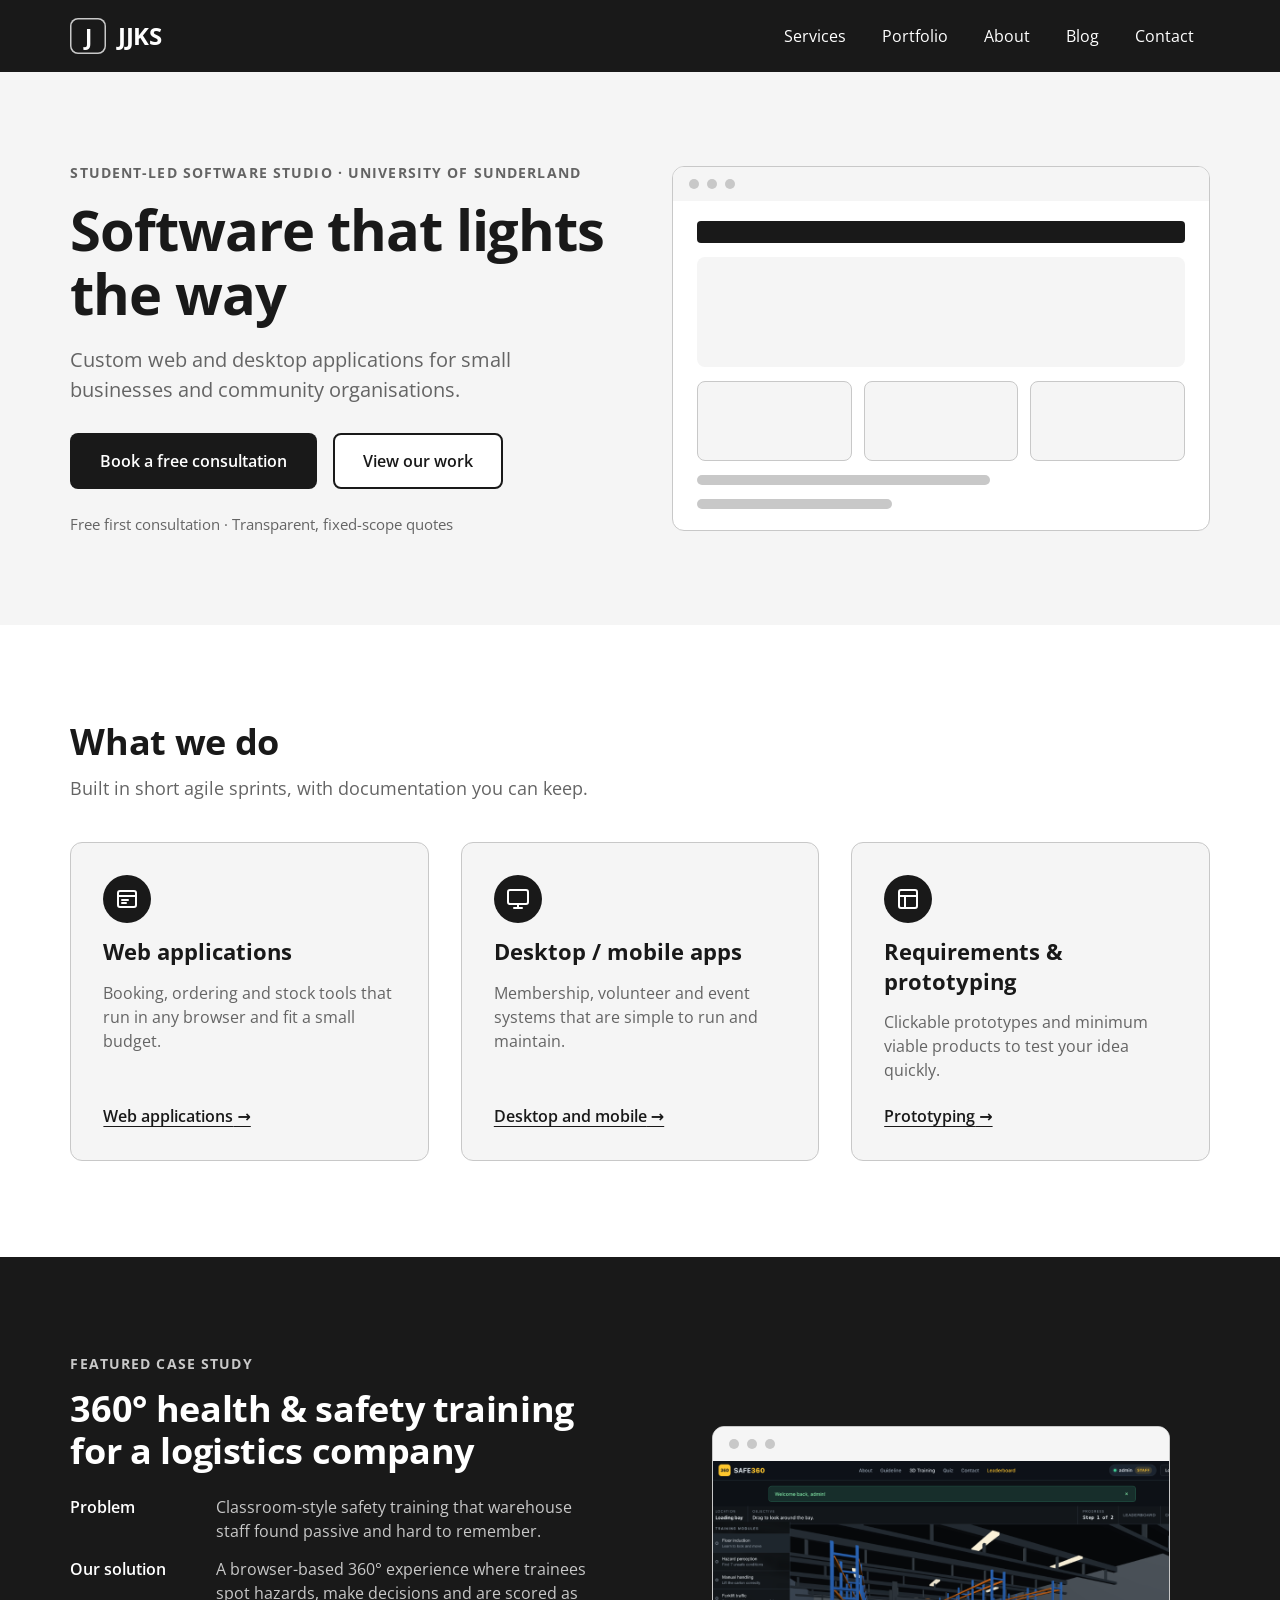
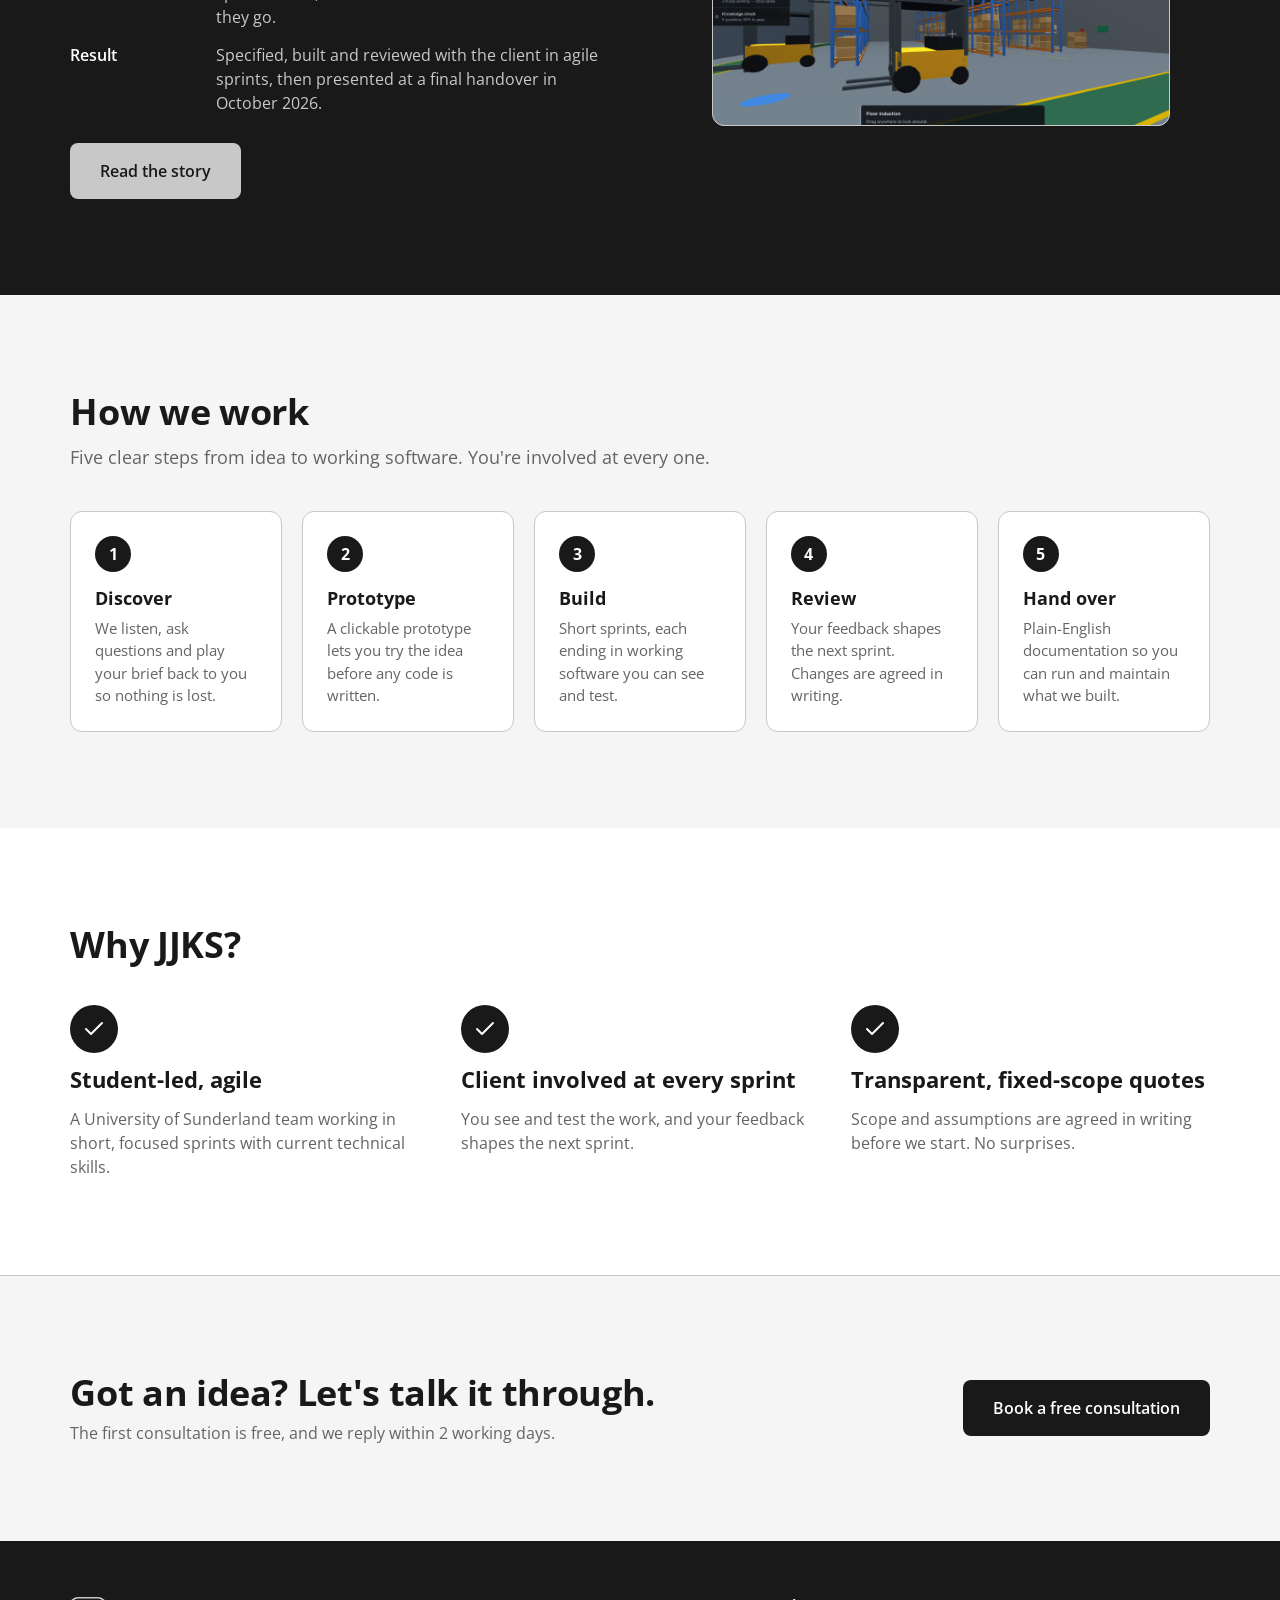
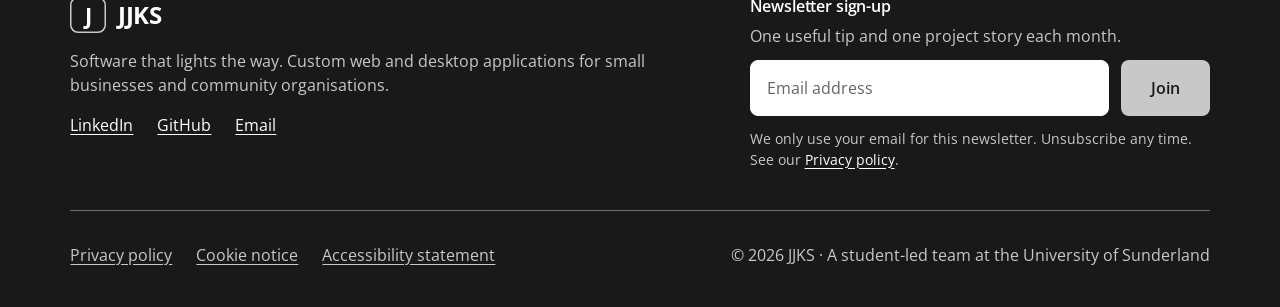
<file: index.html>
<!DOCTYPE html>
<html lang="en-GB">
<head>
  <meta charset="utf-8">
  <meta name="viewport" content="width=device-width, initial-scale=1">
  <title>JJKS | Software that lights the way</title>
  <meta name="description" content="JJKS is a student-led software studio building custom web and desktop applications for small businesses and community organisations. Book a free consultation.">
  <meta name="theme-color" content="#191919">
  <meta property="og:type" content="website">
  <meta property="og:site_name" content="JJKS">
  <meta property="og:title" content="JJKS | Software that lights the way">
  <meta property="og:description" content="JJKS is a student-led software studio building custom web and desktop applications for small businesses and community organisations. Book a free consultation.">
  <meta property="og:image" content="https://YOUR-USERNAME.github.io/jjks/assets/img/og-image.png">
  <meta name="twitter:card" content="summary_large_image">
  <link rel="icon" href="assets/img/favicon.svg" type="image/svg+xml">
  <link rel="icon" href="assets/img/favicon-32.png" sizes="32x32" type="image/png">
  <link rel="apple-touch-icon" href="assets/img/apple-touch-icon.png">
  <link rel="preload" href="assets/fonts/open-sans-latin-400-normal.woff2" as="font" type="font/woff2" crossorigin>
  <link rel="preload" href="assets/fonts/open-sans-latin-700-normal.woff2" as="font" type="font/woff2" crossorigin>
  <link rel="stylesheet" href="css/styles.css">
  <script src="js/main.js" defer></script>
</head>
<body>
<a class="skip-link" href="#main">Skip to main content</a>
<header class="site-header">
  <div class="container">
    <a class="logo" href="index.html">
      <span class="logo__tile" aria-hidden="true">J</span><span class="logo__word">JJKS</span><span class="sr-only"> home</span>
    </a>
    <button class="nav-toggle" type="button" aria-expanded="false" aria-controls="site-nav" aria-label="Open menu">
      <svg class="icon-open" viewBox="0 0 24 24" fill="none" stroke="currentColor" stroke-width="2" stroke-linecap="round" stroke-linejoin="round" aria-hidden="true" focusable="false"><path d="M4 7h16"/><path d="M4 12h16"/><path d="M4 17h16"/></svg><svg class="icon-close" viewBox="0 0 24 24" fill="none" stroke="currentColor" stroke-width="2" stroke-linecap="round" stroke-linejoin="round" aria-hidden="true" focusable="false"><path d="M6 6l12 12"/><path d="M18 6 6 18"/></svg>
    </button>
    <nav class="site-nav" id="site-nav" aria-label="Main">
      <ul><li><a href="services.html">Services</a></li><li><a href="portfolio.html">Portfolio</a></li><li><a href="about.html">About</a></li><li><a href="blog.html">Blog</a></li><li><a href="contact.html">Contact</a></li><li class="nav-cta"><a class="btn btn--light" href="contact.html">Book a free consultation</a></li></ul>
    </nav>
  </div>
</header>
<main id="main" tabindex="-1">
<section class="hero">
  <div class="container hero__grid">
    <div>
      <span class="eyebrow">Student-led software studio · University of Sunderland</span>
      <h1>Software that lights the way</h1>
      <p class="lead">Custom web and desktop applications for small businesses and community organisations.</p>
      <div class="btn-row">
        <a class="btn btn--primary" href="contact.html">Book a free consultation</a>
        <a class="btn btn--secondary" href="portfolio.html">View our work</a>
      </div>
      <p class="hero__trust">Free first consultation · Transparent, fixed-scope quotes</p>
    </div>
    <div class="hero__visual"><div class="mock" aria-hidden="true"><div class="mock__bar"><span></span><span></span><span></span></div><div class="mock__page"><div class="mock__header"></div><div class="mock__hero"></div><div class="mock__cards"><span></span><span></span><span></span></div><div class="mock__line"></div><div class="mock__line mock__line--short"></div></div></div></div>
  </div>
</section>

<section class="section" aria-labelledby="what-we-do">
  <div class="container">
    <div class="section-head">
      <h2 id="what-we-do">What we do</h2>
      <p>Built in short agile sprints, with documentation you can keep.</p>
    </div>
    <div class="grid-3">
      <article class="card"><span class="badge-icon"><svg viewBox="0 0 24 24" fill="none" stroke="currentColor" stroke-width="2" stroke-linecap="round" stroke-linejoin="round" aria-hidden="true" focusable="false"><rect x="3" y="4" width="18" height="16" rx="2"/><path d="M3 9h18"/><path d="M7 13h6"/><path d="M7 16h4"/></svg></span><h3>Web applications</h3>
        <p>Booking, ordering and stock tools that run in any browser and fit a small budget.</p>
        <a class="text-link" href="services.html#web">Web applications<span class="sr-only"> service details</span></a></article>
      <article class="card"><span class="badge-icon"><svg viewBox="0 0 24 24" fill="none" stroke="currentColor" stroke-width="2" stroke-linecap="round" stroke-linejoin="round" aria-hidden="true" focusable="false"><rect x="2" y="3" width="20" height="14" rx="2"/><path d="M8 21h8"/><path d="M12 17v4"/></svg></span><h3>Desktop / mobile apps</h3>
        <p>Membership, volunteer and event systems that are simple to run and maintain.</p>
        <a class="text-link" href="services.html#desktop">Desktop and mobile<span class="sr-only"> service details</span></a></article>
      <article class="card"><span class="badge-icon"><svg viewBox="0 0 24 24" fill="none" stroke="currentColor" stroke-width="2" stroke-linecap="round" stroke-linejoin="round" aria-hidden="true" focusable="false"><rect x="3" y="3" width="18" height="18" rx="2"/><path d="M3 9h18"/><path d="M9 21V9"/></svg></span><h3>Requirements &amp; prototyping</h3>
        <p>Clickable prototypes and minimum viable products to test your idea quickly.</p>
        <a class="text-link" href="services.html#prototyping">Prototyping<span class="sr-only"> service details</span></a></article>
    </div>
  </div>
</section>

<section class="section section--dark on-dark feature" aria-labelledby="featured">
  <div class="container feature__grid">
    <div>
      <span class="eyebrow">Featured case study</span>
      <h2 id="featured">360° health &amp; safety training for a logistics company</h2>
      <dl class="psr">
        <div><dt>Problem</dt><dd>Classroom-style safety training that warehouse staff found passive and hard to remember.</dd></div>
        <div><dt>Our solution</dt><dd>A browser-based 360° experience where trainees spot hazards, make decisions and are scored as they go.</dd></div>
        <div><dt>Result</dt><dd>Specified, built and reviewed with the client in agile sprints, then presented at a final handover in October 2026.</dd></div>
      </dl>
      <a class="btn btn--light" href="case-study-safe360.html">Read the story</a>
    </div>
    <figure class="mock mock--scene" style="aspect-ratio:auto">
      <div class="mock__bar" aria-hidden="true"><span></span><span></span><span></span></div>
      <img src="assets/img/safe360-training.png" alt="Safe360 interactive 360-degree warehouse health and safety training platform with hazard perception modules" width="1024" height="592" loading="lazy">
    </figure>
  </div>
</section>

<section class="section section--off" aria-labelledby="how">
  <div class="container">
    <div class="section-head">
      <h2 id="how">How we work</h2>
      <p>Five clear steps from idea to working software. You're involved at every one.</p>
    </div>

<ol class="steps">
  <li><h3>Discover</h3><p>We listen, ask questions and play your brief back to you so nothing is lost.</p></li>
  <li><h3>Prototype</h3><p>A clickable prototype lets you try the idea before any code is written.</p></li>
  <li><h3>Build</h3><p>Short sprints, each ending in working software you can see and test.</p></li>
  <li><h3>Review</h3><p>Your feedback shapes the next sprint. Changes are agreed in writing.</p></li>
  <li><h3>Hand over</h3><p>Plain-English documentation so you can run and maintain what we built.</p></li>
</ol>
  </div>
</section>

<section class="section" aria-labelledby="why">
  <div class="container">
    <div class="section-head"><h2 id="why">Why JJKS?</h2></div>
    <div class="grid-3">
      <div class="reason"><span class="badge-icon"><svg viewBox="0 0 24 24" fill="none" stroke="currentColor" stroke-width="2" stroke-linecap="round" stroke-linejoin="round" aria-hidden="true" focusable="false"><path d="M20 6 9 17l-5-5"/></svg></span><h3>Student-led, agile</h3><p>A University of Sunderland team working in short, focused sprints with current technical skills.</p></div>
      <div class="reason"><span class="badge-icon"><svg viewBox="0 0 24 24" fill="none" stroke="currentColor" stroke-width="2" stroke-linecap="round" stroke-linejoin="round" aria-hidden="true" focusable="false"><path d="M20 6 9 17l-5-5"/></svg></span><h3>Client involved at every sprint</h3><p>You see and test the work, and your feedback shapes the next sprint.</p></div>
      <div class="reason"><span class="badge-icon"><svg viewBox="0 0 24 24" fill="none" stroke="currentColor" stroke-width="2" stroke-linecap="round" stroke-linejoin="round" aria-hidden="true" focusable="false"><path d="M20 6 9 17l-5-5"/></svg></span><h3>Transparent, fixed-scope quotes</h3><p>Scope and assumptions are agreed in writing before we start. No surprises.</p></div>
    </div>
  </div>
</section>

<section class="section section--off cta-section">
  <div class="container cta-band">
    <div>
      <h2>Got an idea? Let's talk it through.</h2>
      <p>The first consultation is free, and we reply within 2 working days.</p>
    </div>
    <a class="btn btn--primary" href="contact.html">Book a free consultation</a>
  </div>
</section>
</main>
<footer class="site-footer">
  <div class="container">
    <div class="footer__top">
      <div class="footer__company">
        <a class="logo" href="index.html"><span class="logo__tile" aria-hidden="true">J</span><span class="logo__word">JJKS</span><span class="sr-only"> home</span></a>
        <p>Software that lights the way. Custom web and desktop applications for small businesses and community organisations.</p>
        <ul class="footer__links" aria-label="Contact and social">
          <li><a href="https://www.linkedin.com/company/YOUR-PAGE" rel="noopener">LinkedIn</a></li>
          <li><a href="https://github.com/YOUR-ORG" rel="noopener">GitHub</a></li>
          <li><a href="mailto:info@jjks.com">Email</a></li>
        </ul>
      </div>
      <form class="newsletter" action="https://buttondown.com/api/emails/embed-subscribe/YOUR_USERNAME" method="post" novalidate data-validate
            data-not-ready="Thanks! Newsletter sign-up opens soon. In the meantime, follow us on LinkedIn."
            data-success="You're subscribed. Check your inbox to confirm."
            data-error="Sorry, that didn't go through. Please try again or email us.">
        <h2>Newsletter sign-up</h2>
        <p>One useful tip and one project story each month.</p>
        <div class="newsletter__row">
          <label class="sr-only" for="nl-email">Email address</label>
          <input class="input" id="nl-email" name="email" type="email" autocomplete="email" placeholder="Email address" data-required aria-describedby="nl-email-err nl-note">
          <button class="btn btn--light" type="submit">Join</button>
        </div>
        <p class="error" id="nl-email-err">Enter a valid email address.</p>
        <p class="note" id="nl-note">We only use your email for this newsletter. Unsubscribe any time. See our <a href="privacy.html">Privacy policy</a>.</p>
        <p class="form-status" role="status" tabindex="-1"></p>
      </form>
    </div>
    <div class="footer__bottom">
      <ul class="footer__links footer__links--legal" aria-label="Legal">
        <li><a href="privacy.html">Privacy policy</a></li>
        <li><a href="cookies.html">Cookie notice</a></li>
        <li><a href="accessibility.html">Accessibility statement</a></li>
      </ul>
      <p>© <span data-year>2026</span> JJKS · A student-led team at the University of Sunderland</p>
    </div>
  </div>
</footer>
</body>
</html>
</file>
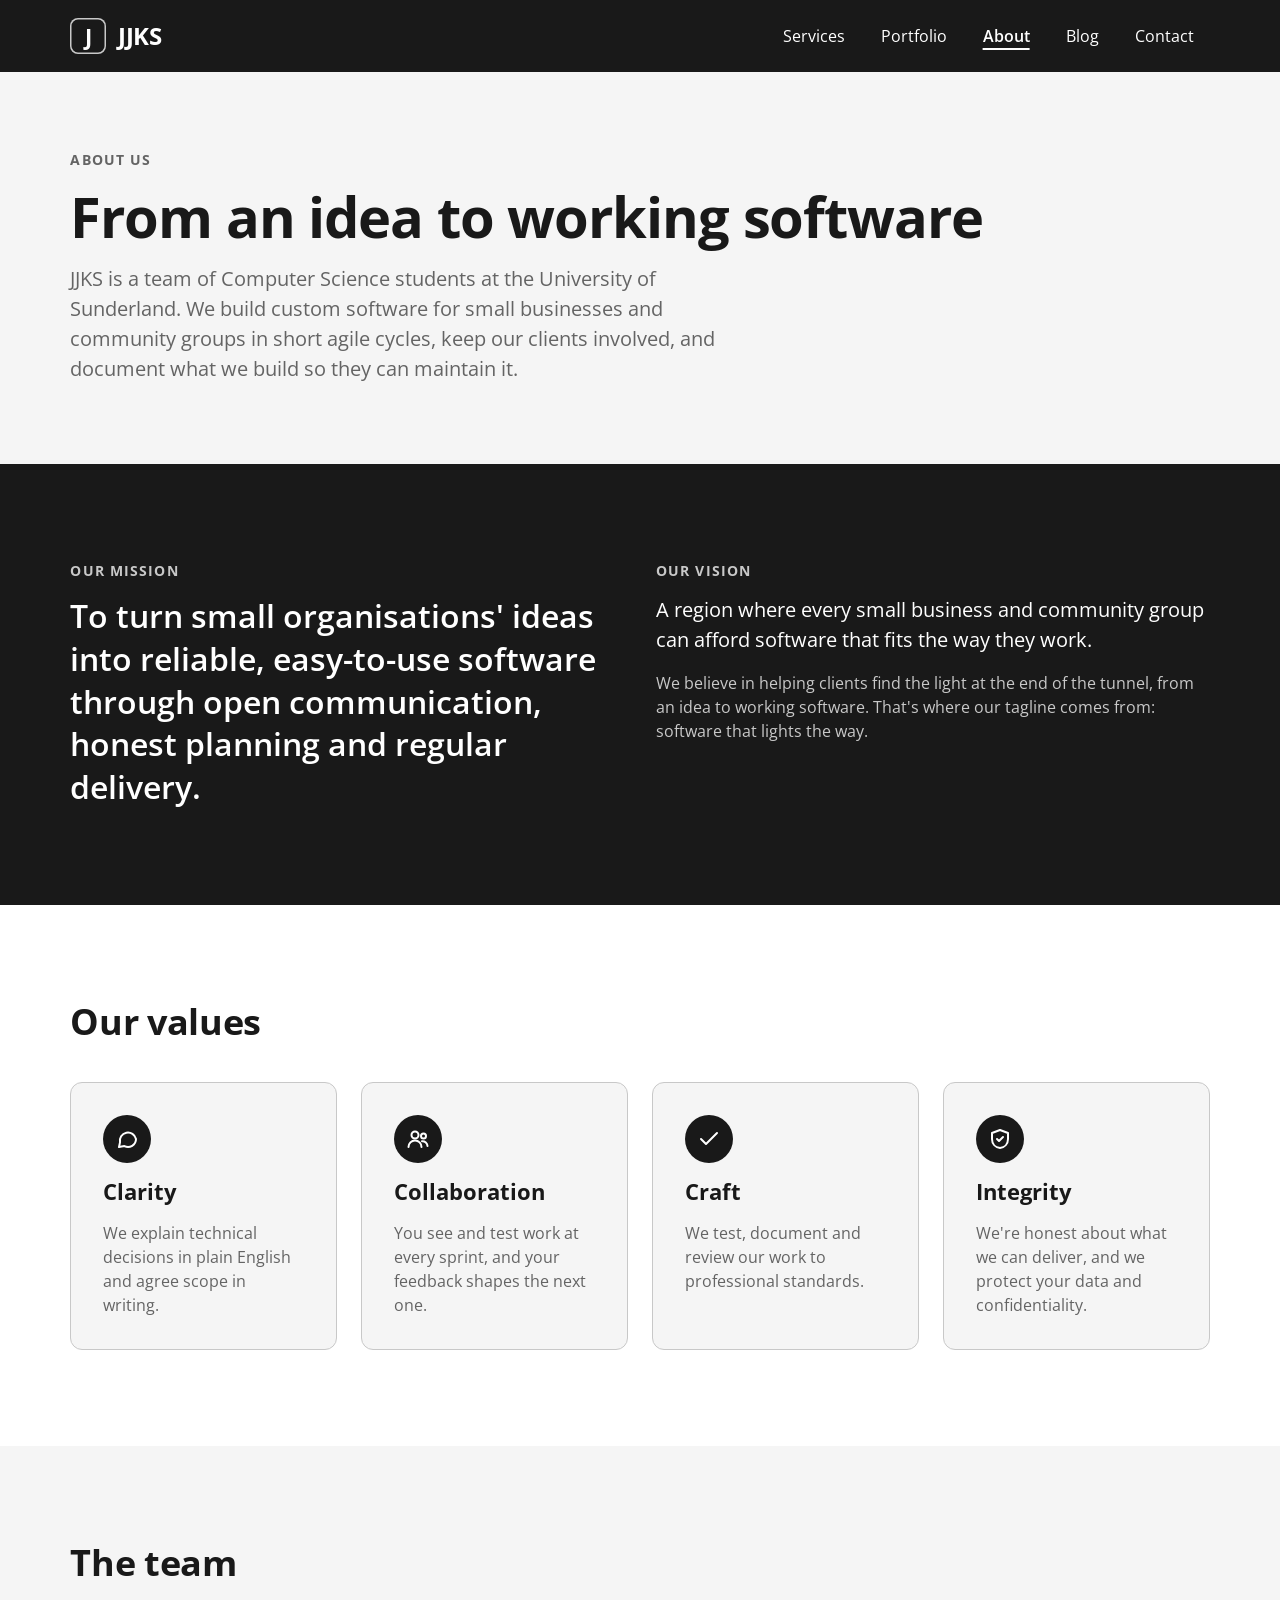
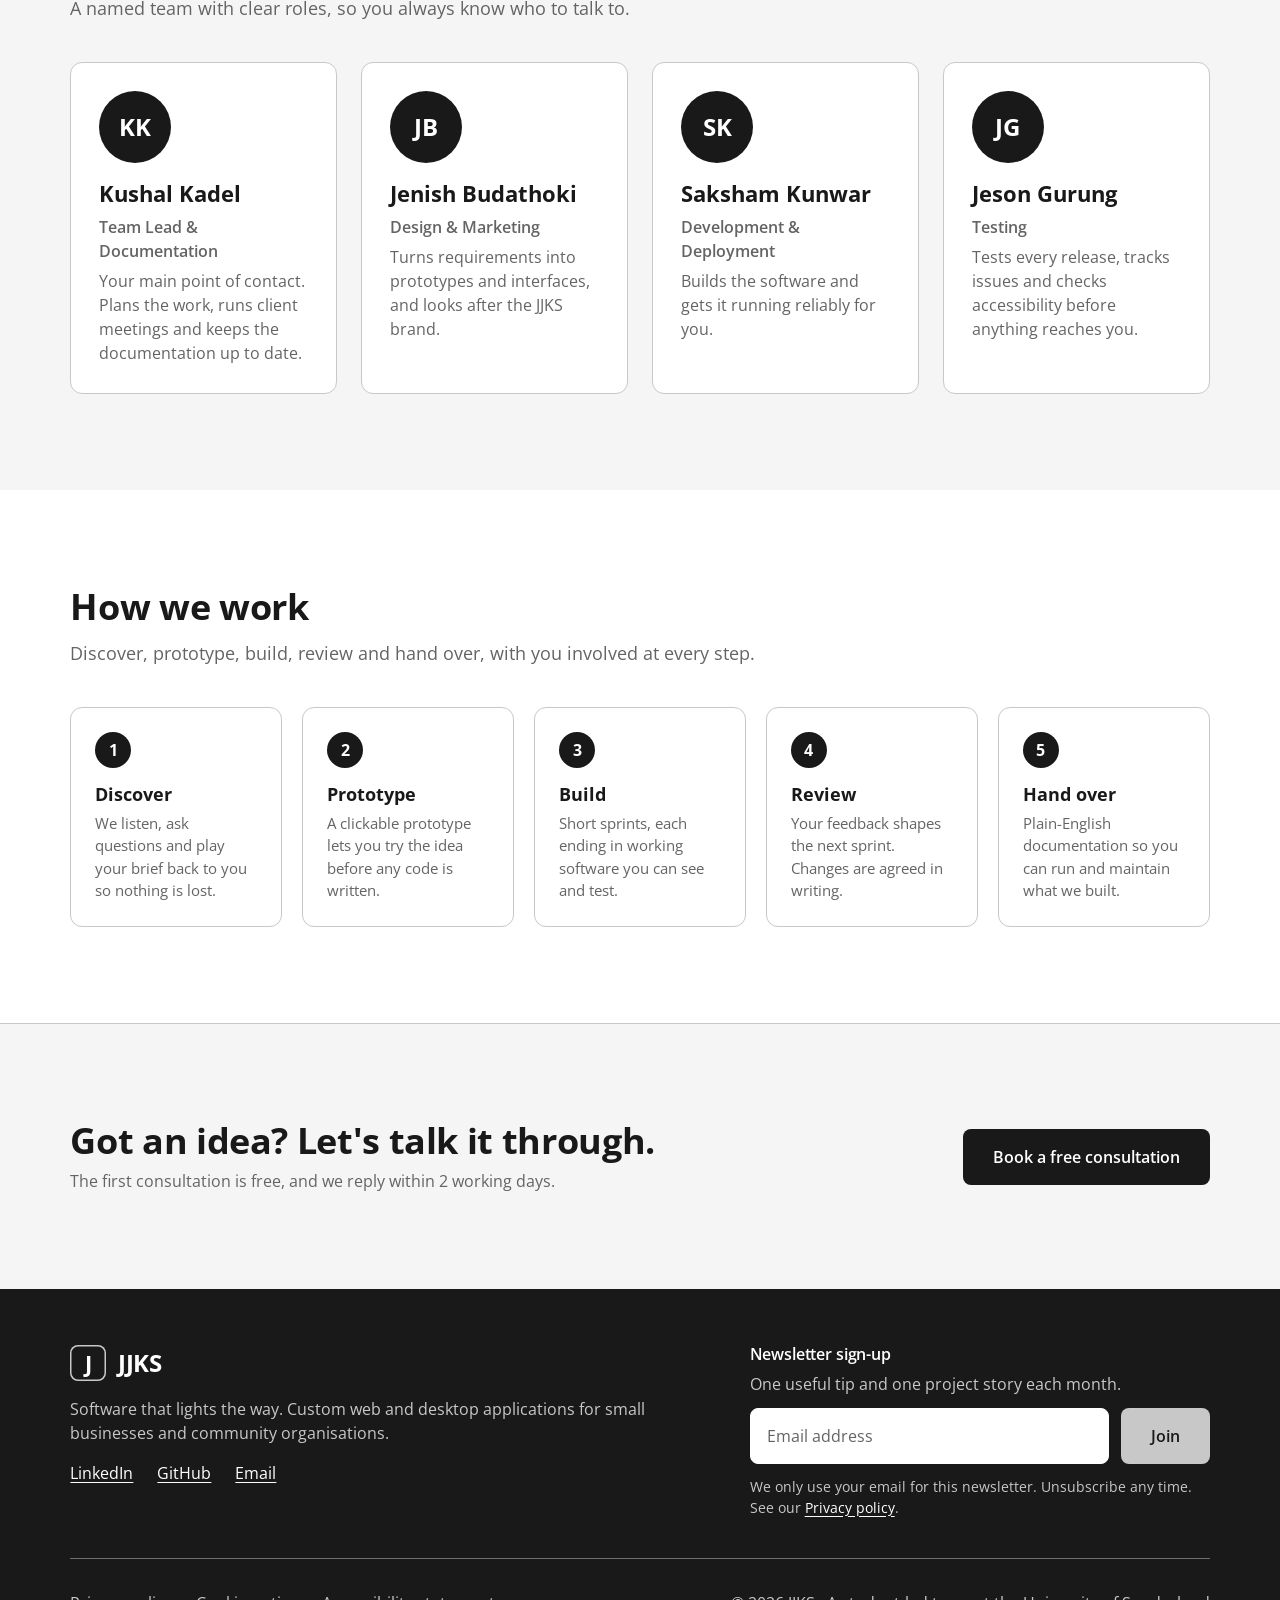
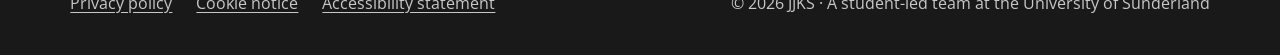
<file: about.html>
<!DOCTYPE html>
<html lang="en-GB">
<head>
  <meta charset="utf-8">
  <meta name="viewport" content="width=device-width, initial-scale=1">
  <title>About us | JJKS</title>
  <meta name="description" content="Meet JJKS, a student-led software team from the University of Sunderland. Our mission, values and the people behind the work.">
  <meta name="theme-color" content="#191919">
  <meta property="og:type" content="website">
  <meta property="og:site_name" content="JJKS">
  <meta property="og:title" content="About us | JJKS">
  <meta property="og:description" content="Meet JJKS, a student-led software team from the University of Sunderland. Our mission, values and the people behind the work.">
  <meta property="og:image" content="https://YOUR-USERNAME.github.io/jjks/assets/img/og-image.png">
  <meta name="twitter:card" content="summary_large_image">
  <link rel="icon" href="assets/img/favicon.svg" type="image/svg+xml">
  <link rel="icon" href="assets/img/favicon-32.png" sizes="32x32" type="image/png">
  <link rel="apple-touch-icon" href="assets/img/apple-touch-icon.png">
  <link rel="preload" href="assets/fonts/open-sans-latin-400-normal.woff2" as="font" type="font/woff2" crossorigin>
  <link rel="preload" href="assets/fonts/open-sans-latin-700-normal.woff2" as="font" type="font/woff2" crossorigin>
  <link rel="stylesheet" href="css/styles.css">
  <script src="js/main.js" defer></script>
</head>
<body>
<a class="skip-link" href="#main">Skip to main content</a>
<header class="site-header">
  <div class="container">
    <a class="logo" href="index.html">
      <span class="logo__tile" aria-hidden="true">J</span><span class="logo__word">JJKS</span><span class="sr-only"> home</span>
    </a>
    <button class="nav-toggle" type="button" aria-expanded="false" aria-controls="site-nav" aria-label="Open menu">
      <svg class="icon-open" viewBox="0 0 24 24" fill="none" stroke="currentColor" stroke-width="2" stroke-linecap="round" stroke-linejoin="round" aria-hidden="true" focusable="false"><path d="M4 7h16"/><path d="M4 12h16"/><path d="M4 17h16"/></svg><svg class="icon-close" viewBox="0 0 24 24" fill="none" stroke="currentColor" stroke-width="2" stroke-linecap="round" stroke-linejoin="round" aria-hidden="true" focusable="false"><path d="M6 6l12 12"/><path d="M18 6 6 18"/></svg>
    </button>
    <nav class="site-nav" id="site-nav" aria-label="Main">
      <ul><li><a href="services.html">Services</a></li><li><a href="portfolio.html">Portfolio</a></li><li><a href="about.html" aria-current="page">About</a></li><li><a href="blog.html">Blog</a></li><li><a href="contact.html">Contact</a></li><li class="nav-cta"><a class="btn btn--light" href="contact.html">Book a free consultation</a></li></ul>
    </nav>
  </div>
</header>
<main id="main" tabindex="-1">
<section class="page-hero">
  <div class="container">
    <span class="eyebrow">About us</span>
    <h1>From an idea to working software</h1>
    <p class="lead">JJKS is a team of Computer Science students at the University of Sunderland. We build custom software for small businesses and community groups in short agile cycles, keep our clients involved, and document what we build so they can maintain it.</p>
  </div>
</section>

<section class="section section--dark on-dark" aria-labelledby="mission-h">
  <div class="container grid-2" style="align-items:start">
    <div>
      <span class="eyebrow" id="mission-h">Our mission</span>
      <p class="mission">To turn small organisations' ideas into reliable, easy-to-use software through open communication, honest planning and regular delivery.</p>
    </div>
    <div>
      <span class="eyebrow">Our vision</span>
      <p style="font-size:1.25rem;color:var(--white)">A region where every small business and community group can afford software that fits the way they work.</p>
      <p class="muted">We believe in helping clients find the light at the end of the tunnel, from an idea to working software. That's where our tagline comes from: software that lights the way.</p>
    </div>
  </div>
</section>

<section class="section" aria-labelledby="values-h">
  <div class="container">
    <div class="section-head"><h2 id="values-h">Our values</h2></div>
    <div class="grid-4">
      <div class="card"><span class="badge-icon"><svg viewBox="0 0 24 24" fill="none" stroke="currentColor" stroke-width="2" stroke-linecap="round" stroke-linejoin="round" aria-hidden="true" focusable="false"><path d="M21 12a8 8 0 0 1-11.6 7.1L4 20l1-4.6A8 8 0 1 1 21 12z"/></svg></span><h3>Clarity</h3><p>We explain technical decisions in plain English and agree scope in writing.</p></div>
      <div class="card"><span class="badge-icon"><svg viewBox="0 0 24 24" fill="none" stroke="currentColor" stroke-width="2" stroke-linecap="round" stroke-linejoin="round" aria-hidden="true" focusable="false"><circle cx="9" cy="8" r="3.5"/><path d="M2.5 20a6.5 6.5 0 0 1 13 0"/><circle cx="17.5" cy="9" r="2.5"/><path d="M16 14.2A5 5 0 0 1 21.5 19"/></svg></span><h3>Collaboration</h3><p>You see and test work at every sprint, and your feedback shapes the next one.</p></div>
      <div class="card"><span class="badge-icon"><svg viewBox="0 0 24 24" fill="none" stroke="currentColor" stroke-width="2" stroke-linecap="round" stroke-linejoin="round" aria-hidden="true" focusable="false"><path d="M20 6 9 17l-5-5"/></svg></span><h3>Craft</h3><p>We test, document and review our work to professional standards.</p></div>
      <div class="card"><span class="badge-icon"><svg viewBox="0 0 24 24" fill="none" stroke="currentColor" stroke-width="2" stroke-linecap="round" stroke-linejoin="round" aria-hidden="true" focusable="false"><path d="M12 3 4 6v6c0 5 3.4 8.5 8 9 4.6-.5 8-4 8-9V6z"/><path d="m9 12 2 2 4-4"/></svg></span><h3>Integrity</h3><p>We're honest about what we can deliver, and we protect your data and confidentiality.</p></div>
    </div>
  </div>
</section>

<section class="section section--off" id="team" aria-labelledby="team-h">
  <div class="container">
    <div class="section-head"><h2 id="team-h">The team</h2><p>A named team with clear roles, so you always know who to talk to.</p></div>
    <div class="grid-4">
      <div class="person"><span class="person__avatar" aria-hidden="true">KK</span><h3>Kushal Kadel</h3><p class="person__role">Team Lead &amp; Documentation</p><p>Your main point of contact. Plans the work, runs client meetings and keeps the documentation up to date.</p></div>
      <div class="person"><span class="person__avatar" aria-hidden="true">JB</span><h3>Jenish Budathoki</h3><p class="person__role">Design &amp; Marketing</p><p>Turns requirements into prototypes and interfaces, and looks after the JJKS brand.</p></div>
      <div class="person"><span class="person__avatar" aria-hidden="true">SK</span><h3>Saksham Kunwar</h3><p class="person__role">Development &amp; Deployment</p><p>Builds the software and gets it running reliably for you.</p></div>
      <div class="person"><span class="person__avatar" aria-hidden="true">JG</span><h3>Jeson Gurung</h3><p class="person__role">Testing</p><p>Tests every release, tracks issues and checks accessibility before anything reaches you.</p></div>
    </div>
  </div>
</section>

<section class="section" id="how-we-work" aria-labelledby="how-h">
  <div class="container">
    <div class="section-head"><h2 id="how-h">How we work</h2><p>Discover, prototype, build, review and hand over, with you involved at every step.</p></div>

<ol class="steps">
  <li><h3>Discover</h3><p>We listen, ask questions and play your brief back to you so nothing is lost.</p></li>
  <li><h3>Prototype</h3><p>A clickable prototype lets you try the idea before any code is written.</p></li>
  <li><h3>Build</h3><p>Short sprints, each ending in working software you can see and test.</p></li>
  <li><h3>Review</h3><p>Your feedback shapes the next sprint. Changes are agreed in writing.</p></li>
  <li><h3>Hand over</h3><p>Plain-English documentation so you can run and maintain what we built.</p></li>
</ol>
  </div>
</section>

<section class="section section--off cta-section">
  <div class="container cta-band">
    <div>
      <h2>Got an idea? Let's talk it through.</h2>
      <p>The first consultation is free, and we reply within 2 working days.</p>
    </div>
    <a class="btn btn--primary" href="contact.html">Book a free consultation</a>
  </div>
</section>
</main>
<footer class="site-footer">
  <div class="container">
    <div class="footer__top">
      <div class="footer__company">
        <a class="logo" href="index.html"><span class="logo__tile" aria-hidden="true">J</span><span class="logo__word">JJKS</span><span class="sr-only"> home</span></a>
        <p>Software that lights the way. Custom web and desktop applications for small businesses and community organisations.</p>
        <ul class="footer__links" aria-label="Contact and social">
          <li><a href="https://www.linkedin.com/company/YOUR-PAGE" rel="noopener">LinkedIn</a></li>
          <li><a href="https://github.com/YOUR-ORG" rel="noopener">GitHub</a></li>
          <li><a href="mailto:info@jjks.com">Email</a></li>
        </ul>
      </div>
      <form class="newsletter" action="https://buttondown.com/api/emails/embed-subscribe/YOUR_USERNAME" method="post" novalidate data-validate
            data-not-ready="Thanks! Newsletter sign-up opens soon. In the meantime, follow us on LinkedIn."
            data-success="You're subscribed. Check your inbox to confirm."
            data-error="Sorry, that didn't go through. Please try again or email us.">
        <h2>Newsletter sign-up</h2>
        <p>One useful tip and one project story each month.</p>
        <div class="newsletter__row">
          <label class="sr-only" for="nl-email">Email address</label>
          <input class="input" id="nl-email" name="email" type="email" autocomplete="email" placeholder="Email address" data-required aria-describedby="nl-email-err nl-note">
          <button class="btn btn--light" type="submit">Join</button>
        </div>
        <p class="error" id="nl-email-err">Enter a valid email address.</p>
        <p class="note" id="nl-note">We only use your email for this newsletter. Unsubscribe any time. See our <a href="privacy.html">Privacy policy</a>.</p>
        <p class="form-status" role="status" tabindex="-1"></p>
      </form>
    </div>
    <div class="footer__bottom">
      <ul class="footer__links footer__links--legal" aria-label="Legal">
        <li><a href="privacy.html">Privacy policy</a></li>
        <li><a href="cookies.html">Cookie notice</a></li>
        <li><a href="accessibility.html">Accessibility statement</a></li>
      </ul>
      <p>© <span data-year>2026</span> JJKS · A student-led team at the University of Sunderland</p>
    </div>
  </div>
</footer>
</body>
</html>
</file>
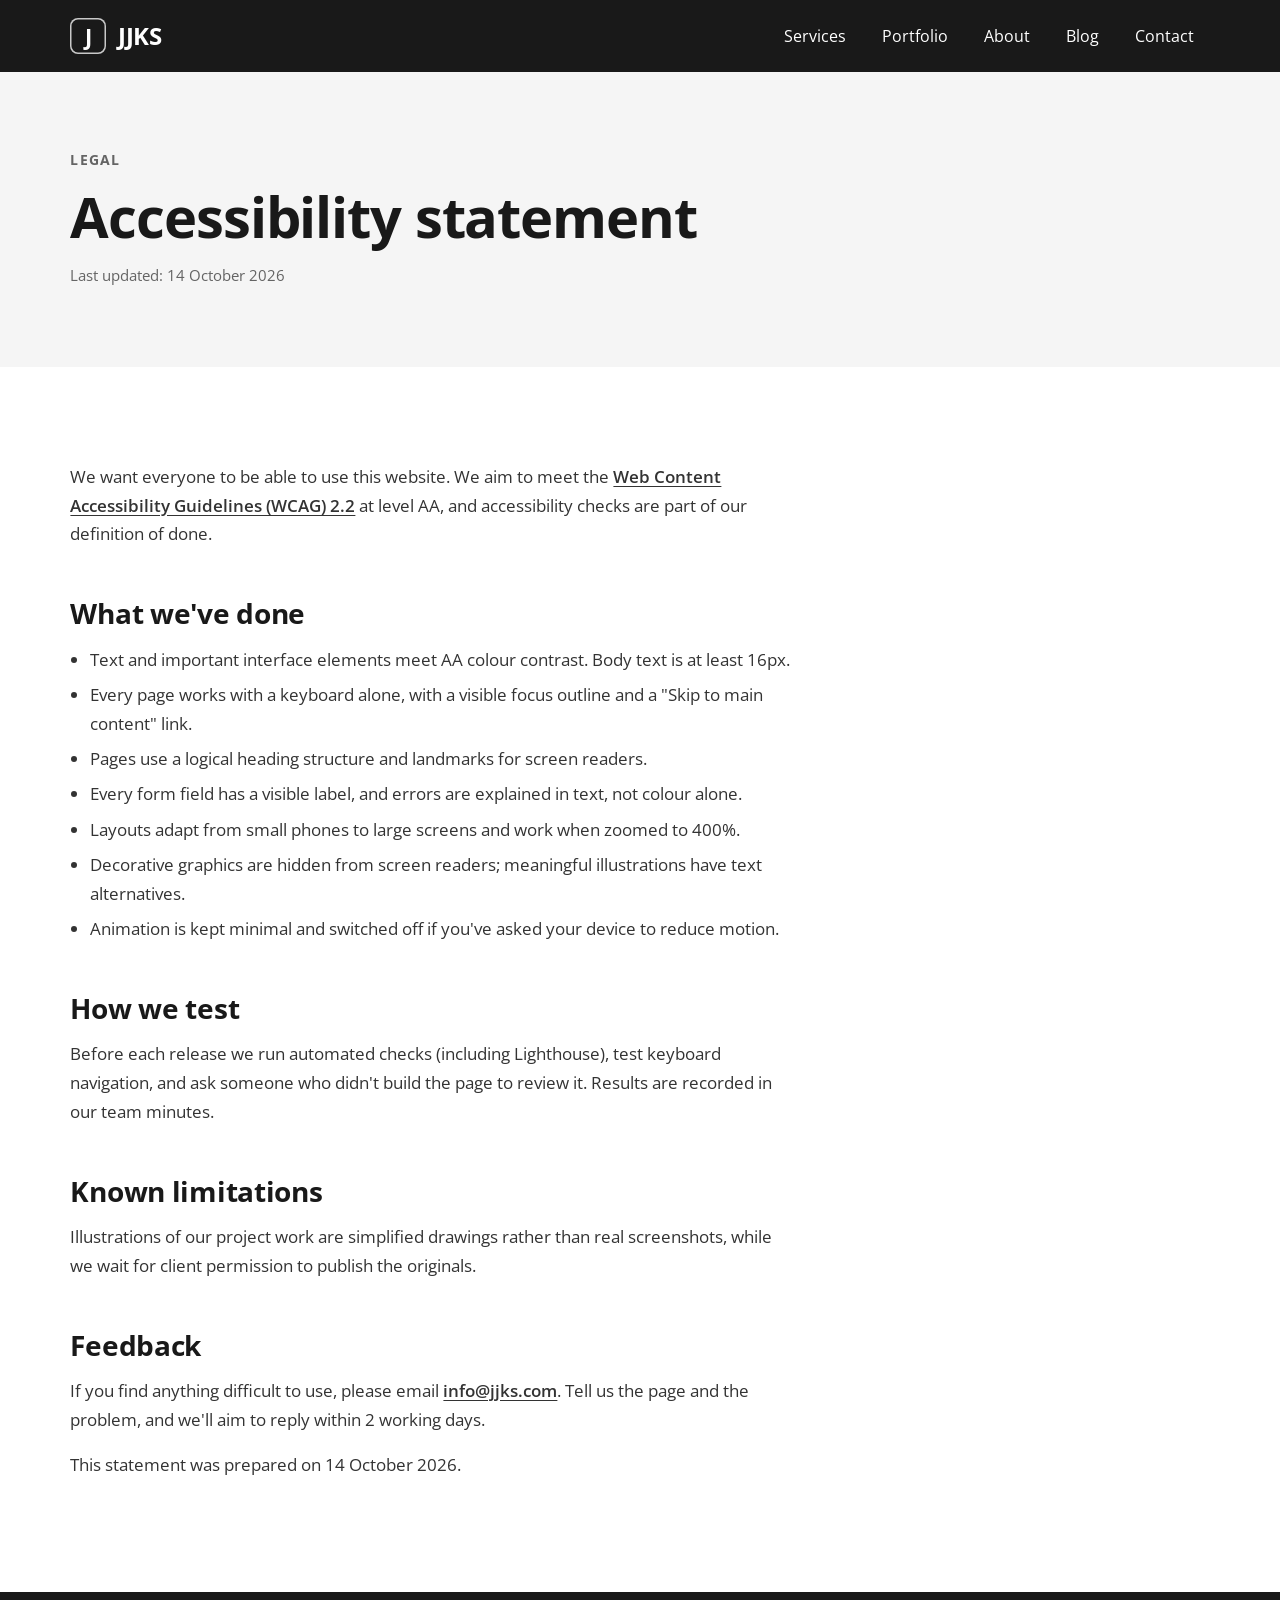
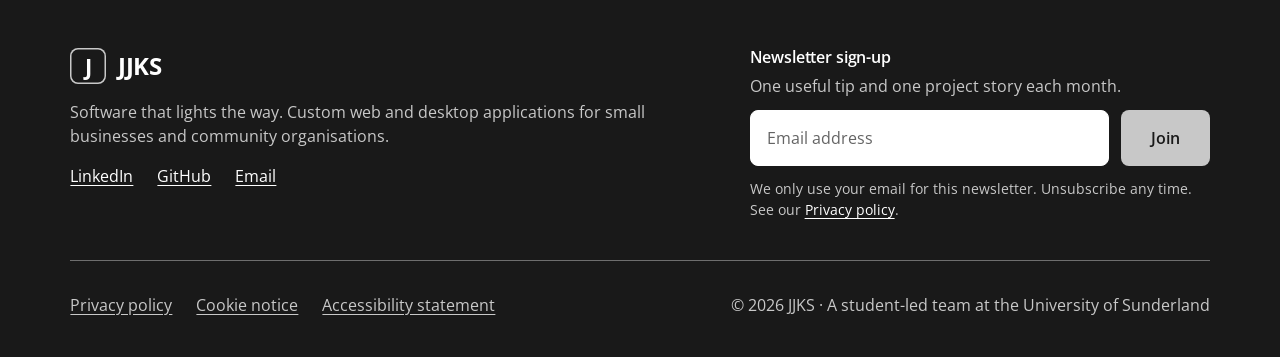
<file: accessibility.html>
<!DOCTYPE html>
<html lang="en-GB">
<head>
  <meta charset="utf-8">
  <meta name="viewport" content="width=device-width, initial-scale=1">
  <title>Accessibility statement | JJKS</title>
  <meta name="description" content="JJKS aims to meet WCAG 2.2 level AA. How we make this site accessible and how to report a problem.">
  <meta name="theme-color" content="#191919">
  <meta property="og:type" content="website">
  <meta property="og:site_name" content="JJKS">
  <meta property="og:title" content="Accessibility statement | JJKS">
  <meta property="og:description" content="JJKS aims to meet WCAG 2.2 level AA. How we make this site accessible and how to report a problem.">
  <meta property="og:image" content="https://YOUR-USERNAME.github.io/jjks/assets/img/og-image.png">
  <meta name="twitter:card" content="summary_large_image">
  <link rel="icon" href="assets/img/favicon.svg" type="image/svg+xml">
  <link rel="icon" href="assets/img/favicon-32.png" sizes="32x32" type="image/png">
  <link rel="apple-touch-icon" href="assets/img/apple-touch-icon.png">
  <link rel="preload" href="assets/fonts/open-sans-latin-400-normal.woff2" as="font" type="font/woff2" crossorigin>
  <link rel="preload" href="assets/fonts/open-sans-latin-700-normal.woff2" as="font" type="font/woff2" crossorigin>
  <link rel="stylesheet" href="css/styles.css">
  <script src="js/main.js" defer></script>
</head>
<body>
<a class="skip-link" href="#main">Skip to main content</a>
<header class="site-header">
  <div class="container">
    <a class="logo" href="index.html">
      <span class="logo__tile" aria-hidden="true">J</span><span class="logo__word">JJKS</span><span class="sr-only"> home</span>
    </a>
    <button class="nav-toggle" type="button" aria-expanded="false" aria-controls="site-nav" aria-label="Open menu">
      <svg class="icon-open" viewBox="0 0 24 24" fill="none" stroke="currentColor" stroke-width="2" stroke-linecap="round" stroke-linejoin="round" aria-hidden="true" focusable="false"><path d="M4 7h16"/><path d="M4 12h16"/><path d="M4 17h16"/></svg><svg class="icon-close" viewBox="0 0 24 24" fill="none" stroke="currentColor" stroke-width="2" stroke-linecap="round" stroke-linejoin="round" aria-hidden="true" focusable="false"><path d="M6 6l12 12"/><path d="M18 6 6 18"/></svg>
    </button>
    <nav class="site-nav" id="site-nav" aria-label="Main">
      <ul><li><a href="services.html">Services</a></li><li><a href="portfolio.html">Portfolio</a></li><li><a href="about.html">About</a></li><li><a href="blog.html">Blog</a></li><li><a href="contact.html">Contact</a></li><li class="nav-cta"><a class="btn btn--light" href="contact.html">Book a free consultation</a></li></ul>
    </nav>
  </div>
</header>
<main id="main" tabindex="-1">
<section class="page-hero"><div class="container"><span class="eyebrow">Legal</span><h1>Accessibility statement</h1>
<p class="meta"><span>Last updated: 14 October 2026</span></p></div></section>
<div class="section"><div class="container"><div class="prose">

<p>We want everyone to be able to use this website. We aim to meet the <a href="https://www.w3.org/TR/WCAG22/" rel="noopener">Web Content Accessibility Guidelines (WCAG) 2.2</a> at level AA, and accessibility checks are part of our definition of done.</p>
<h2>What we've done</h2>
<ul>
<li>Text and important interface elements meet AA colour contrast. Body text is at least 16px.</li>
<li>Every page works with a keyboard alone, with a visible focus outline and a "Skip to main content" link.</li>
<li>Pages use a logical heading structure and landmarks for screen readers.</li>
<li>Every form field has a visible label, and errors are explained in text, not colour alone.</li>
<li>Layouts adapt from small phones to large screens and work when zoomed to 400%.</li>
<li>Decorative graphics are hidden from screen readers; meaningful illustrations have text alternatives.</li>
<li>Animation is kept minimal and switched off if you've asked your device to reduce motion.</li>
</ul>
<h2>How we test</h2>
<p>Before each release we run automated checks (including Lighthouse), test keyboard navigation, and ask someone who didn't build the page to review it. Results are recorded in our team minutes.</p>
<h2>Known limitations</h2>
<p>Illustrations of our project work are simplified drawings rather than real screenshots, while we wait for client permission to publish the originals.</p>
<h2>Feedback</h2>
<p>If you find anything difficult to use, please email <a href="mailto:info@jjks.com">info@jjks.com</a>. Tell us the page and the problem, and we'll aim to reply within 2 working days.</p>
<p>This statement was prepared on 14 October 2026.</p>
</div></div></div>
</main>
<footer class="site-footer">
  <div class="container">
    <div class="footer__top">
      <div class="footer__company">
        <a class="logo" href="index.html"><span class="logo__tile" aria-hidden="true">J</span><span class="logo__word">JJKS</span><span class="sr-only"> home</span></a>
        <p>Software that lights the way. Custom web and desktop applications for small businesses and community organisations.</p>
        <ul class="footer__links" aria-label="Contact and social">
          <li><a href="https://www.linkedin.com/company/YOUR-PAGE" rel="noopener">LinkedIn</a></li>
          <li><a href="https://github.com/YOUR-ORG" rel="noopener">GitHub</a></li>
          <li><a href="mailto:info@jjks.com">Email</a></li>
        </ul>
      </div>
      <form class="newsletter" action="https://buttondown.com/api/emails/embed-subscribe/YOUR_USERNAME" method="post" novalidate data-validate
            data-not-ready="Thanks! Newsletter sign-up opens soon. In the meantime, follow us on LinkedIn."
            data-success="You're subscribed. Check your inbox to confirm."
            data-error="Sorry, that didn't go through. Please try again or email us.">
        <h2>Newsletter sign-up</h2>
        <p>One useful tip and one project story each month.</p>
        <div class="newsletter__row">
          <label class="sr-only" for="nl-email">Email address</label>
          <input class="input" id="nl-email" name="email" type="email" autocomplete="email" placeholder="Email address" data-required aria-describedby="nl-email-err nl-note">
          <button class="btn btn--light" type="submit">Join</button>
        </div>
        <p class="error" id="nl-email-err">Enter a valid email address.</p>
        <p class="note" id="nl-note">We only use your email for this newsletter. Unsubscribe any time. See our <a href="privacy.html">Privacy policy</a>.</p>
        <p class="form-status" role="status" tabindex="-1"></p>
      </form>
    </div>
    <div class="footer__bottom">
      <ul class="footer__links footer__links--legal" aria-label="Legal">
        <li><a href="privacy.html">Privacy policy</a></li>
        <li><a href="cookies.html">Cookie notice</a></li>
        <li><a href="accessibility.html">Accessibility statement</a></li>
      </ul>
      <p>© <span data-year>2026</span> JJKS · A student-led team at the University of Sunderland</p>
    </div>
  </div>
</footer>
</body>
</html>
</file>
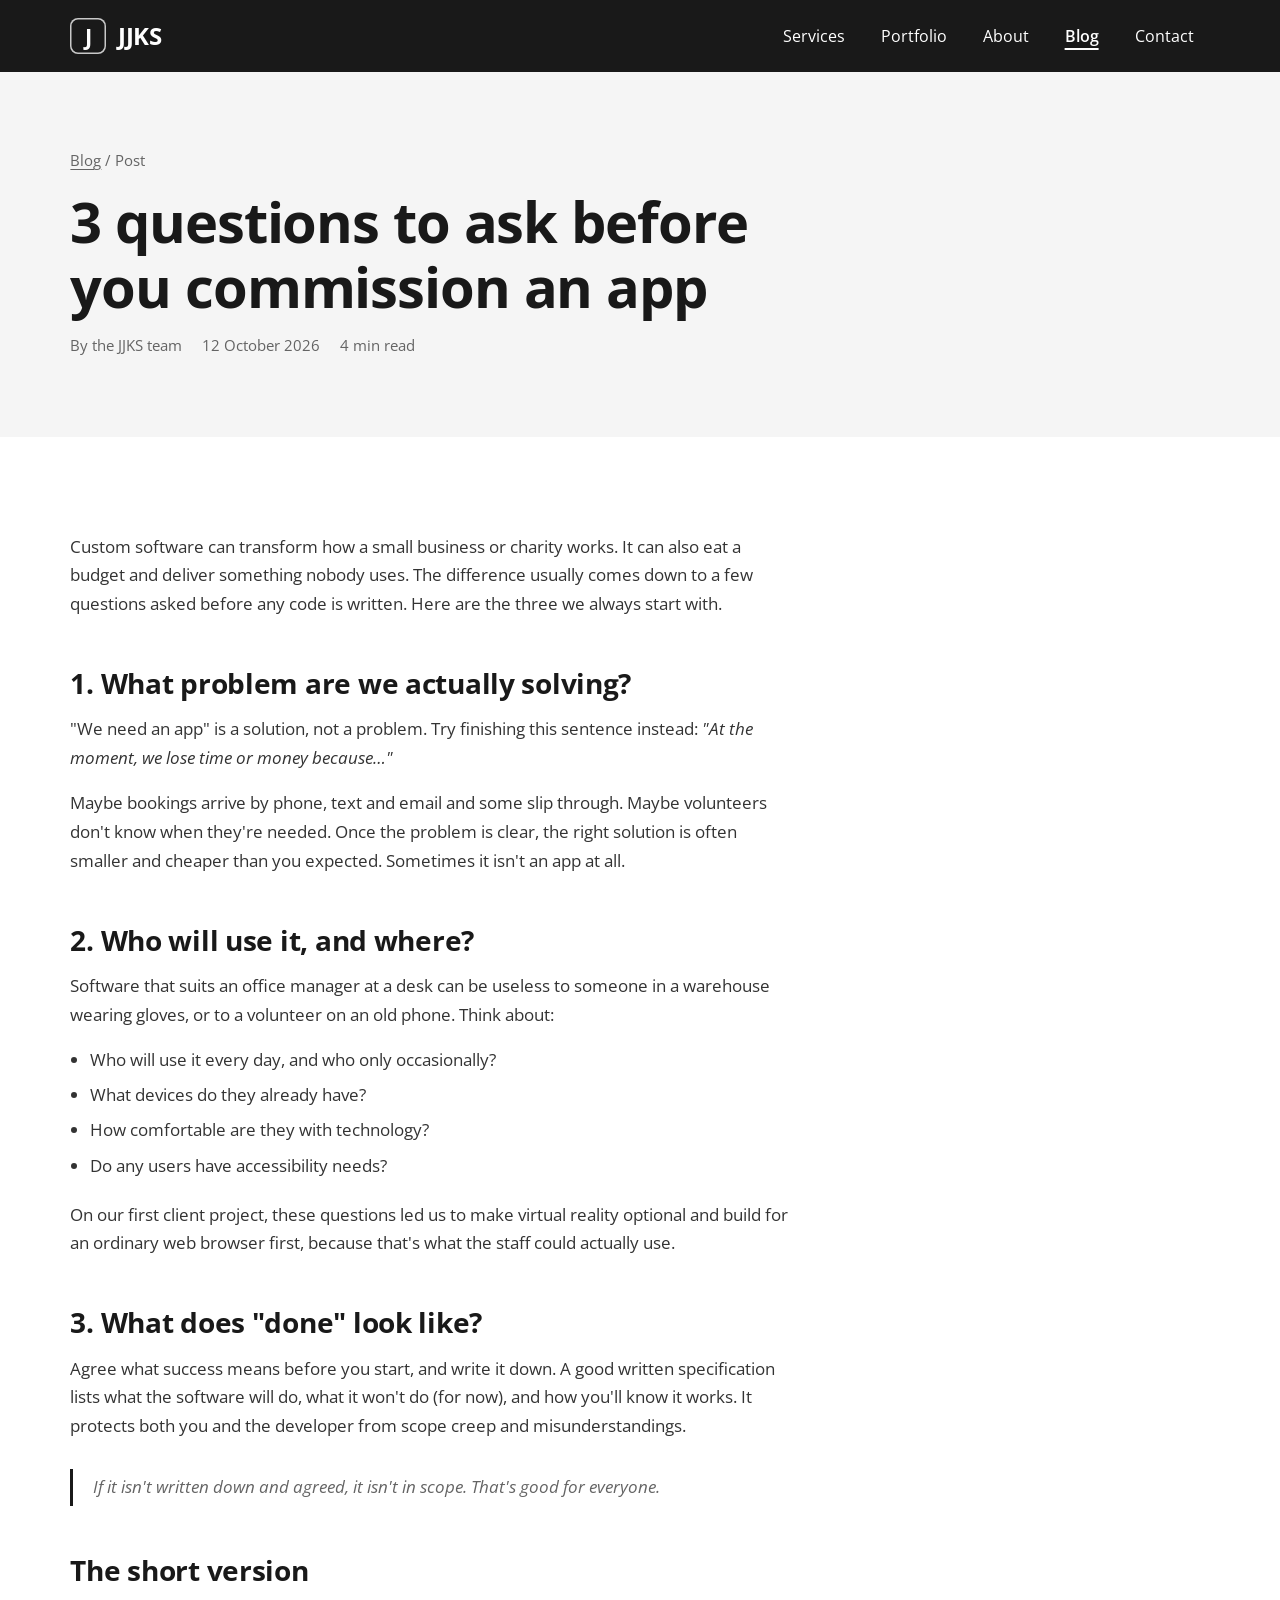
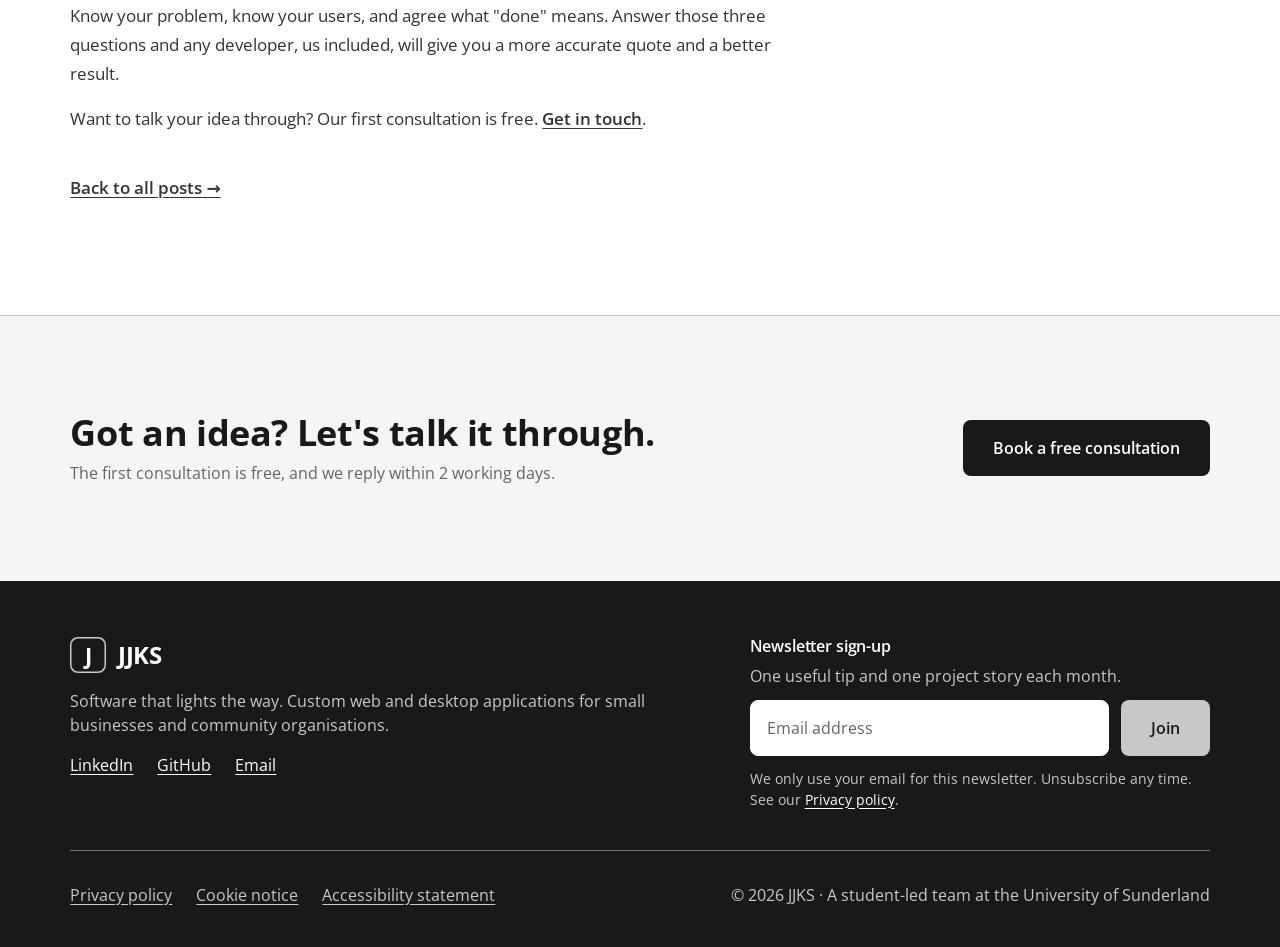
<file: blog-3-questions-before-you-commission-an-app.html>
<!DOCTYPE html>
<html lang="en-GB">
<head>
  <meta charset="utf-8">
  <meta name="viewport" content="width=device-width, initial-scale=1">
  <title>3 questions to ask before you commission an app | JJKS</title>
  <meta name="description" content="Before you spend anything on custom software, these three questions will save you time, money and frustration.">
  <meta name="theme-color" content="#191919">
  <meta property="og:type" content="website">
  <meta property="og:site_name" content="JJKS">
  <meta property="og:title" content="3 questions to ask before you commission an app | JJKS">
  <meta property="og:description" content="Before you spend anything on custom software, these three questions will save you time, money and frustration.">
  <meta property="og:image" content="https://YOUR-USERNAME.github.io/jjks/assets/img/og-image.png">
  <meta name="twitter:card" content="summary_large_image">
  <link rel="icon" href="assets/img/favicon.svg" type="image/svg+xml">
  <link rel="icon" href="assets/img/favicon-32.png" sizes="32x32" type="image/png">
  <link rel="apple-touch-icon" href="assets/img/apple-touch-icon.png">
  <link rel="preload" href="assets/fonts/open-sans-latin-400-normal.woff2" as="font" type="font/woff2" crossorigin>
  <link rel="preload" href="assets/fonts/open-sans-latin-700-normal.woff2" as="font" type="font/woff2" crossorigin>
  <link rel="stylesheet" href="css/styles.css">
  <script src="js/main.js" defer></script>
</head>
<body>
<a class="skip-link" href="#main">Skip to main content</a>
<header class="site-header">
  <div class="container">
    <a class="logo" href="index.html">
      <span class="logo__tile" aria-hidden="true">J</span><span class="logo__word">JJKS</span><span class="sr-only"> home</span>
    </a>
    <button class="nav-toggle" type="button" aria-expanded="false" aria-controls="site-nav" aria-label="Open menu">
      <svg class="icon-open" viewBox="0 0 24 24" fill="none" stroke="currentColor" stroke-width="2" stroke-linecap="round" stroke-linejoin="round" aria-hidden="true" focusable="false"><path d="M4 7h16"/><path d="M4 12h16"/><path d="M4 17h16"/></svg><svg class="icon-close" viewBox="0 0 24 24" fill="none" stroke="currentColor" stroke-width="2" stroke-linecap="round" stroke-linejoin="round" aria-hidden="true" focusable="false"><path d="M6 6l12 12"/><path d="M18 6 6 18"/></svg>
    </button>
    <nav class="site-nav" id="site-nav" aria-label="Main">
      <ul><li><a href="services.html">Services</a></li><li><a href="portfolio.html">Portfolio</a></li><li><a href="about.html">About</a></li><li><a href="blog.html" aria-current="page">Blog</a></li><li><a href="contact.html">Contact</a></li><li class="nav-cta"><a class="btn btn--light" href="contact.html">Book a free consultation</a></li></ul>
    </nav>
  </div>
</header>
<main id="main" tabindex="-1">
<article>
  <section class="page-hero">
    <div class="container">
      <p class="breadcrumb"><a href="blog.html">Blog</a> / Post</p>
      <h1 style="max-width:22ch">3 questions to ask before you commission an app</h1>
      <p class="meta"><span>By the JJKS team</span><time datetime="2026-10-12">12 October 2026</time><span>4 min read</span></p>
    </div>
  </section>
  <div class="section"><div class="container"><div class="prose">

    <p>Custom software can transform how a small business or charity works. It can also eat a budget and deliver something nobody uses. The difference usually comes down to a few questions asked before any code is written. Here are the three we always start with.</p>
    <h2>1. What problem are we actually solving?</h2>
    <p>"We need an app" is a solution, not a problem. Try finishing this sentence instead: <em>"At the moment, we lose time or money because…"</em></p>
    <p>Maybe bookings arrive by phone, text and email and some slip through. Maybe volunteers don't know when they're needed. Once the problem is clear, the right solution is often smaller and cheaper than you expected. Sometimes it isn't an app at all.</p>
    <h2>2. Who will use it, and where?</h2>
    <p>Software that suits an office manager at a desk can be useless to someone in a warehouse wearing gloves, or to a volunteer on an old phone. Think about:</p>
    <ul>
      <li>Who will use it every day, and who only occasionally?</li>
      <li>What devices do they already have?</li>
      <li>How comfortable are they with technology?</li>
      <li>Do any users have accessibility needs?</li>
    </ul>
    <p>On our first client project, these questions led us to make virtual reality optional and build for an ordinary web browser first, because that's what the staff could actually use.</p>
    <h2>3. What does "done" look like?</h2>
    <p>Agree what success means before you start, and write it down. A good written specification lists what the software will do, what it won't do (for now), and how you'll know it works. It protects both you and the developer from scope creep and misunderstandings.</p>
    <blockquote>If it isn't written down and agreed, it isn't in scope. That's good for everyone.</blockquote>
    <h2>The short version</h2>
    <p>Know your problem, know your users, and agree what "done" means. Answer those three questions and any developer, us included, will give you a more accurate quote and a better result.</p>
    <p>Want to talk your idea through? Our first consultation is free. <a href="contact.html">Get in touch</a>.</p>
    <p style="margin-top:40px"><a class="text-link" href="blog.html">Back to all posts</a></p>
  </div></div></div>
</article>

<section class="section section--off cta-section">
  <div class="container cta-band">
    <div>
      <h2>Got an idea? Let's talk it through.</h2>
      <p>The first consultation is free, and we reply within 2 working days.</p>
    </div>
    <a class="btn btn--primary" href="contact.html">Book a free consultation</a>
  </div>
</section>
</main>
<footer class="site-footer">
  <div class="container">
    <div class="footer__top">
      <div class="footer__company">
        <a class="logo" href="index.html"><span class="logo__tile" aria-hidden="true">J</span><span class="logo__word">JJKS</span><span class="sr-only"> home</span></a>
        <p>Software that lights the way. Custom web and desktop applications for small businesses and community organisations.</p>
        <ul class="footer__links" aria-label="Contact and social">
          <li><a href="https://www.linkedin.com/company/YOUR-PAGE" rel="noopener">LinkedIn</a></li>
          <li><a href="https://github.com/YOUR-ORG" rel="noopener">GitHub</a></li>
          <li><a href="mailto:info@jjks.com">Email</a></li>
        </ul>
      </div>
      <form class="newsletter" action="https://buttondown.com/api/emails/embed-subscribe/YOUR_USERNAME" method="post" novalidate data-validate
            data-not-ready="Thanks! Newsletter sign-up opens soon. In the meantime, follow us on LinkedIn."
            data-success="You're subscribed. Check your inbox to confirm."
            data-error="Sorry, that didn't go through. Please try again or email us.">
        <h2>Newsletter sign-up</h2>
        <p>One useful tip and one project story each month.</p>
        <div class="newsletter__row">
          <label class="sr-only" for="nl-email">Email address</label>
          <input class="input" id="nl-email" name="email" type="email" autocomplete="email" placeholder="Email address" data-required aria-describedby="nl-email-err nl-note">
          <button class="btn btn--light" type="submit">Join</button>
        </div>
        <p class="error" id="nl-email-err">Enter a valid email address.</p>
        <p class="note" id="nl-note">We only use your email for this newsletter. Unsubscribe any time. See our <a href="privacy.html">Privacy policy</a>.</p>
        <p class="form-status" role="status" tabindex="-1"></p>
      </form>
    </div>
    <div class="footer__bottom">
      <ul class="footer__links footer__links--legal" aria-label="Legal">
        <li><a href="privacy.html">Privacy policy</a></li>
        <li><a href="cookies.html">Cookie notice</a></li>
        <li><a href="accessibility.html">Accessibility statement</a></li>
      </ul>
      <p>© <span data-year>2026</span> JJKS · A student-led team at the University of Sunderland</p>
    </div>
  </div>
</footer>
</body>
</html>
</file>
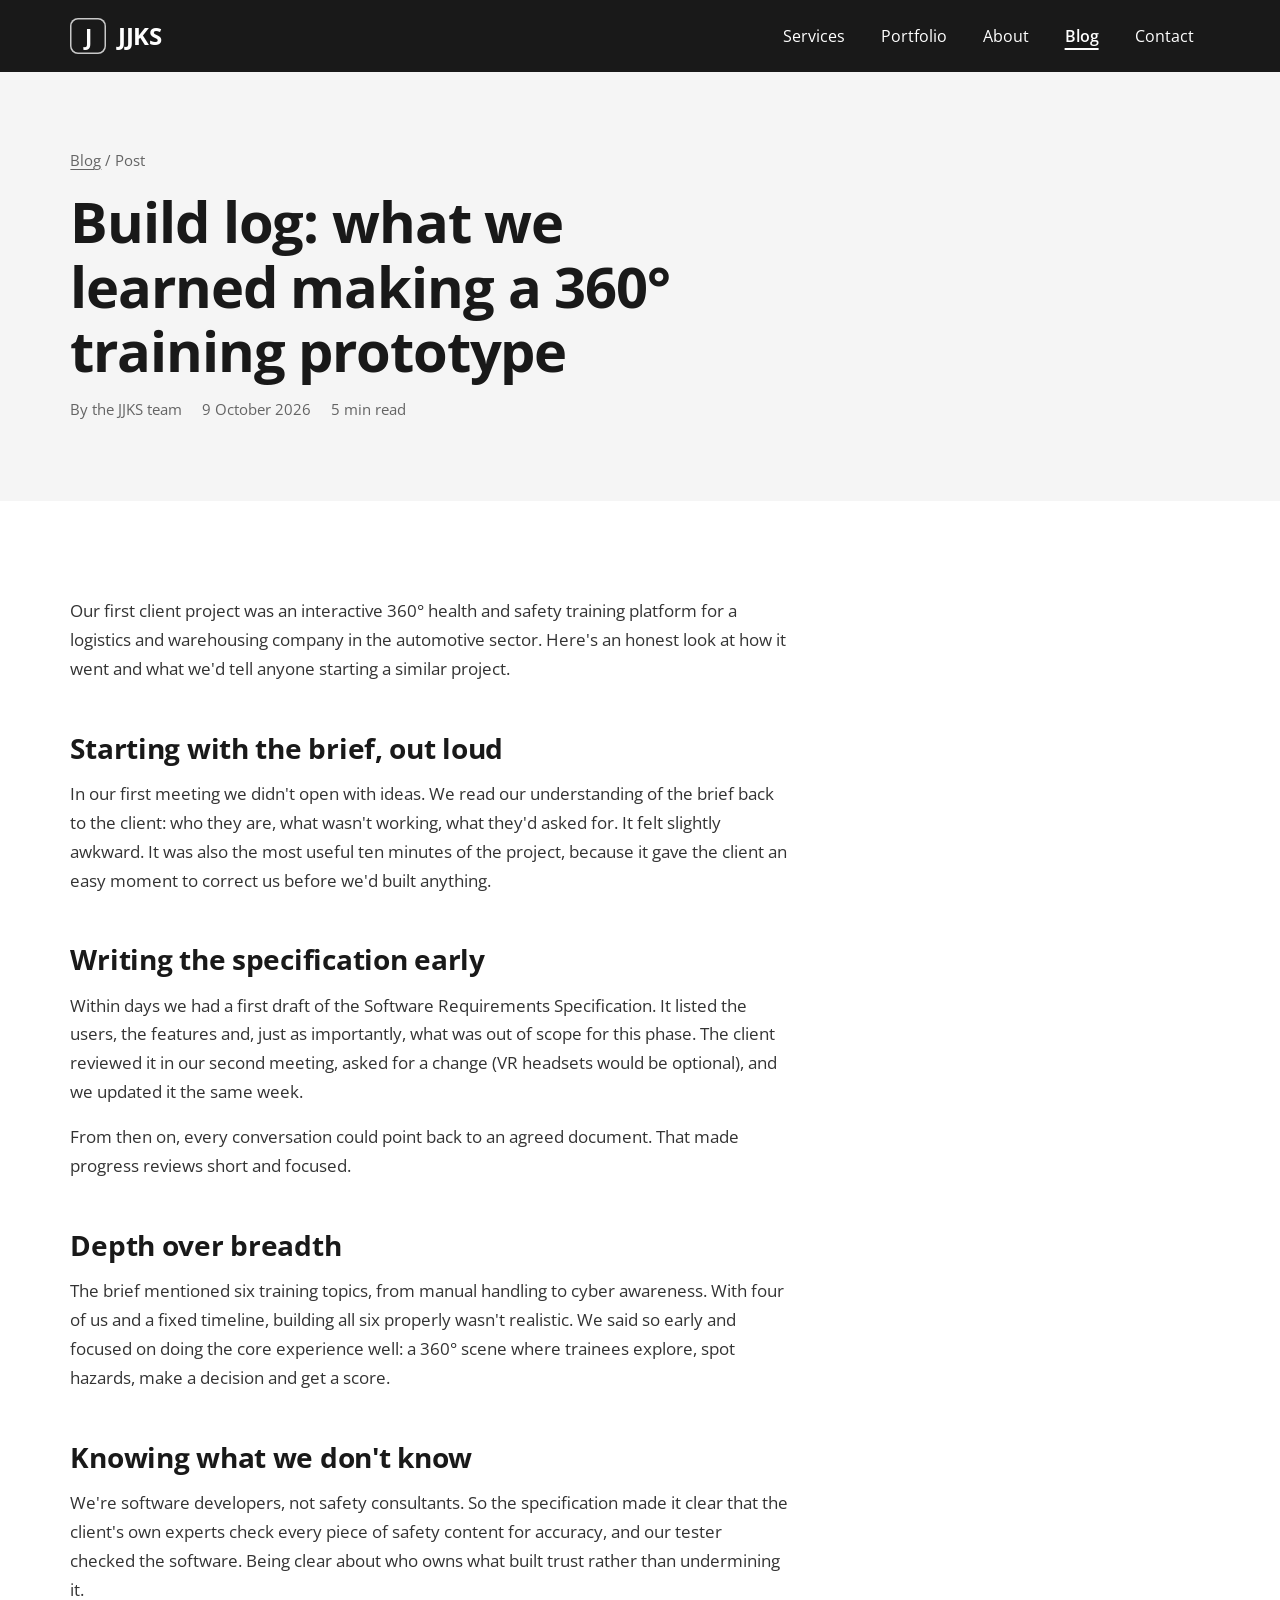
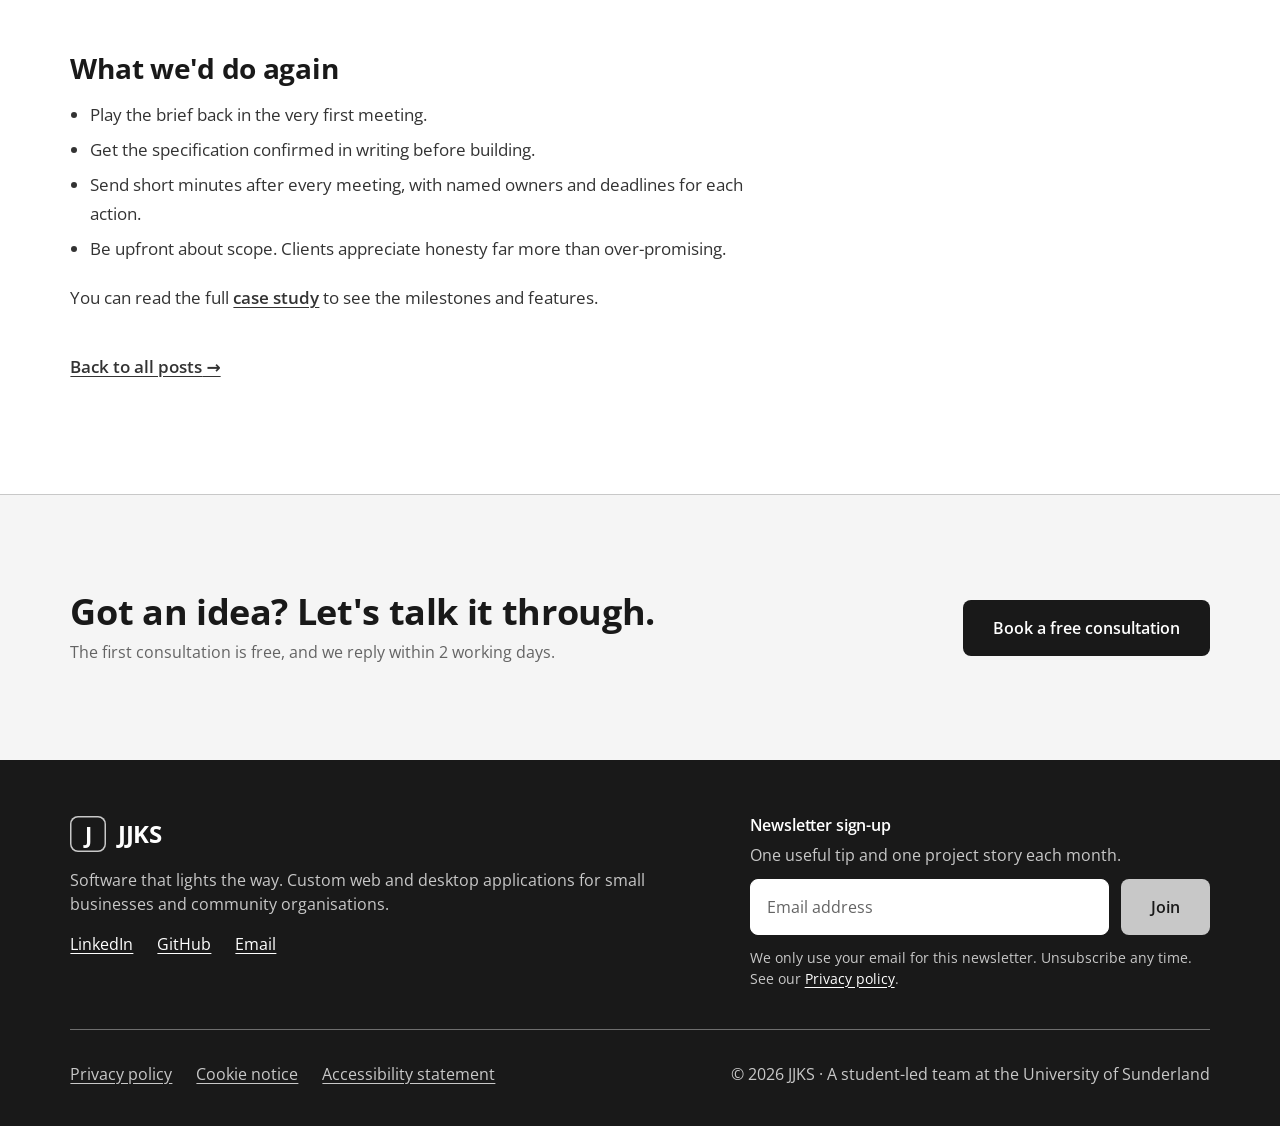
<file: blog-360-training-build-log.html>
<!DOCTYPE html>
<html lang="en-GB">
<head>
  <meta charset="utf-8">
  <meta name="viewport" content="width=device-width, initial-scale=1">
  <title>Build log: what we learned making a 360° training prototype | JJKS</title>
  <meta name="description" content="Lessons from our first client project: playing back the brief, writing the specification early and choosing depth over breadth.">
  <meta name="theme-color" content="#191919">
  <meta property="og:type" content="website">
  <meta property="og:site_name" content="JJKS">
  <meta property="og:title" content="Build log: what we learned making a 360° training prototype | JJKS">
  <meta property="og:description" content="Lessons from our first client project: playing back the brief, writing the specification early and choosing depth over breadth.">
  <meta property="og:image" content="https://YOUR-USERNAME.github.io/jjks/assets/img/og-image.png">
  <meta name="twitter:card" content="summary_large_image">
  <link rel="icon" href="assets/img/favicon.svg" type="image/svg+xml">
  <link rel="icon" href="assets/img/favicon-32.png" sizes="32x32" type="image/png">
  <link rel="apple-touch-icon" href="assets/img/apple-touch-icon.png">
  <link rel="preload" href="assets/fonts/open-sans-latin-400-normal.woff2" as="font" type="font/woff2" crossorigin>
  <link rel="preload" href="assets/fonts/open-sans-latin-700-normal.woff2" as="font" type="font/woff2" crossorigin>
  <link rel="stylesheet" href="css/styles.css">
  <script src="js/main.js" defer></script>
</head>
<body>
<a class="skip-link" href="#main">Skip to main content</a>
<header class="site-header">
  <div class="container">
    <a class="logo" href="index.html">
      <span class="logo__tile" aria-hidden="true">J</span><span class="logo__word">JJKS</span><span class="sr-only"> home</span>
    </a>
    <button class="nav-toggle" type="button" aria-expanded="false" aria-controls="site-nav" aria-label="Open menu">
      <svg class="icon-open" viewBox="0 0 24 24" fill="none" stroke="currentColor" stroke-width="2" stroke-linecap="round" stroke-linejoin="round" aria-hidden="true" focusable="false"><path d="M4 7h16"/><path d="M4 12h16"/><path d="M4 17h16"/></svg><svg class="icon-close" viewBox="0 0 24 24" fill="none" stroke="currentColor" stroke-width="2" stroke-linecap="round" stroke-linejoin="round" aria-hidden="true" focusable="false"><path d="M6 6l12 12"/><path d="M18 6 6 18"/></svg>
    </button>
    <nav class="site-nav" id="site-nav" aria-label="Main">
      <ul><li><a href="services.html">Services</a></li><li><a href="portfolio.html">Portfolio</a></li><li><a href="about.html">About</a></li><li><a href="blog.html" aria-current="page">Blog</a></li><li><a href="contact.html">Contact</a></li><li class="nav-cta"><a class="btn btn--light" href="contact.html">Book a free consultation</a></li></ul>
    </nav>
  </div>
</header>
<main id="main" tabindex="-1">
<article>
  <section class="page-hero">
    <div class="container">
      <p class="breadcrumb"><a href="blog.html">Blog</a> / Post</p>
      <h1 style="max-width:22ch">Build log: what we learned making a 360° training prototype</h1>
      <p class="meta"><span>By the JJKS team</span><time datetime="2026-10-09">9 October 2026</time><span>5 min read</span></p>
    </div>
  </section>
  <div class="section"><div class="container"><div class="prose">

    <p>Our first client project was an interactive 360° health and safety training platform for a logistics and warehousing company in the automotive sector. Here's an honest look at how it went and what we'd tell anyone starting a similar project.</p>
    <h2>Starting with the brief, out loud</h2>
    <p>In our first meeting we didn't open with ideas. We read our understanding of the brief back to the client: who they are, what wasn't working, what they'd asked for. It felt slightly awkward. It was also the most useful ten minutes of the project, because it gave the client an easy moment to correct us before we'd built anything.</p>
    <h2>Writing the specification early</h2>
    <p>Within days we had a first draft of the Software Requirements Specification. It listed the users, the features and, just as importantly, what was out of scope for this phase. The client reviewed it in our second meeting, asked for a change (VR headsets would be optional), and we updated it the same week.</p>
    <p>From then on, every conversation could point back to an agreed document. That made progress reviews short and focused.</p>
    <h2>Depth over breadth</h2>
    <p>The brief mentioned six training topics, from manual handling to cyber awareness. With four of us and a fixed timeline, building all six properly wasn't realistic. We said so early and focused on doing the core experience well: a 360° scene where trainees explore, spot hazards, make a decision and get a score.</p>
    <h2>Knowing what we don't know</h2>
    <p>We're software developers, not safety consultants. So the specification made it clear that the client's own experts check every piece of safety content for accuracy, and our tester checked the software. Being clear about who owns what built trust rather than undermining it.</p>
    <h2>What we'd do again</h2>
    <ul>
      <li>Play the brief back in the very first meeting.</li>
      <li>Get the specification confirmed in writing before building.</li>
      <li>Send short minutes after every meeting, with named owners and deadlines for each action.</li>
      <li>Be upfront about scope. Clients appreciate honesty far more than over-promising.</li>
    </ul>
    <p>You can read the full <a href="case-study-safe360.html">case study</a> to see the milestones and features.</p>
    <p style="margin-top:40px"><a class="text-link" href="blog.html">Back to all posts</a></p>
  </div></div></div>
</article>

<section class="section section--off cta-section">
  <div class="container cta-band">
    <div>
      <h2>Got an idea? Let's talk it through.</h2>
      <p>The first consultation is free, and we reply within 2 working days.</p>
    </div>
    <a class="btn btn--primary" href="contact.html">Book a free consultation</a>
  </div>
</section>
</main>
<footer class="site-footer">
  <div class="container">
    <div class="footer__top">
      <div class="footer__company">
        <a class="logo" href="index.html"><span class="logo__tile" aria-hidden="true">J</span><span class="logo__word">JJKS</span><span class="sr-only"> home</span></a>
        <p>Software that lights the way. Custom web and desktop applications for small businesses and community organisations.</p>
        <ul class="footer__links" aria-label="Contact and social">
          <li><a href="https://www.linkedin.com/company/YOUR-PAGE" rel="noopener">LinkedIn</a></li>
          <li><a href="https://github.com/YOUR-ORG" rel="noopener">GitHub</a></li>
          <li><a href="mailto:info@jjks.com">Email</a></li>
        </ul>
      </div>
      <form class="newsletter" action="https://buttondown.com/api/emails/embed-subscribe/YOUR_USERNAME" method="post" novalidate data-validate
            data-not-ready="Thanks! Newsletter sign-up opens soon. In the meantime, follow us on LinkedIn."
            data-success="You're subscribed. Check your inbox to confirm."
            data-error="Sorry, that didn't go through. Please try again or email us.">
        <h2>Newsletter sign-up</h2>
        <p>One useful tip and one project story each month.</p>
        <div class="newsletter__row">
          <label class="sr-only" for="nl-email">Email address</label>
          <input class="input" id="nl-email" name="email" type="email" autocomplete="email" placeholder="Email address" data-required aria-describedby="nl-email-err nl-note">
          <button class="btn btn--light" type="submit">Join</button>
        </div>
        <p class="error" id="nl-email-err">Enter a valid email address.</p>
        <p class="note" id="nl-note">We only use your email for this newsletter. Unsubscribe any time. See our <a href="privacy.html">Privacy policy</a>.</p>
        <p class="form-status" role="status" tabindex="-1"></p>
      </form>
    </div>
    <div class="footer__bottom">
      <ul class="footer__links footer__links--legal" aria-label="Legal">
        <li><a href="privacy.html">Privacy policy</a></li>
        <li><a href="cookies.html">Cookie notice</a></li>
        <li><a href="accessibility.html">Accessibility statement</a></li>
      </ul>
      <p>© <span data-year>2026</span> JJKS · A student-led team at the University of Sunderland</p>
    </div>
  </div>
</footer>
</body>
</html>
</file>
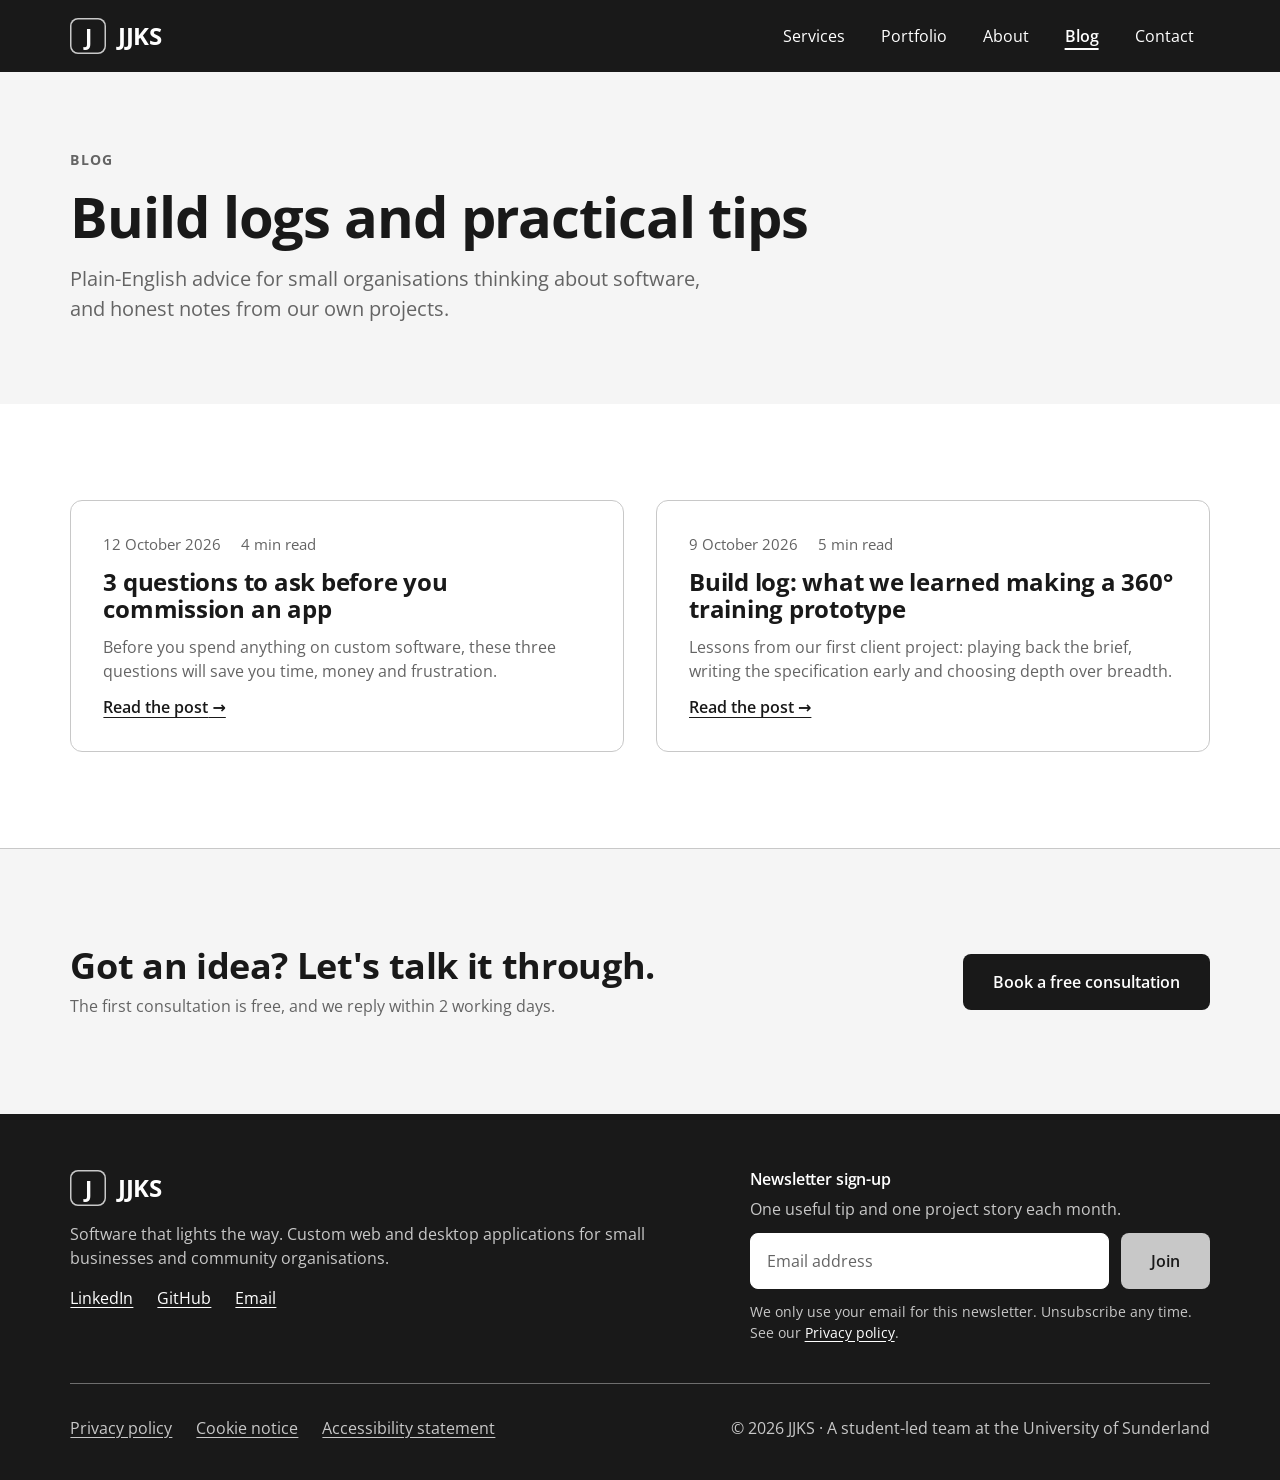
<file: blog.html>
<!DOCTYPE html>
<html lang="en-GB">
<head>
  <meta charset="utf-8">
  <meta name="viewport" content="width=device-width, initial-scale=1">
  <title>Blog | JJKS</title>
  <meta name="description" content="Build logs, practical tips and project stories from the JJKS team, written in plain English for small organisations.">
  <meta name="theme-color" content="#191919">
  <meta property="og:type" content="website">
  <meta property="og:site_name" content="JJKS">
  <meta property="og:title" content="Blog | JJKS">
  <meta property="og:description" content="Build logs, practical tips and project stories from the JJKS team, written in plain English for small organisations.">
  <meta property="og:image" content="https://YOUR-USERNAME.github.io/jjks/assets/img/og-image.png">
  <meta name="twitter:card" content="summary_large_image">
  <link rel="icon" href="assets/img/favicon.svg" type="image/svg+xml">
  <link rel="icon" href="assets/img/favicon-32.png" sizes="32x32" type="image/png">
  <link rel="apple-touch-icon" href="assets/img/apple-touch-icon.png">
  <link rel="preload" href="assets/fonts/open-sans-latin-400-normal.woff2" as="font" type="font/woff2" crossorigin>
  <link rel="preload" href="assets/fonts/open-sans-latin-700-normal.woff2" as="font" type="font/woff2" crossorigin>
  <link rel="stylesheet" href="css/styles.css">
  <script src="js/main.js" defer></script>
</head>
<body>
<a class="skip-link" href="#main">Skip to main content</a>
<header class="site-header">
  <div class="container">
    <a class="logo" href="index.html">
      <span class="logo__tile" aria-hidden="true">J</span><span class="logo__word">JJKS</span><span class="sr-only"> home</span>
    </a>
    <button class="nav-toggle" type="button" aria-expanded="false" aria-controls="site-nav" aria-label="Open menu">
      <svg class="icon-open" viewBox="0 0 24 24" fill="none" stroke="currentColor" stroke-width="2" stroke-linecap="round" stroke-linejoin="round" aria-hidden="true" focusable="false"><path d="M4 7h16"/><path d="M4 12h16"/><path d="M4 17h16"/></svg><svg class="icon-close" viewBox="0 0 24 24" fill="none" stroke="currentColor" stroke-width="2" stroke-linecap="round" stroke-linejoin="round" aria-hidden="true" focusable="false"><path d="M6 6l12 12"/><path d="M18 6 6 18"/></svg>
    </button>
    <nav class="site-nav" id="site-nav" aria-label="Main">
      <ul><li><a href="services.html">Services</a></li><li><a href="portfolio.html">Portfolio</a></li><li><a href="about.html">About</a></li><li><a href="blog.html" aria-current="page">Blog</a></li><li><a href="contact.html">Contact</a></li><li class="nav-cta"><a class="btn btn--light" href="contact.html">Book a free consultation</a></li></ul>
    </nav>
  </div>
</header>
<main id="main" tabindex="-1">
<section class="page-hero">
  <div class="container">
    <span class="eyebrow">Blog</span>
    <h1>Build logs and practical tips</h1>
    <p class="lead">Plain-English advice for small organisations thinking about software, and honest notes from our own projects.</p>
  </div>
</section>
<section class="section">
  <div class="container grid-2"><article class="post-card">
        <p class="meta"><time datetime="2026-10-12">12 October 2026</time><span>4 min read</span></p>
        <h2><a href="blog-3-questions-before-you-commission-an-app.html">3 questions to ask before you commission an app</a></h2>
        <p>Before you spend anything on custom software, these three questions will save you time, money and frustration.</p>
        <a class="text-link" href="blog-3-questions-before-you-commission-an-app.html" aria-hidden="true" tabindex="-1">Read the post</a>
      </article><article class="post-card">
        <p class="meta"><time datetime="2026-10-09">9 October 2026</time><span>5 min read</span></p>
        <h2><a href="blog-360-training-build-log.html">Build log: what we learned making a 360° training prototype</a></h2>
        <p>Lessons from our first client project: playing back the brief, writing the specification early and choosing depth over breadth.</p>
        <a class="text-link" href="blog-360-training-build-log.html" aria-hidden="true" tabindex="-1">Read the post</a>
      </article></div>
</section>

<section class="section section--off cta-section">
  <div class="container cta-band">
    <div>
      <h2>Got an idea? Let's talk it through.</h2>
      <p>The first consultation is free, and we reply within 2 working days.</p>
    </div>
    <a class="btn btn--primary" href="contact.html">Book a free consultation</a>
  </div>
</section>
</main>
<footer class="site-footer">
  <div class="container">
    <div class="footer__top">
      <div class="footer__company">
        <a class="logo" href="index.html"><span class="logo__tile" aria-hidden="true">J</span><span class="logo__word">JJKS</span><span class="sr-only"> home</span></a>
        <p>Software that lights the way. Custom web and desktop applications for small businesses and community organisations.</p>
        <ul class="footer__links" aria-label="Contact and social">
          <li><a href="https://www.linkedin.com/company/YOUR-PAGE" rel="noopener">LinkedIn</a></li>
          <li><a href="https://github.com/YOUR-ORG" rel="noopener">GitHub</a></li>
          <li><a href="mailto:info@jjks.com">Email</a></li>
        </ul>
      </div>
      <form class="newsletter" action="https://buttondown.com/api/emails/embed-subscribe/YOUR_USERNAME" method="post" novalidate data-validate
            data-not-ready="Thanks! Newsletter sign-up opens soon. In the meantime, follow us on LinkedIn."
            data-success="You're subscribed. Check your inbox to confirm."
            data-error="Sorry, that didn't go through. Please try again or email us.">
        <h2>Newsletter sign-up</h2>
        <p>One useful tip and one project story each month.</p>
        <div class="newsletter__row">
          <label class="sr-only" for="nl-email">Email address</label>
          <input class="input" id="nl-email" name="email" type="email" autocomplete="email" placeholder="Email address" data-required aria-describedby="nl-email-err nl-note">
          <button class="btn btn--light" type="submit">Join</button>
        </div>
        <p class="error" id="nl-email-err">Enter a valid email address.</p>
        <p class="note" id="nl-note">We only use your email for this newsletter. Unsubscribe any time. See our <a href="privacy.html">Privacy policy</a>.</p>
        <p class="form-status" role="status" tabindex="-1"></p>
      </form>
    </div>
    <div class="footer__bottom">
      <ul class="footer__links footer__links--legal" aria-label="Legal">
        <li><a href="privacy.html">Privacy policy</a></li>
        <li><a href="cookies.html">Cookie notice</a></li>
        <li><a href="accessibility.html">Accessibility statement</a></li>
      </ul>
      <p>© <span data-year>2026</span> JJKS · A student-led team at the University of Sunderland</p>
    </div>
  </div>
</footer>
</body>
</html>
</file>
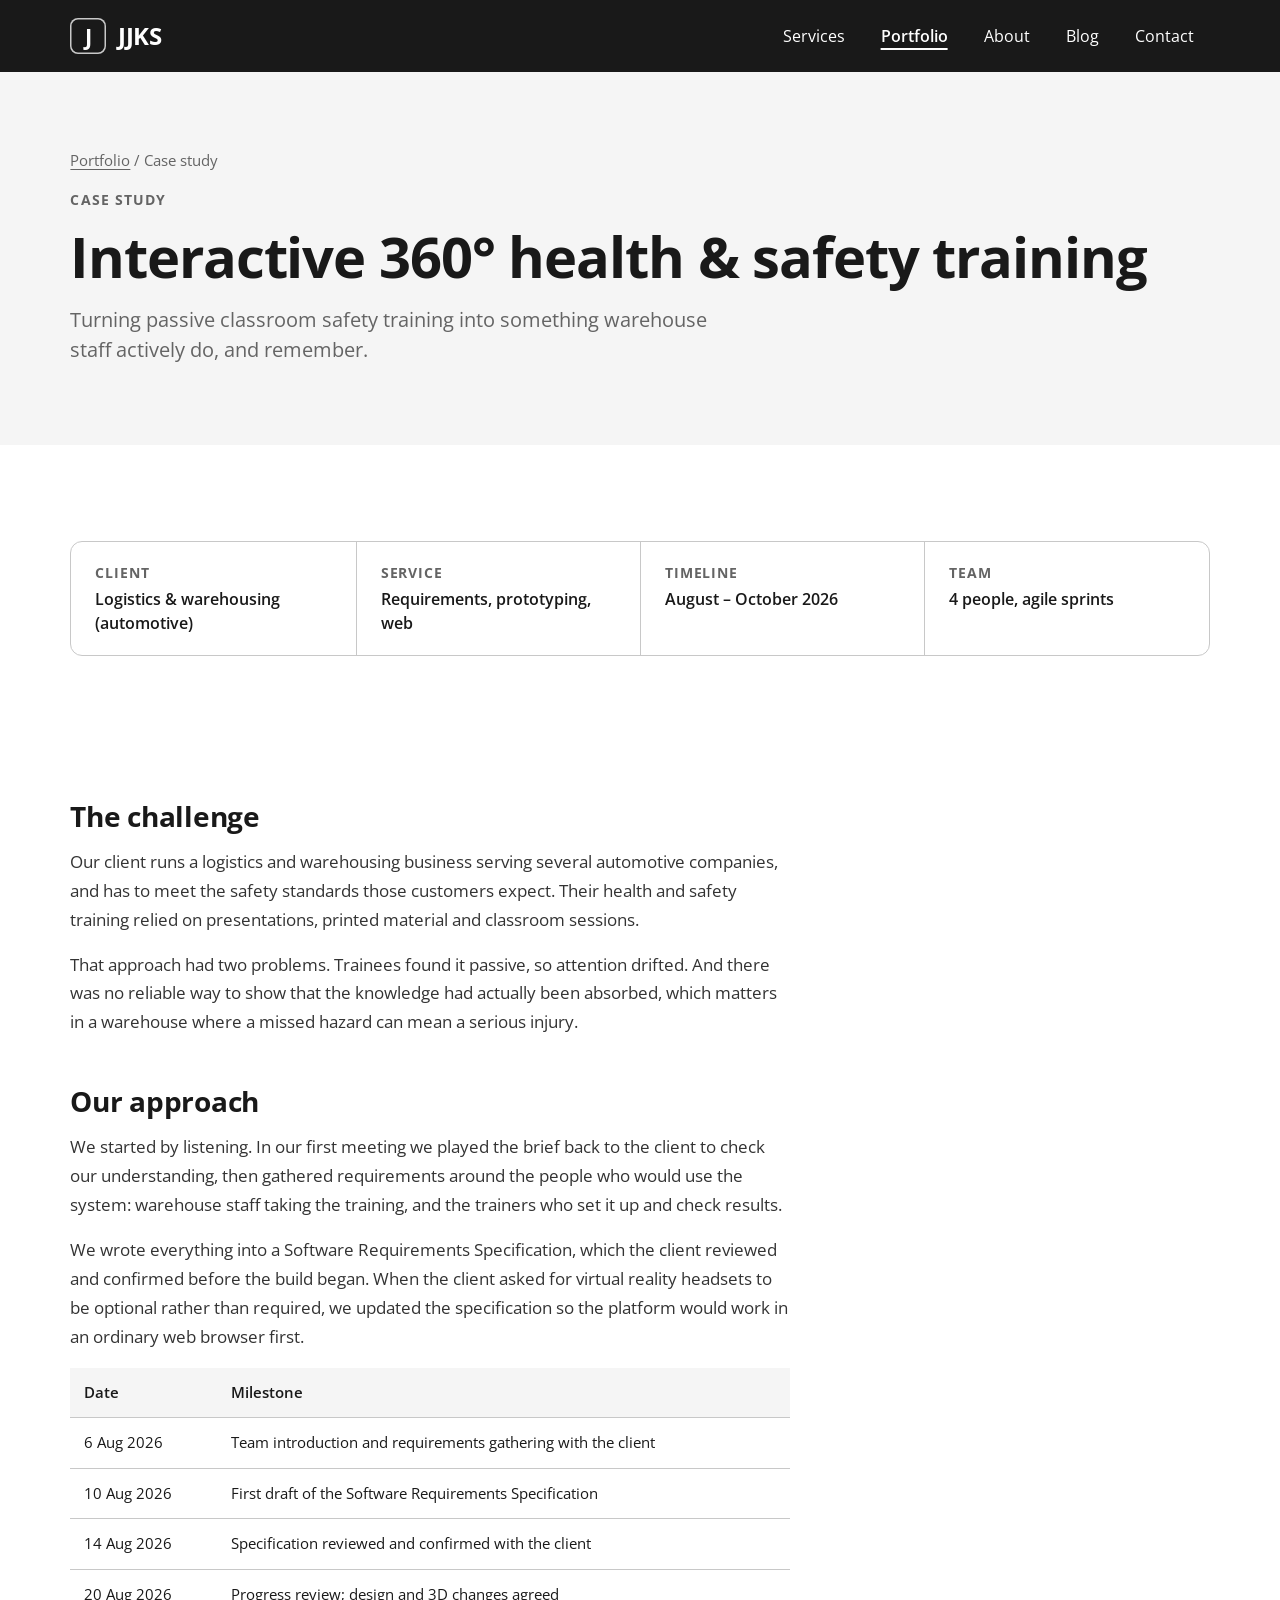
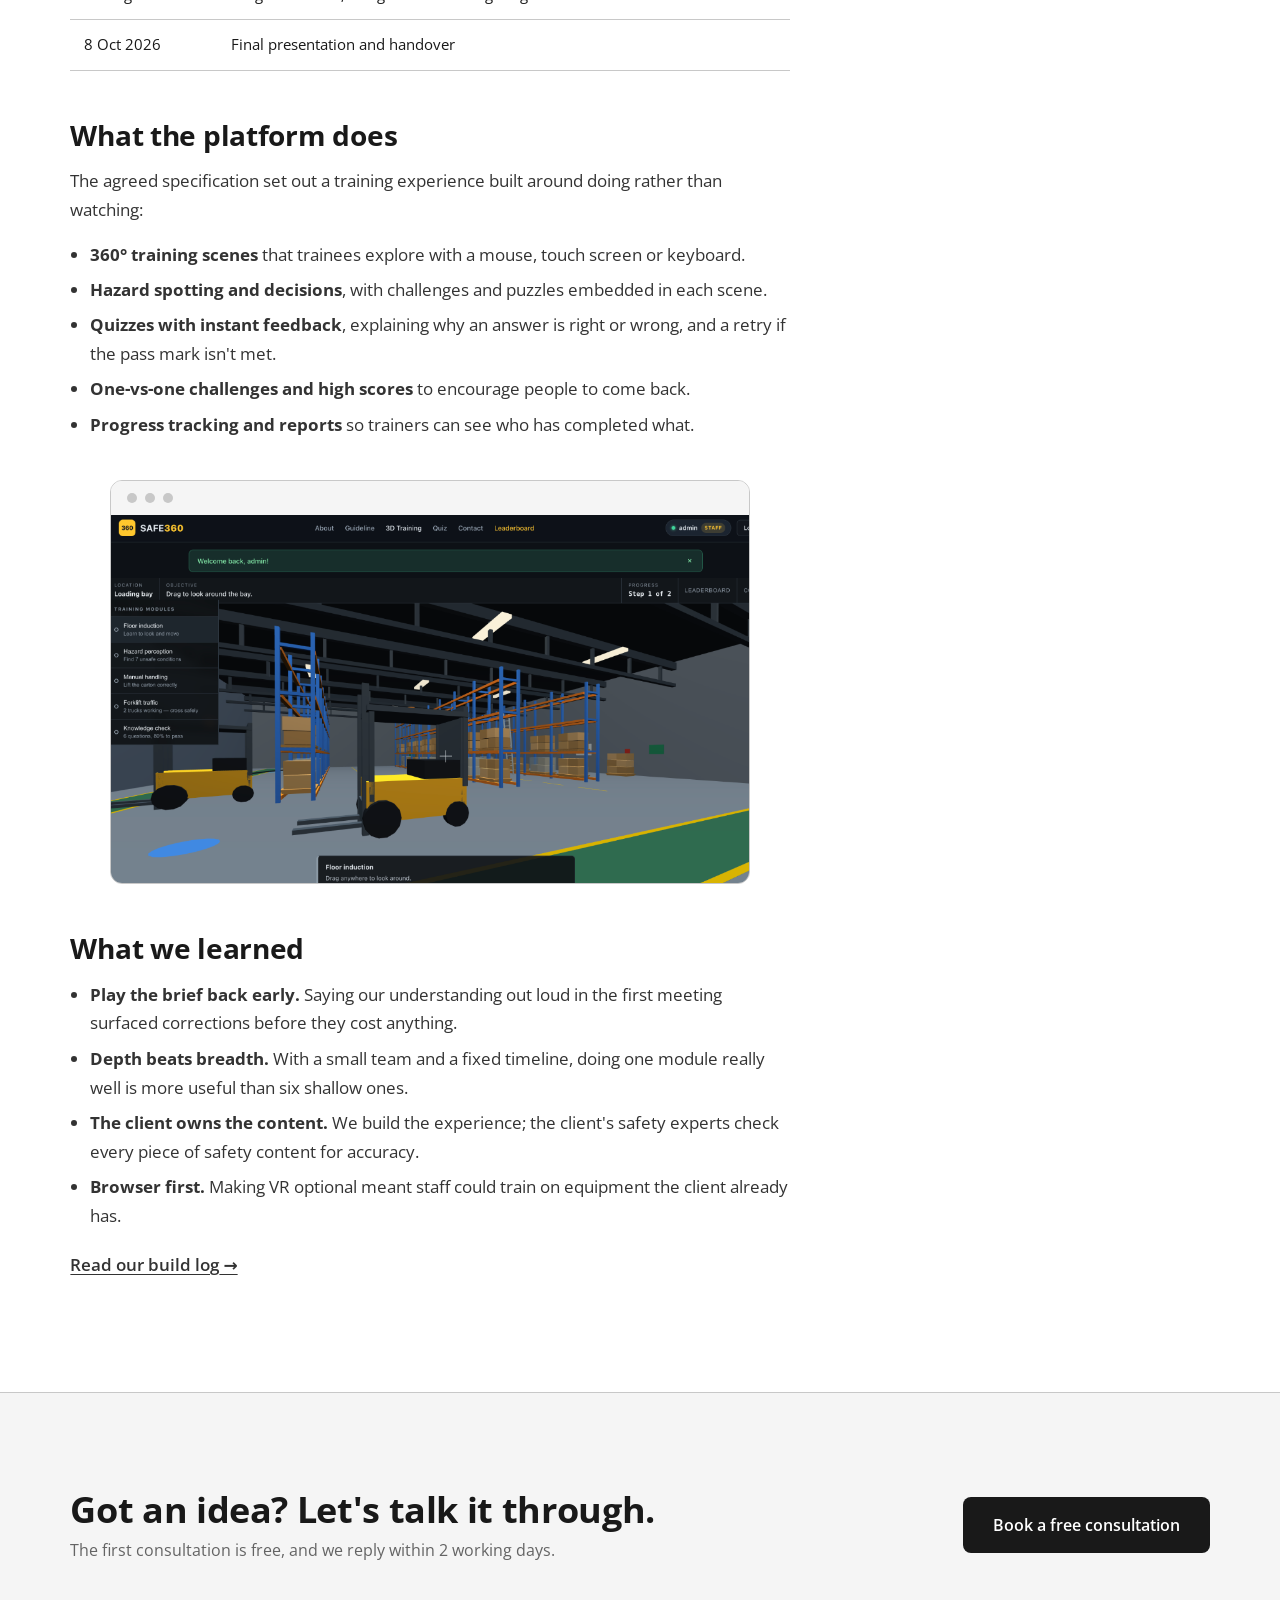
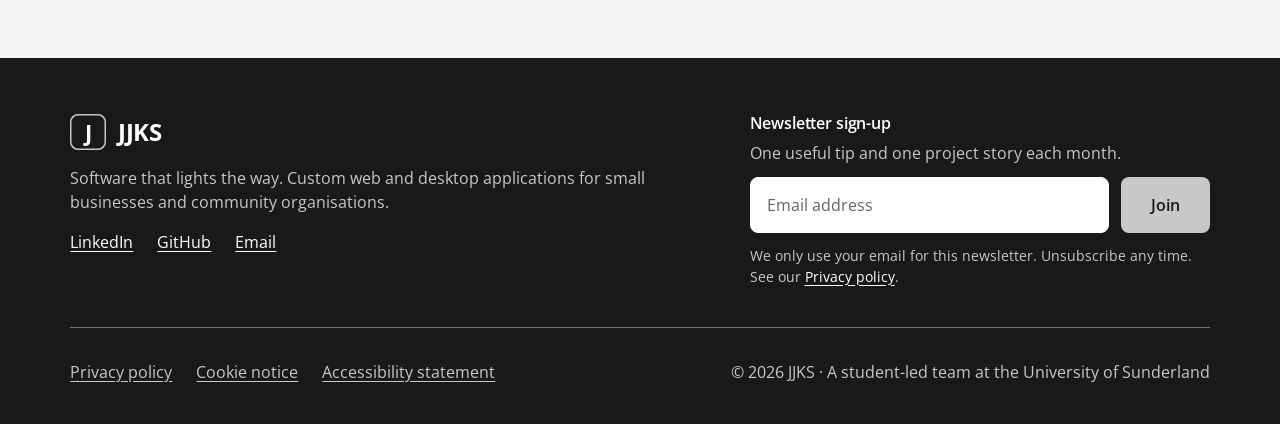
<file: case-study-safe360.html>
<!DOCTYPE html>
<html lang="en-GB">
<head>
  <meta charset="utf-8">
  <meta name="viewport" content="width=device-width, initial-scale=1">
  <title>Case study: 360° health &amp; safety training | JJKS</title>
  <meta name="description" content="How JJKS specified and built an interactive 360-degree health and safety training platform for a logistics and warehousing company in the automotive sector.">
  <meta name="theme-color" content="#191919">
  <meta property="og:type" content="website">
  <meta property="og:site_name" content="JJKS">
  <meta property="og:title" content="Case study: 360° health &amp; safety training | JJKS">
  <meta property="og:description" content="How JJKS specified and built an interactive 360-degree health and safety training platform for a logistics and warehousing company in the automotive sector.">
  <meta property="og:image" content="https://YOUR-USERNAME.github.io/jjks/assets/img/og-image.png">
  <meta name="twitter:card" content="summary_large_image">
  <link rel="icon" href="assets/img/favicon.svg" type="image/svg+xml">
  <link rel="icon" href="assets/img/favicon-32.png" sizes="32x32" type="image/png">
  <link rel="apple-touch-icon" href="assets/img/apple-touch-icon.png">
  <link rel="preload" href="assets/fonts/open-sans-latin-400-normal.woff2" as="font" type="font/woff2" crossorigin>
  <link rel="preload" href="assets/fonts/open-sans-latin-700-normal.woff2" as="font" type="font/woff2" crossorigin>
  <link rel="stylesheet" href="css/styles.css">
  <script src="js/main.js" defer></script>
</head>
<body>
<a class="skip-link" href="#main">Skip to main content</a>
<header class="site-header">
  <div class="container">
    <a class="logo" href="index.html">
      <span class="logo__tile" aria-hidden="true">J</span><span class="logo__word">JJKS</span><span class="sr-only"> home</span>
    </a>
    <button class="nav-toggle" type="button" aria-expanded="false" aria-controls="site-nav" aria-label="Open menu">
      <svg class="icon-open" viewBox="0 0 24 24" fill="none" stroke="currentColor" stroke-width="2" stroke-linecap="round" stroke-linejoin="round" aria-hidden="true" focusable="false"><path d="M4 7h16"/><path d="M4 12h16"/><path d="M4 17h16"/></svg><svg class="icon-close" viewBox="0 0 24 24" fill="none" stroke="currentColor" stroke-width="2" stroke-linecap="round" stroke-linejoin="round" aria-hidden="true" focusable="false"><path d="M6 6l12 12"/><path d="M18 6 6 18"/></svg>
    </button>
    <nav class="site-nav" id="site-nav" aria-label="Main">
      <ul><li><a href="services.html">Services</a></li><li><a href="portfolio.html" aria-current="page">Portfolio</a></li><li><a href="about.html">About</a></li><li><a href="blog.html">Blog</a></li><li><a href="contact.html">Contact</a></li><li class="nav-cta"><a class="btn btn--light" href="contact.html">Book a free consultation</a></li></ul>
    </nav>
  </div>
</header>
<main id="main" tabindex="-1">
<section class="page-hero">
  <div class="container">
    <p class="breadcrumb"><a href="portfolio.html">Portfolio</a> / Case study</p>
    <span class="eyebrow">Case study</span>
    <h1>Interactive 360° health &amp; safety training</h1>
    <p class="lead">Turning passive classroom safety training into something warehouse staff actively do, and remember.</p>
  </div>
</section>

<section class="section" style="padding-bottom:0">
  <div class="container">
    <dl class="facts">
      <div><dt>Client</dt><dd>Logistics &amp; warehousing (automotive)</dd></div>
      <div><dt>Service</dt><dd>Requirements, prototyping, web</dd></div>
      <div><dt>Timeline</dt><dd>August – October 2026</dd></div>
      <div><dt>Team</dt><dd>4 people, agile sprints</dd></div>
    </dl>
  </div>
</section>

<article class="section">
  <div class="container">
    <div class="prose">
      <h2>The challenge</h2>
      <p>Our client runs a logistics and warehousing business serving several automotive companies, and has to meet the safety standards those customers expect. Their health and safety training relied on presentations, printed material and classroom sessions.</p>
      <p>That approach had two problems. Trainees found it passive, so attention drifted. And there was no reliable way to show that the knowledge had actually been absorbed, which matters in a warehouse where a missed hazard can mean a serious injury.</p>

      <h2>Our approach</h2>
      <p>We started by listening. In our first meeting we played the brief back to the client to check our understanding, then gathered requirements around the people who would use the system: warehouse staff taking the training, and the trainers who set it up and check results.</p>
      <p>We wrote everything into a Software Requirements Specification, which the client reviewed and confirmed before the build began. When the client asked for virtual reality headsets to be optional rather than required, we updated the specification so the platform would work in an ordinary web browser first.</p>
      <div class="table-wrap" tabindex="0" role="region" aria-label="Project milestones table"><table>
        <caption class="sr-only">Project milestones</caption>
        <thead><tr><th scope="col">Date</th><th scope="col">Milestone</th></tr></thead>
        <tbody>
          <tr><td>6 Aug 2026</td><td>Team introduction and requirements gathering with the client</td></tr>
          <tr><td>10 Aug 2026</td><td>First draft of the Software Requirements Specification</td></tr>
          <tr><td>14 Aug 2026</td><td>Specification reviewed and confirmed with the client</td></tr>
          <tr><td>20 Aug 2026</td><td>Progress review; design and 3D changes agreed</td></tr>
          <tr><td>8 Oct 2026</td><td>Final presentation and handover</td></tr>
        </tbody>
      </table></div>

      <h2>What the platform does</h2>
      <p>The agreed specification set out a training experience built around doing rather than watching:</p>
      <ul>
        <li><strong>360° training scenes</strong> that trainees explore with a mouse, touch screen or keyboard.</li>
        <li><strong>Hazard spotting and decisions</strong>, with challenges and puzzles embedded in each scene.</li>
        <li><strong>Quizzes with instant feedback</strong>, explaining why an answer is right or wrong, and a retry if the pass mark isn't met.</li>
        <li><strong>One-vs-one challenges and high scores</strong> to encourage people to come back.</li>
        <li><strong>Progress tracking and reports</strong> so trainers can see who has completed what.</li>
      </ul>
    </div>
    <div style="max-width:720px;margin:40px 0">
      <figure class="mock mock--scene">
        <div class="mock__bar" aria-hidden="true"><span></span><span></span><span></span></div>
        <img src="assets/img/safe360-training.png" alt="Safe360 interactive 360-degree warehouse health and safety training platform with hazard perception modules" width="1024" height="592" loading="lazy">
      </figure>
    </div>
    <div class="prose">
      <h2>What we learned</h2>
      <ul>
        <li><strong>Play the brief back early.</strong> Saying our understanding out loud in the first meeting surfaced corrections before they cost anything.</li>
        <li><strong>Depth beats breadth.</strong> With a small team and a fixed timeline, doing one module really well is more useful than six shallow ones.</li>
        <li><strong>The client owns the content.</strong> We build the experience; the client's safety experts check every piece of safety content for accuracy.</li>
        <li><strong>Browser first.</strong> Making VR optional meant staff could train on equipment the client already has.</li>
      </ul>
      <p><a class="text-link" href="blog-360-training-build-log.html">Read our build log</a></p>
    </div>
  </div>
</article>

<section class="section section--off cta-section">
  <div class="container cta-band">
    <div>
      <h2>Got an idea? Let's talk it through.</h2>
      <p>The first consultation is free, and we reply within 2 working days.</p>
    </div>
    <a class="btn btn--primary" href="contact.html">Book a free consultation</a>
  </div>
</section>
</main>
<footer class="site-footer">
  <div class="container">
    <div class="footer__top">
      <div class="footer__company">
        <a class="logo" href="index.html"><span class="logo__tile" aria-hidden="true">J</span><span class="logo__word">JJKS</span><span class="sr-only"> home</span></a>
        <p>Software that lights the way. Custom web and desktop applications for small businesses and community organisations.</p>
        <ul class="footer__links" aria-label="Contact and social">
          <li><a href="https://www.linkedin.com/company/YOUR-PAGE" rel="noopener">LinkedIn</a></li>
          <li><a href="https://github.com/YOUR-ORG" rel="noopener">GitHub</a></li>
          <li><a href="mailto:info@jjks.com">Email</a></li>
        </ul>
      </div>
      <form class="newsletter" action="https://buttondown.com/api/emails/embed-subscribe/YOUR_USERNAME" method="post" novalidate data-validate
            data-not-ready="Thanks! Newsletter sign-up opens soon. In the meantime, follow us on LinkedIn."
            data-success="You're subscribed. Check your inbox to confirm."
            data-error="Sorry, that didn't go through. Please try again or email us.">
        <h2>Newsletter sign-up</h2>
        <p>One useful tip and one project story each month.</p>
        <div class="newsletter__row">
          <label class="sr-only" for="nl-email">Email address</label>
          <input class="input" id="nl-email" name="email" type="email" autocomplete="email" placeholder="Email address" data-required aria-describedby="nl-email-err nl-note">
          <button class="btn btn--light" type="submit">Join</button>
        </div>
        <p class="error" id="nl-email-err">Enter a valid email address.</p>
        <p class="note" id="nl-note">We only use your email for this newsletter. Unsubscribe any time. See our <a href="privacy.html">Privacy policy</a>.</p>
        <p class="form-status" role="status" tabindex="-1"></p>
      </form>
    </div>
    <div class="footer__bottom">
      <ul class="footer__links footer__links--legal" aria-label="Legal">
        <li><a href="privacy.html">Privacy policy</a></li>
        <li><a href="cookies.html">Cookie notice</a></li>
        <li><a href="accessibility.html">Accessibility statement</a></li>
      </ul>
      <p>© <span data-year>2026</span> JJKS · A student-led team at the University of Sunderland</p>
    </div>
  </div>
</footer>
</body>
</html>
</file>
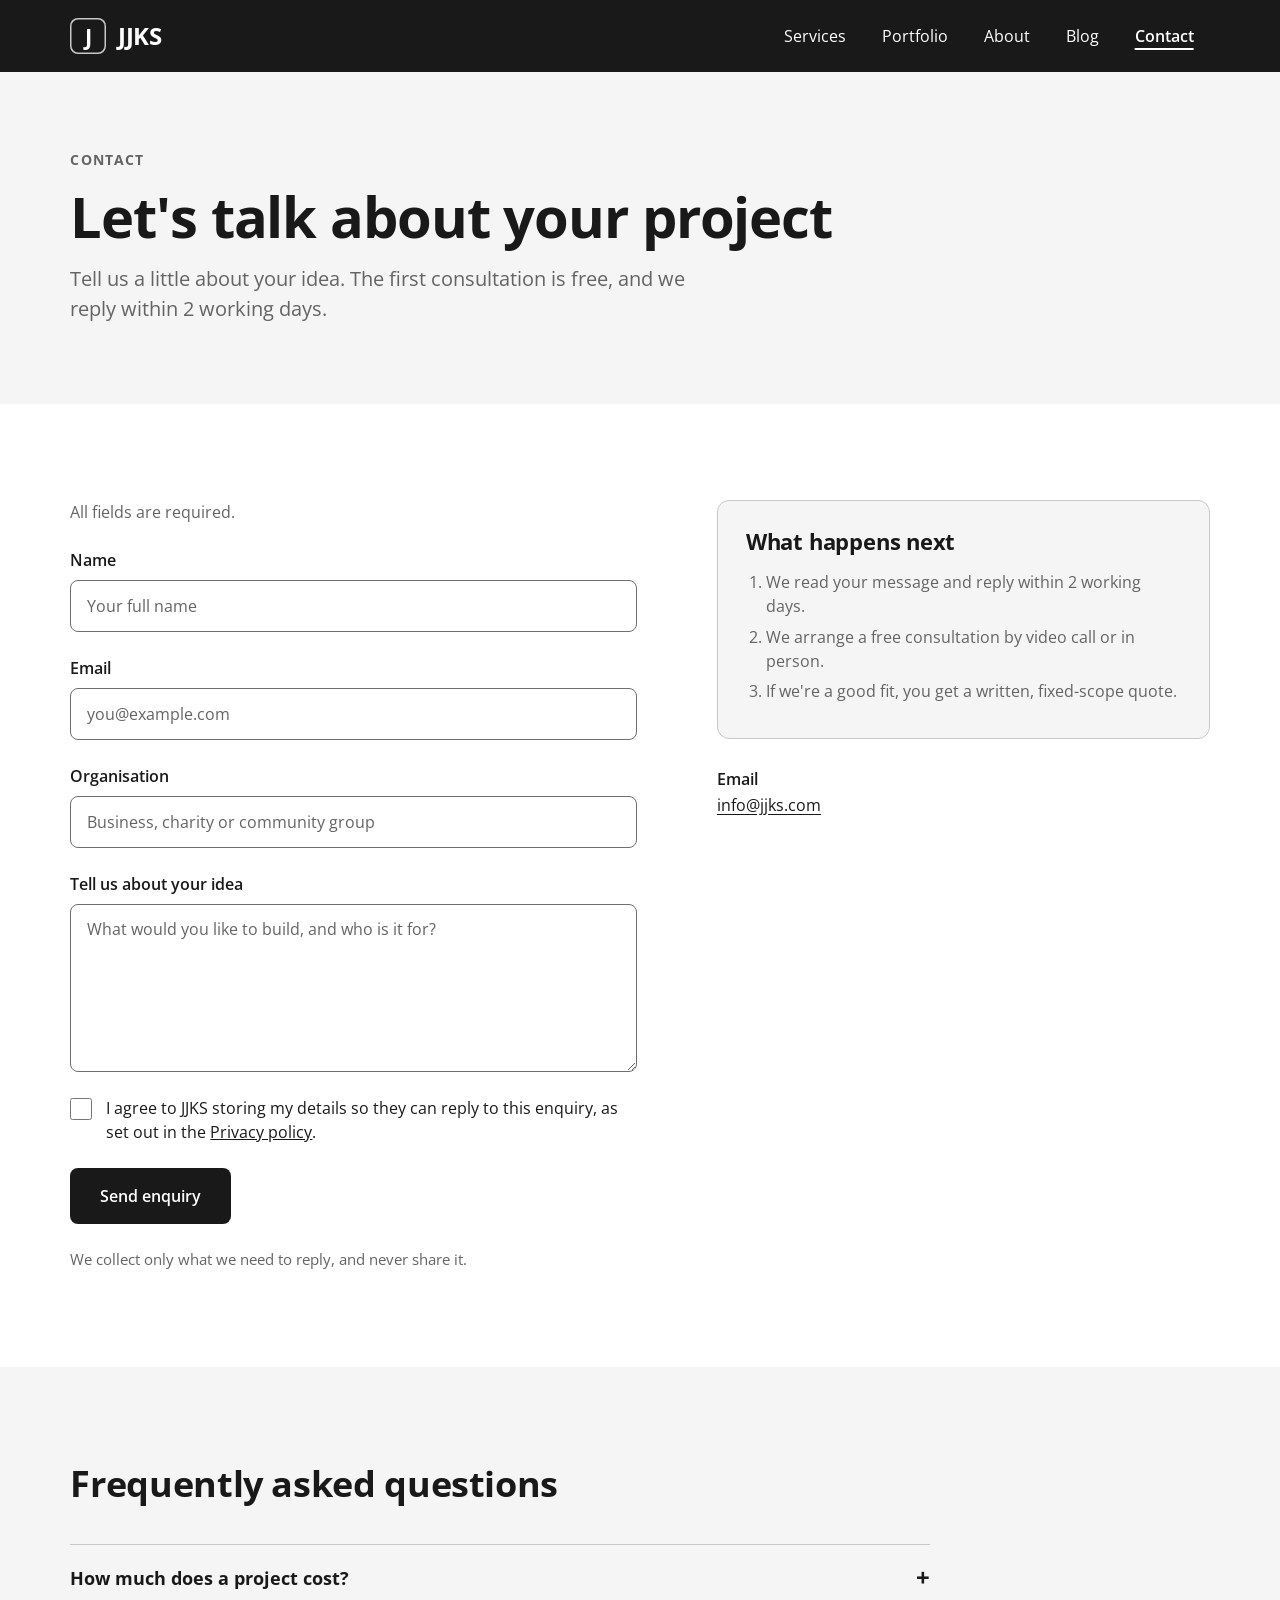
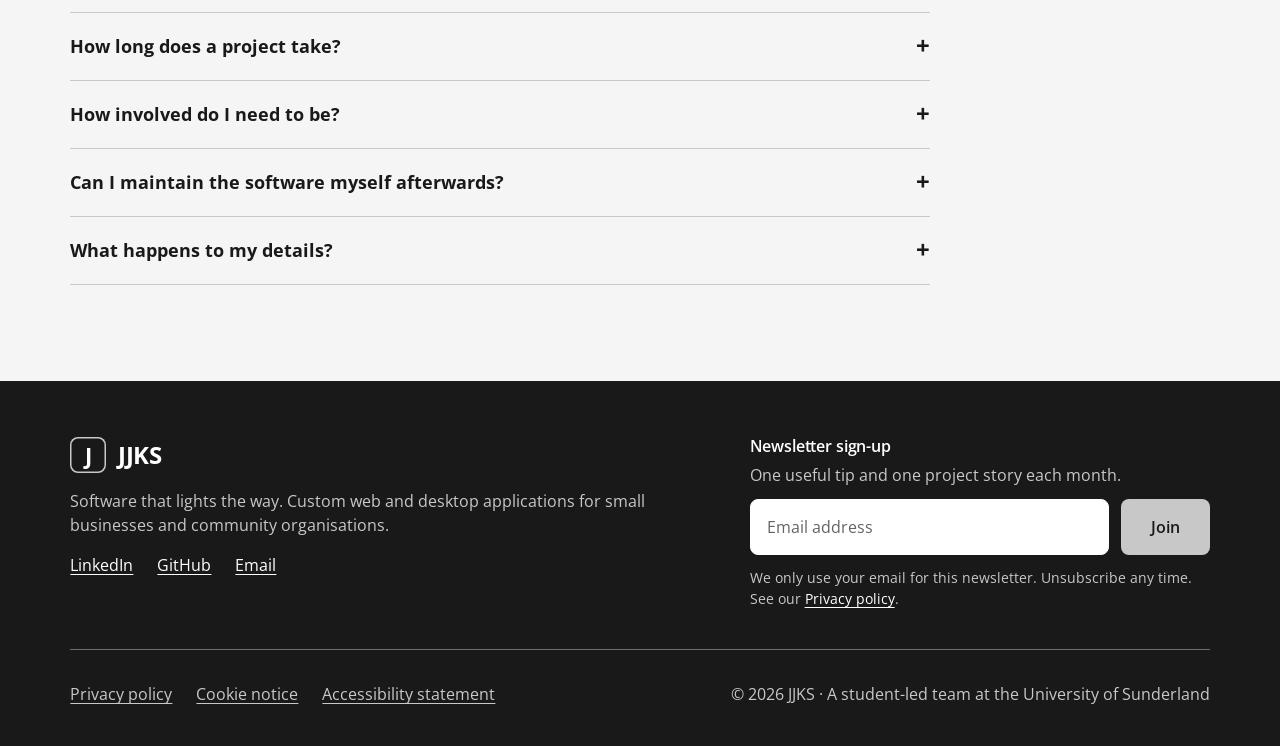
<file: contact.html>
<!DOCTYPE html>
<html lang="en-GB">
<head>
  <meta charset="utf-8">
  <meta name="viewport" content="width=device-width, initial-scale=1">
  <title>Contact | JJKS</title>
  <meta name="description" content="Tell JJKS about your project. The first consultation is free and we reply within 2 working days.">
  <meta name="theme-color" content="#191919">
  <meta property="og:type" content="website">
  <meta property="og:site_name" content="JJKS">
  <meta property="og:title" content="Contact | JJKS">
  <meta property="og:description" content="Tell JJKS about your project. The first consultation is free and we reply within 2 working days.">
  <meta property="og:image" content="https://YOUR-USERNAME.github.io/jjks/assets/img/og-image.png">
  <meta name="twitter:card" content="summary_large_image">
  <link rel="icon" href="assets/img/favicon.svg" type="image/svg+xml">
  <link rel="icon" href="assets/img/favicon-32.png" sizes="32x32" type="image/png">
  <link rel="apple-touch-icon" href="assets/img/apple-touch-icon.png">
  <link rel="preload" href="assets/fonts/open-sans-latin-400-normal.woff2" as="font" type="font/woff2" crossorigin>
  <link rel="preload" href="assets/fonts/open-sans-latin-700-normal.woff2" as="font" type="font/woff2" crossorigin>
  <link rel="stylesheet" href="css/styles.css">
  <script src="js/main.js" defer></script>
</head>
<body>
<a class="skip-link" href="#main">Skip to main content</a>
<header class="site-header">
  <div class="container">
    <a class="logo" href="index.html">
      <span class="logo__tile" aria-hidden="true">J</span><span class="logo__word">JJKS</span><span class="sr-only"> home</span>
    </a>
    <button class="nav-toggle" type="button" aria-expanded="false" aria-controls="site-nav" aria-label="Open menu">
      <svg class="icon-open" viewBox="0 0 24 24" fill="none" stroke="currentColor" stroke-width="2" stroke-linecap="round" stroke-linejoin="round" aria-hidden="true" focusable="false"><path d="M4 7h16"/><path d="M4 12h16"/><path d="M4 17h16"/></svg><svg class="icon-close" viewBox="0 0 24 24" fill="none" stroke="currentColor" stroke-width="2" stroke-linecap="round" stroke-linejoin="round" aria-hidden="true" focusable="false"><path d="M6 6l12 12"/><path d="M18 6 6 18"/></svg>
    </button>
    <nav class="site-nav" id="site-nav" aria-label="Main">
      <ul><li><a href="services.html">Services</a></li><li><a href="portfolio.html">Portfolio</a></li><li><a href="about.html">About</a></li><li><a href="blog.html">Blog</a></li><li><a href="contact.html" aria-current="page">Contact</a></li><li class="nav-cta"><a class="btn btn--light" href="contact.html">Book a free consultation</a></li></ul>
    </nav>
  </div>
</header>
<main id="main" tabindex="-1">
<section class="page-hero">
  <div class="container">
    <span class="eyebrow">Contact</span>
    <h1>Let's talk about your project</h1>
    <p class="lead">Tell us a little about your idea. The first consultation is free, and we reply within 2 working days.</p>
  </div>
</section>

<section class="section">
  <div class="container contact__grid">
    <form class="form" action="https://formspree.io/f/YOUR_FORM_ID" method="post" novalidate data-validate
          data-not-ready="Thanks for your message! Our online form is being connected. Please email us at info@jjks.com and we'll reply within 2 working days."
          data-success="Thank you! Your enquiry has been sent. We'll reply within 2 working days."
          data-error="Sorry, something went wrong sending your enquiry. Please try again or email info@jjks.com.">
      <h2 class="sr-only">Enquiry form</h2>
      <p class="muted" style="margin:0">All fields are required.</p>
      <div class="field">
        <label for="name">Name</label>
        <input class="input" id="name" name="name" type="text" autocomplete="name" placeholder="Your full name" data-required aria-describedby="name-err">
        <p class="error" id="name-err">Enter your name.</p>
      </div>
      <div class="field">
        <label for="email">Email</label>
        <input class="input" id="email" name="email" type="email" autocomplete="email" placeholder="you@example.com" data-required aria-describedby="email-err">
        <p class="error" id="email-err">Enter an email address in the format name@example.com.</p>
      </div>
      <div class="field">
        <label for="organisation">Organisation</label>
        <input class="input" id="organisation" name="organisation" type="text" autocomplete="organization" placeholder="Business, charity or community group" data-required aria-describedby="org-err">
        <p class="error" id="org-err">Enter the name of your organisation.</p>
      </div>
      <div class="field">
        <label for="idea">Tell us about your idea</label>
        <textarea class="input" id="idea" name="message" placeholder="What would you like to build, and who is it for?" data-required aria-describedby="idea-err"></textarea>
        <p class="error" id="idea-err">Tell us a little about your idea.</p>
      </div>
      <div class="hp" aria-hidden="true"><label for="gotcha">Leave this field empty</label><input id="gotcha" type="text" name="_gotcha" tabindex="-1" autocomplete="off"></div>
      <div>
        <div class="check">
          <input id="consent" name="consent" type="checkbox" value="yes" data-required aria-describedby="consent-err">
          <label for="consent">I agree to JJKS storing my details so they can reply to this enquiry, as set out in the <a href="privacy.html">Privacy policy</a>.</label>
        </div>
        <p class="error" id="consent-err" style="margin-top:8px">Tick the box so we can reply to you.</p>
      </div>
      <div><button class="btn btn--primary" type="submit">Send enquiry</button></div>
      <p class="form-status" role="status" tabindex="-1"></p>
      <p class="muted" style="margin:0;font-size:.9375rem">We collect only what we need to reply, and never share it.</p>
    </form>

    <aside aria-labelledby="next-h">
      <div class="detail-block">
        <h2 id="next-h" style="font-size:1.375rem;margin-bottom:16px">What happens next</h2>
        <ol style="margin:0;padding-left:1.25rem;color:var(--text-grey)">
          <li>We read your message and reply within 2 working days.</li>
          <li>We arrange a free consultation by video call or in person.</li>
          <li>If we're a good fit, you get a written, fixed-scope quote.</li>
        </ol>
      </div>
      <dl class="contact-list">
        <div><dt>Email</dt><dd><a href="mailto:info@jjks.com">info@jjks.com</a></dd></div>
      </dl>
    </aside>
  </div>
</section>

<section class="section section--off" id="faqs" aria-labelledby="faq-h">
  <div class="container">
    <div class="section-head"><h2 id="faq-h">Frequently asked questions</h2></div>
    <div class="faq" style="max-width:860px">
      <details><summary>How much does a project cost?</summary><p>Every project gets a transparent, fixed-scope quote after a free consultation, so you know the cost before anything starts. Introductory rates or pilot work may be available in exchange for a testimonial.</p></details>
      <details><summary>How long does a project take?</summary><p>It depends on the size, but we work in short sprints and you'll see working software early. We'll give you a realistic timeline in your quote, and we'll tell you honestly if something won't fit.</p></details>
      <details><summary>How involved do I need to be?</summary><p>A short review at the end of each sprint is usually enough. Your feedback shapes the next sprint, so your time makes a real difference to the result.</p></details>
      <details><summary>Can I maintain the software myself afterwards?</summary><p>Yes. Every project ends with a handover and plain-English documentation, so you aren't dependent on us.</p></details>
      <details><summary>What happens to my details?</summary><p>We collect only what we need to reply and never share or sell it. See our <a href="privacy.html">Privacy policy</a> for how long we keep it and your rights.</p></details>
    </div>
  </div>
</section>
</main>
<footer class="site-footer">
  <div class="container">
    <div class="footer__top">
      <div class="footer__company">
        <a class="logo" href="index.html"><span class="logo__tile" aria-hidden="true">J</span><span class="logo__word">JJKS</span><span class="sr-only"> home</span></a>
        <p>Software that lights the way. Custom web and desktop applications for small businesses and community organisations.</p>
        <ul class="footer__links" aria-label="Contact and social">
          <li><a href="https://www.linkedin.com/company/YOUR-PAGE" rel="noopener">LinkedIn</a></li>
          <li><a href="https://github.com/YOUR-ORG" rel="noopener">GitHub</a></li>
          <li><a href="mailto:info@jjks.com">Email</a></li>
        </ul>
      </div>
      <form class="newsletter" action="https://buttondown.com/api/emails/embed-subscribe/YOUR_USERNAME" method="post" novalidate data-validate
            data-not-ready="Thanks! Newsletter sign-up opens soon. In the meantime, follow us on LinkedIn."
            data-success="You're subscribed. Check your inbox to confirm."
            data-error="Sorry, that didn't go through. Please try again or email us.">
        <h2>Newsletter sign-up</h2>
        <p>One useful tip and one project story each month.</p>
        <div class="newsletter__row">
          <label class="sr-only" for="nl-email">Email address</label>
          <input class="input" id="nl-email" name="email" type="email" autocomplete="email" placeholder="Email address" data-required aria-describedby="nl-email-err nl-note">
          <button class="btn btn--light" type="submit">Join</button>
        </div>
        <p class="error" id="nl-email-err">Enter a valid email address.</p>
        <p class="note" id="nl-note">We only use your email for this newsletter. Unsubscribe any time. See our <a href="privacy.html">Privacy policy</a>.</p>
        <p class="form-status" role="status" tabindex="-1"></p>
      </form>
    </div>
    <div class="footer__bottom">
      <ul class="footer__links footer__links--legal" aria-label="Legal">
        <li><a href="privacy.html">Privacy policy</a></li>
        <li><a href="cookies.html">Cookie notice</a></li>
        <li><a href="accessibility.html">Accessibility statement</a></li>
      </ul>
      <p>© <span data-year>2026</span> JJKS · A student-led team at the University of Sunderland</p>
    </div>
  </div>
</footer>
</body>
</html>
</file>
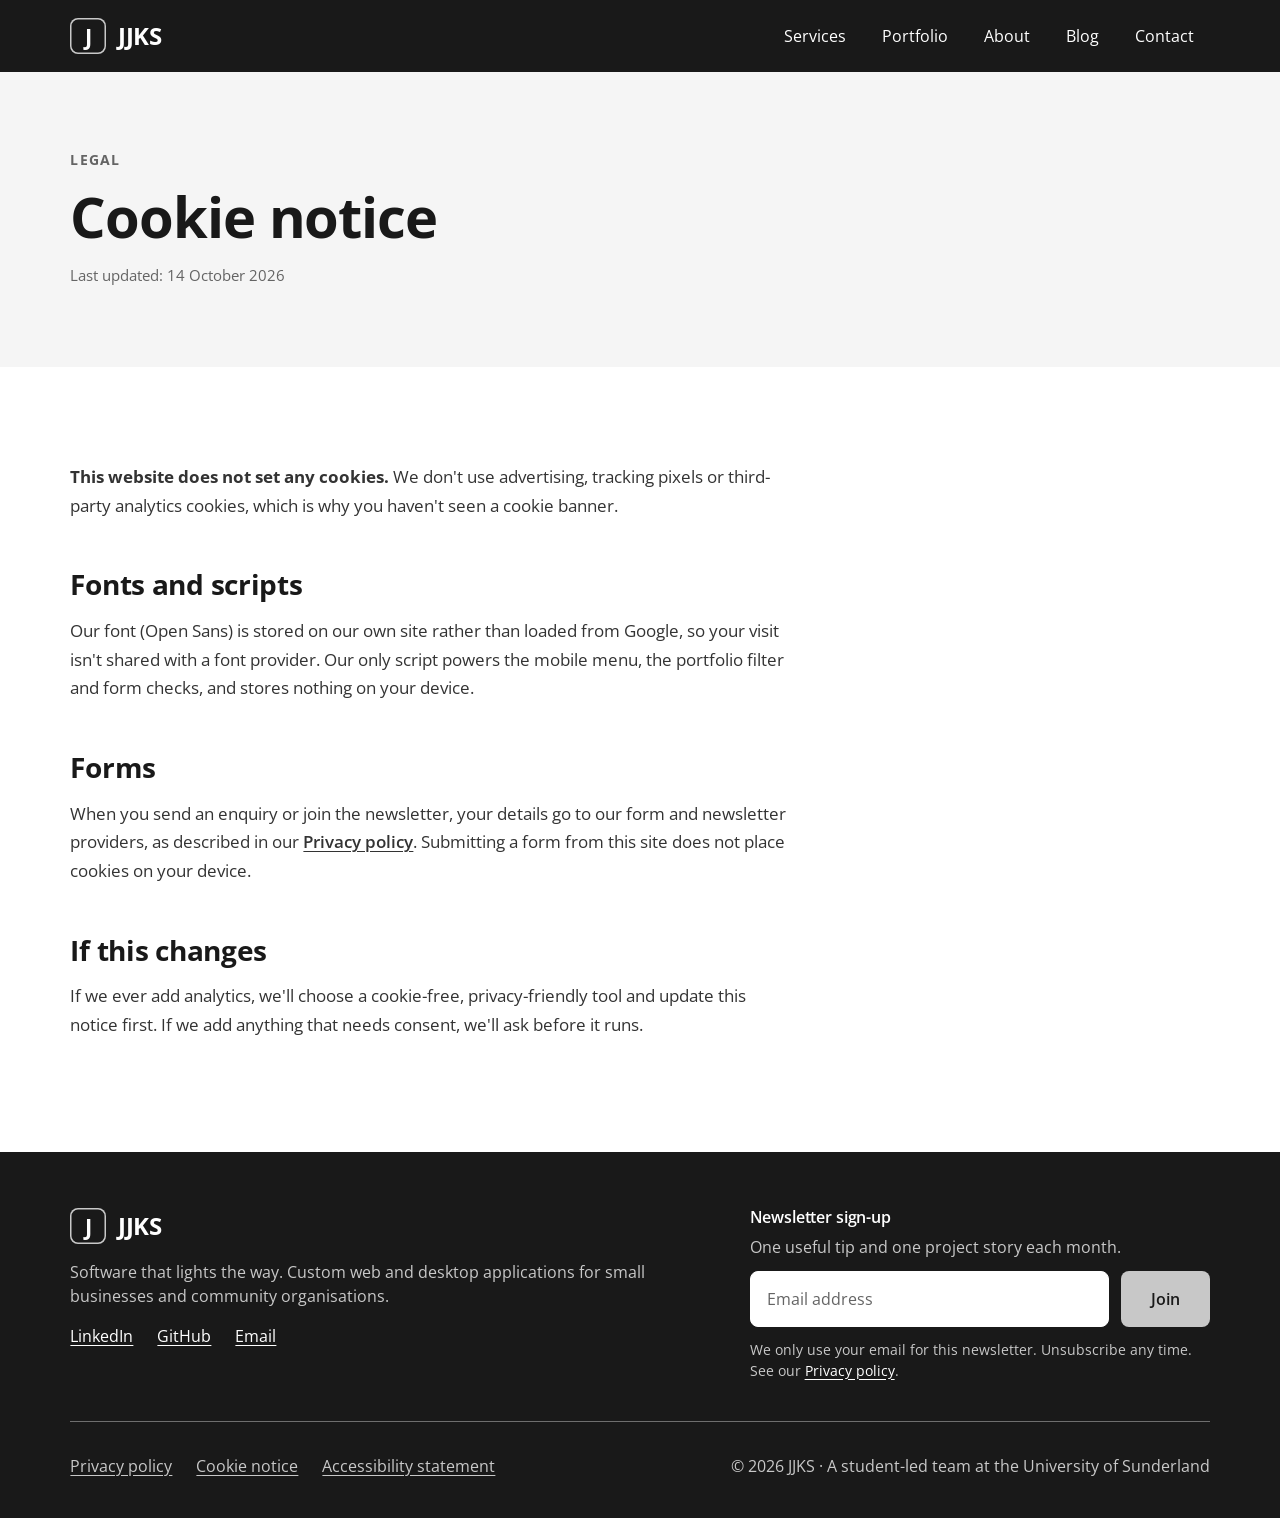
<file: cookies.html>
<!DOCTYPE html>
<html lang="en-GB">
<head>
  <meta charset="utf-8">
  <meta name="viewport" content="width=device-width, initial-scale=1">
  <title>Cookie notice | JJKS</title>
  <meta name="description" content="JJKS does not use cookies or tracking on this website.">
  <meta name="theme-color" content="#191919">
  <meta property="og:type" content="website">
  <meta property="og:site_name" content="JJKS">
  <meta property="og:title" content="Cookie notice | JJKS">
  <meta property="og:description" content="JJKS does not use cookies or tracking on this website.">
  <meta property="og:image" content="https://YOUR-USERNAME.github.io/jjks/assets/img/og-image.png">
  <meta name="twitter:card" content="summary_large_image">
  <link rel="icon" href="assets/img/favicon.svg" type="image/svg+xml">
  <link rel="icon" href="assets/img/favicon-32.png" sizes="32x32" type="image/png">
  <link rel="apple-touch-icon" href="assets/img/apple-touch-icon.png">
  <link rel="preload" href="assets/fonts/open-sans-latin-400-normal.woff2" as="font" type="font/woff2" crossorigin>
  <link rel="preload" href="assets/fonts/open-sans-latin-700-normal.woff2" as="font" type="font/woff2" crossorigin>
  <link rel="stylesheet" href="css/styles.css">
  <script src="js/main.js" defer></script>
</head>
<body>
<a class="skip-link" href="#main">Skip to main content</a>
<header class="site-header">
  <div class="container">
    <a class="logo" href="index.html">
      <span class="logo__tile" aria-hidden="true">J</span><span class="logo__word">JJKS</span><span class="sr-only"> home</span>
    </a>
    <button class="nav-toggle" type="button" aria-expanded="false" aria-controls="site-nav" aria-label="Open menu">
      <svg class="icon-open" viewBox="0 0 24 24" fill="none" stroke="currentColor" stroke-width="2" stroke-linecap="round" stroke-linejoin="round" aria-hidden="true" focusable="false"><path d="M4 7h16"/><path d="M4 12h16"/><path d="M4 17h16"/></svg><svg class="icon-close" viewBox="0 0 24 24" fill="none" stroke="currentColor" stroke-width="2" stroke-linecap="round" stroke-linejoin="round" aria-hidden="true" focusable="false"><path d="M6 6l12 12"/><path d="M18 6 6 18"/></svg>
    </button>
    <nav class="site-nav" id="site-nav" aria-label="Main">
      <ul><li><a href="services.html">Services</a></li><li><a href="portfolio.html">Portfolio</a></li><li><a href="about.html">About</a></li><li><a href="blog.html">Blog</a></li><li><a href="contact.html">Contact</a></li><li class="nav-cta"><a class="btn btn--light" href="contact.html">Book a free consultation</a></li></ul>
    </nav>
  </div>
</header>
<main id="main" tabindex="-1">
<section class="page-hero"><div class="container"><span class="eyebrow">Legal</span><h1>Cookie notice</h1>
<p class="meta"><span>Last updated: 14 October 2026</span></p></div></section>
<div class="section"><div class="container"><div class="prose">

<p><strong>This website does not set any cookies.</strong> We don't use advertising, tracking pixels or third-party analytics cookies, which is why you haven't seen a cookie banner.</p>
<h2>Fonts and scripts</h2>
<p>Our font (Open Sans) is stored on our own site rather than loaded from Google, so your visit isn't shared with a font provider. Our only script powers the mobile menu, the portfolio filter and form checks, and stores nothing on your device.</p>
<h2>Forms</h2>
<p>When you send an enquiry or join the newsletter, your details go to our form and newsletter providers, as described in our <a href="privacy.html">Privacy policy</a>. Submitting a form from this site does not place cookies on your device.</p>
<h2>If this changes</h2>
<p>If we ever add analytics, we'll choose a cookie-free, privacy-friendly tool and update this notice first. If we add anything that needs consent, we'll ask before it runs.</p>
</div></div></div>
</main>
<footer class="site-footer">
  <div class="container">
    <div class="footer__top">
      <div class="footer__company">
        <a class="logo" href="index.html"><span class="logo__tile" aria-hidden="true">J</span><span class="logo__word">JJKS</span><span class="sr-only"> home</span></a>
        <p>Software that lights the way. Custom web and desktop applications for small businesses and community organisations.</p>
        <ul class="footer__links" aria-label="Contact and social">
          <li><a href="https://www.linkedin.com/company/YOUR-PAGE" rel="noopener">LinkedIn</a></li>
          <li><a href="https://github.com/YOUR-ORG" rel="noopener">GitHub</a></li>
          <li><a href="mailto:info@jjks.com">Email</a></li>
        </ul>
      </div>
      <form class="newsletter" action="https://buttondown.com/api/emails/embed-subscribe/YOUR_USERNAME" method="post" novalidate data-validate
            data-not-ready="Thanks! Newsletter sign-up opens soon. In the meantime, follow us on LinkedIn."
            data-success="You're subscribed. Check your inbox to confirm."
            data-error="Sorry, that didn't go through. Please try again or email us.">
        <h2>Newsletter sign-up</h2>
        <p>One useful tip and one project story each month.</p>
        <div class="newsletter__row">
          <label class="sr-only" for="nl-email">Email address</label>
          <input class="input" id="nl-email" name="email" type="email" autocomplete="email" placeholder="Email address" data-required aria-describedby="nl-email-err nl-note">
          <button class="btn btn--light" type="submit">Join</button>
        </div>
        <p class="error" id="nl-email-err">Enter a valid email address.</p>
        <p class="note" id="nl-note">We only use your email for this newsletter. Unsubscribe any time. See our <a href="privacy.html">Privacy policy</a>.</p>
        <p class="form-status" role="status" tabindex="-1"></p>
      </form>
    </div>
    <div class="footer__bottom">
      <ul class="footer__links footer__links--legal" aria-label="Legal">
        <li><a href="privacy.html">Privacy policy</a></li>
        <li><a href="cookies.html">Cookie notice</a></li>
        <li><a href="accessibility.html">Accessibility statement</a></li>
      </ul>
      <p>© <span data-year>2026</span> JJKS · A student-led team at the University of Sunderland</p>
    </div>
  </div>
</footer>
</body>
</html>
</file>
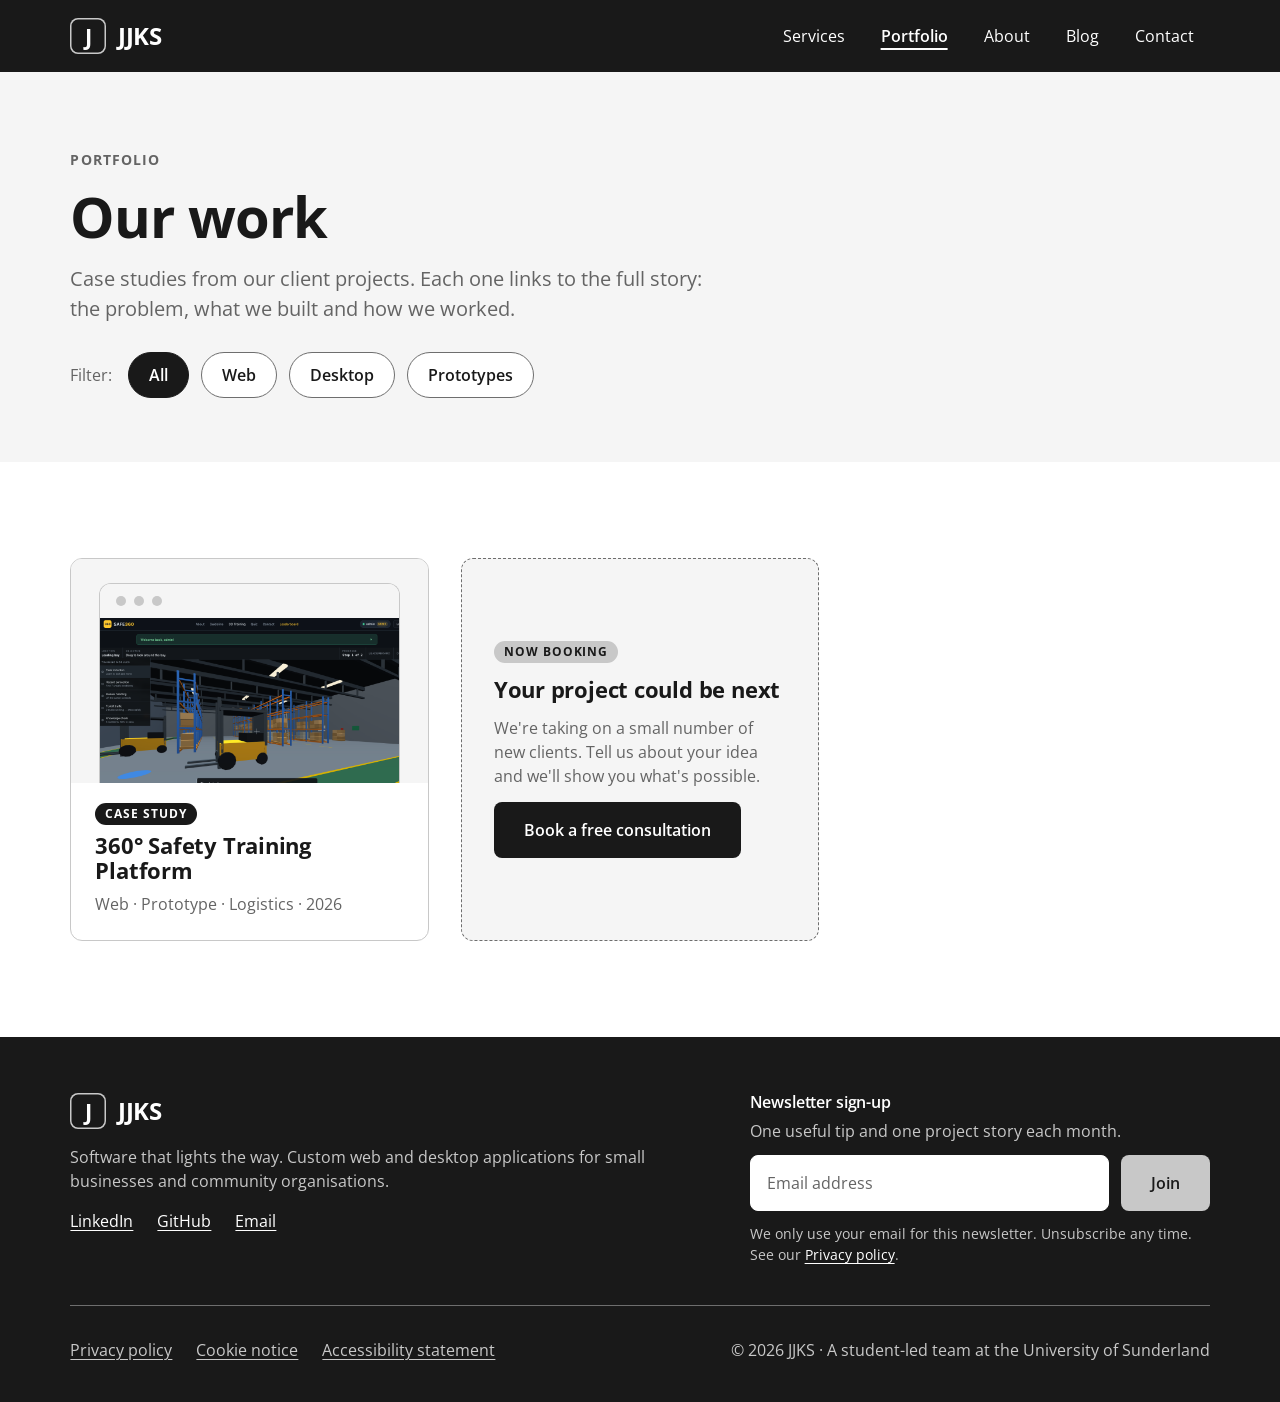
<file: portfolio.html>
<!DOCTYPE html>
<html lang="en-GB">
<head>
  <meta charset="utf-8">
  <meta name="viewport" content="width=device-width, initial-scale=1">
  <title>Portfolio | JJKS</title>
  <meta name="description" content="Case studies from JJKS client projects, including an interactive 360-degree health and safety training platform for a logistics company.">
  <meta name="theme-color" content="#191919">
  <meta property="og:type" content="website">
  <meta property="og:site_name" content="JJKS">
  <meta property="og:title" content="Portfolio | JJKS">
  <meta property="og:description" content="Case studies from JJKS client projects, including an interactive 360-degree health and safety training platform for a logistics company.">
  <meta property="og:image" content="https://YOUR-USERNAME.github.io/jjks/assets/img/og-image.png">
  <meta name="twitter:card" content="summary_large_image">
  <link rel="icon" href="assets/img/favicon.svg" type="image/svg+xml">
  <link rel="icon" href="assets/img/favicon-32.png" sizes="32x32" type="image/png">
  <link rel="apple-touch-icon" href="assets/img/apple-touch-icon.png">
  <link rel="preload" href="assets/fonts/open-sans-latin-400-normal.woff2" as="font" type="font/woff2" crossorigin>
  <link rel="preload" href="assets/fonts/open-sans-latin-700-normal.woff2" as="font" type="font/woff2" crossorigin>
  <link rel="stylesheet" href="css/styles.css">
  <script src="js/main.js" defer></script>
</head>
<body>
<a class="skip-link" href="#main">Skip to main content</a>
<header class="site-header">
  <div class="container">
    <a class="logo" href="index.html">
      <span class="logo__tile" aria-hidden="true">J</span><span class="logo__word">JJKS</span><span class="sr-only"> home</span>
    </a>
    <button class="nav-toggle" type="button" aria-expanded="false" aria-controls="site-nav" aria-label="Open menu">
      <svg class="icon-open" viewBox="0 0 24 24" fill="none" stroke="currentColor" stroke-width="2" stroke-linecap="round" stroke-linejoin="round" aria-hidden="true" focusable="false"><path d="M4 7h16"/><path d="M4 12h16"/><path d="M4 17h16"/></svg><svg class="icon-close" viewBox="0 0 24 24" fill="none" stroke="currentColor" stroke-width="2" stroke-linecap="round" stroke-linejoin="round" aria-hidden="true" focusable="false"><path d="M6 6l12 12"/><path d="M18 6 6 18"/></svg>
    </button>
    <nav class="site-nav" id="site-nav" aria-label="Main">
      <ul><li><a href="services.html">Services</a></li><li><a href="portfolio.html" aria-current="page">Portfolio</a></li><li><a href="about.html">About</a></li><li><a href="blog.html">Blog</a></li><li><a href="contact.html">Contact</a></li><li class="nav-cta"><a class="btn btn--light" href="contact.html">Book a free consultation</a></li></ul>
    </nav>
  </div>
</header>
<main id="main" tabindex="-1">
<section class="page-hero">
  <div class="container">
    <span class="eyebrow">Portfolio</span>
    <h1>Our work</h1>
    <p class="lead">Case studies from our client projects. Each one links to the full story: the problem, what we built and how we worked.</p>
    <div class="filters" role="group" aria-label="Filter projects by type">
      <span class="filters__label">Filter:</span>
      <button class="chip" type="button" data-filter="all" aria-pressed="true">All</button>
      <button class="chip" type="button" data-filter="web" aria-pressed="false">Web</button>
      <button class="chip" type="button" data-filter="desktop" aria-pressed="false">Desktop</button>
      <button class="chip" type="button" data-filter="prototype" aria-pressed="false">Prototypes</button>
    </div>
  </div>
</section>

<section class="section" aria-label="Projects">
  <div class="container">
    <p class="sr-only" id="filter-status" role="status" aria-live="polite"></p>
    <div class="grid-3">
      <a class="project-card" href="case-study-safe360.html" data-category="web prototype">
        <div class="project-card__thumb" aria-hidden="true"><div class="mock" aria-hidden="true"><div class="mock__bar"><span></span><span></span><span></span></div><img src="assets/img/safe360-training.png" alt="" loading="lazy"></div></div>
        <div class="project-card__body">
          <span class="pill">Case study</span>
          <h2 style="font-size:1.375rem">360° Safety Training Platform</h2>
          <p>Web · Prototype · Logistics · 2026</p>
        </div>
      </a>
      <div class="project-card project-card--cta">
        <span class="pill pill--light">Now booking</span>
        <h2 style="font-size:1.375rem">Your project could be next</h2>
        <p>We're taking on a small number of new clients. Tell us about your idea and we'll show you what's possible.</p>
        <a class="btn btn--primary" href="contact.html">Book a free consultation</a>
      </div>
    </div>
    <p class="empty-state" style="margin-top:32px">No projects in this category yet. We're a new studio, and this is where our next case studies will appear. <a class="text-link" href="contact.html">Start a project with us</a></p>
  </div>
</section>
</main>
<footer class="site-footer">
  <div class="container">
    <div class="footer__top">
      <div class="footer__company">
        <a class="logo" href="index.html"><span class="logo__tile" aria-hidden="true">J</span><span class="logo__word">JJKS</span><span class="sr-only"> home</span></a>
        <p>Software that lights the way. Custom web and desktop applications for small businesses and community organisations.</p>
        <ul class="footer__links" aria-label="Contact and social">
          <li><a href="https://www.linkedin.com/company/YOUR-PAGE" rel="noopener">LinkedIn</a></li>
          <li><a href="https://github.com/YOUR-ORG" rel="noopener">GitHub</a></li>
          <li><a href="mailto:info@jjks.com">Email</a></li>
        </ul>
      </div>
      <form class="newsletter" action="https://buttondown.com/api/emails/embed-subscribe/YOUR_USERNAME" method="post" novalidate data-validate
            data-not-ready="Thanks! Newsletter sign-up opens soon. In the meantime, follow us on LinkedIn."
            data-success="You're subscribed. Check your inbox to confirm."
            data-error="Sorry, that didn't go through. Please try again or email us.">
        <h2>Newsletter sign-up</h2>
        <p>One useful tip and one project story each month.</p>
        <div class="newsletter__row">
          <label class="sr-only" for="nl-email">Email address</label>
          <input class="input" id="nl-email" name="email" type="email" autocomplete="email" placeholder="Email address" data-required aria-describedby="nl-email-err nl-note">
          <button class="btn btn--light" type="submit">Join</button>
        </div>
        <p class="error" id="nl-email-err">Enter a valid email address.</p>
        <p class="note" id="nl-note">We only use your email for this newsletter. Unsubscribe any time. See our <a href="privacy.html">Privacy policy</a>.</p>
        <p class="form-status" role="status" tabindex="-1"></p>
      </form>
    </div>
    <div class="footer__bottom">
      <ul class="footer__links footer__links--legal" aria-label="Legal">
        <li><a href="privacy.html">Privacy policy</a></li>
        <li><a href="cookies.html">Cookie notice</a></li>
        <li><a href="accessibility.html">Accessibility statement</a></li>
      </ul>
      <p>© <span data-year>2026</span> JJKS · A student-led team at the University of Sunderland</p>
    </div>
  </div>
</footer>
</body>
</html>
</file>
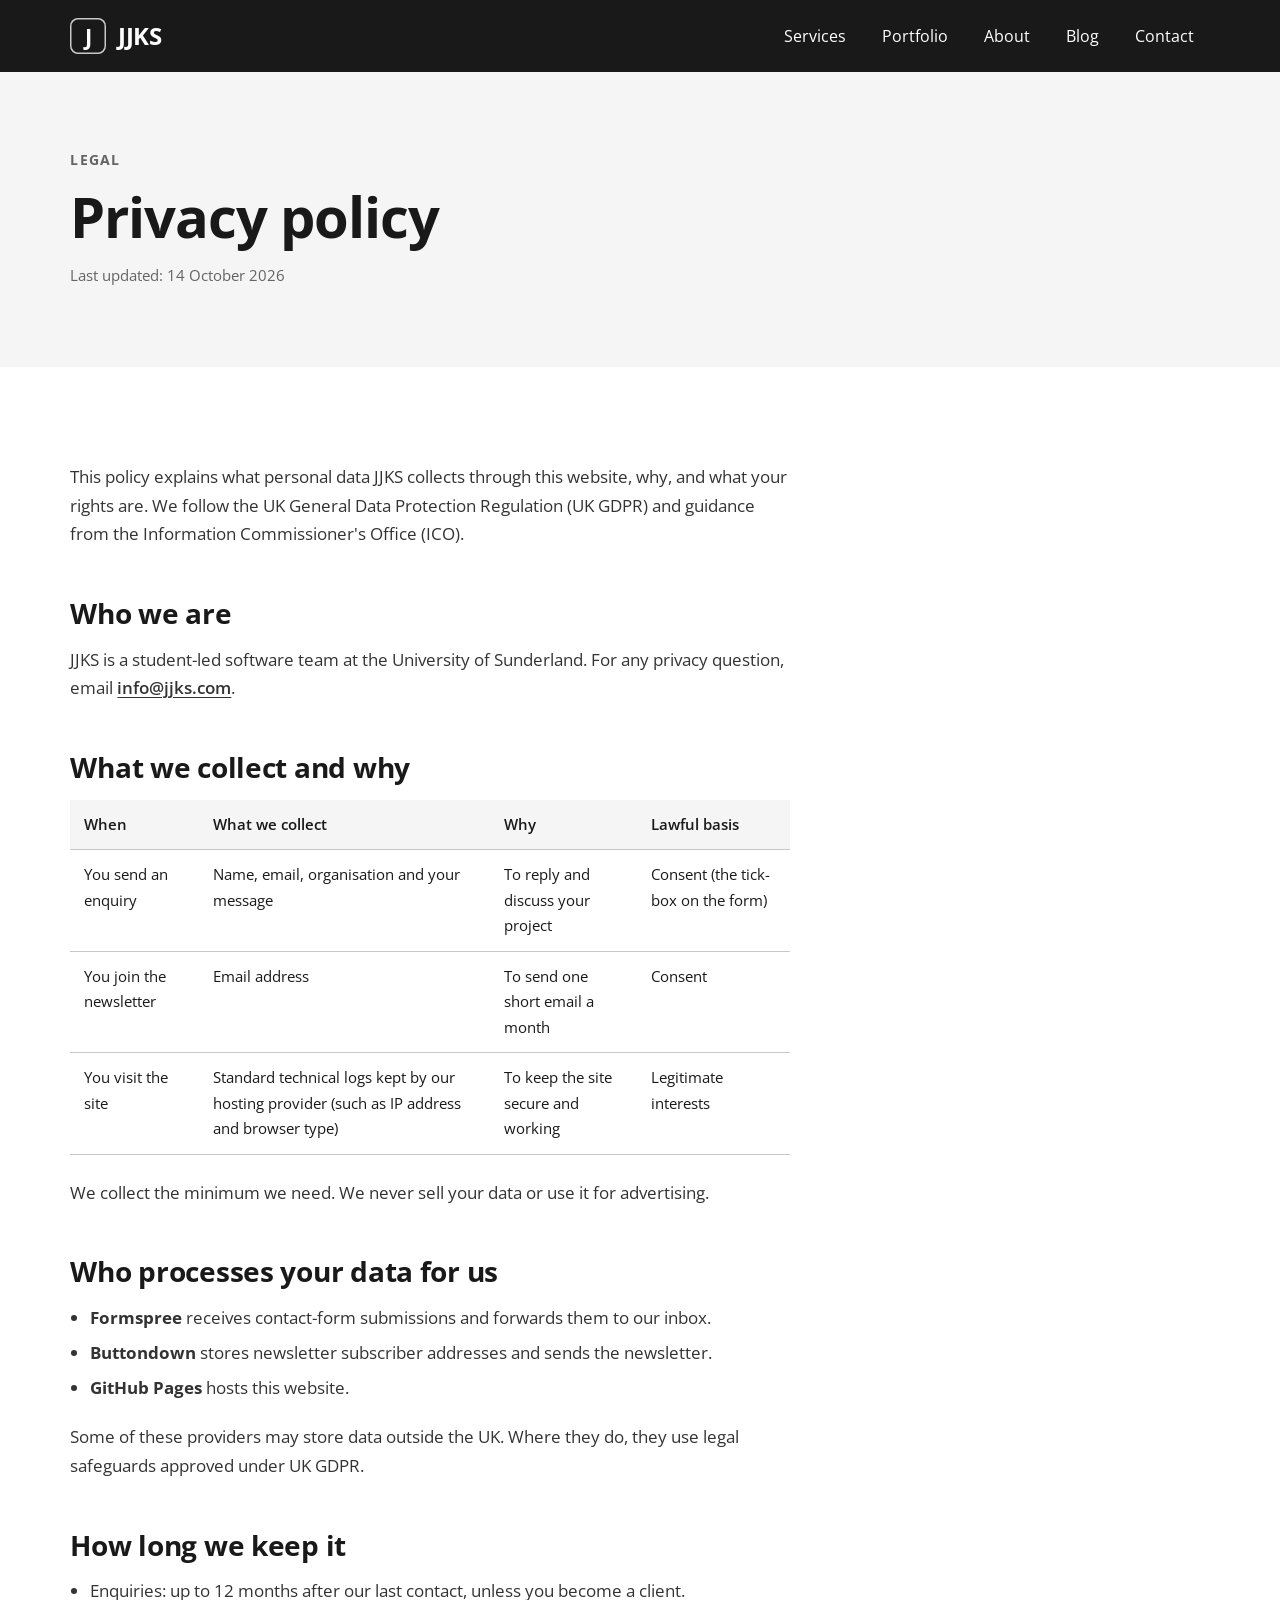
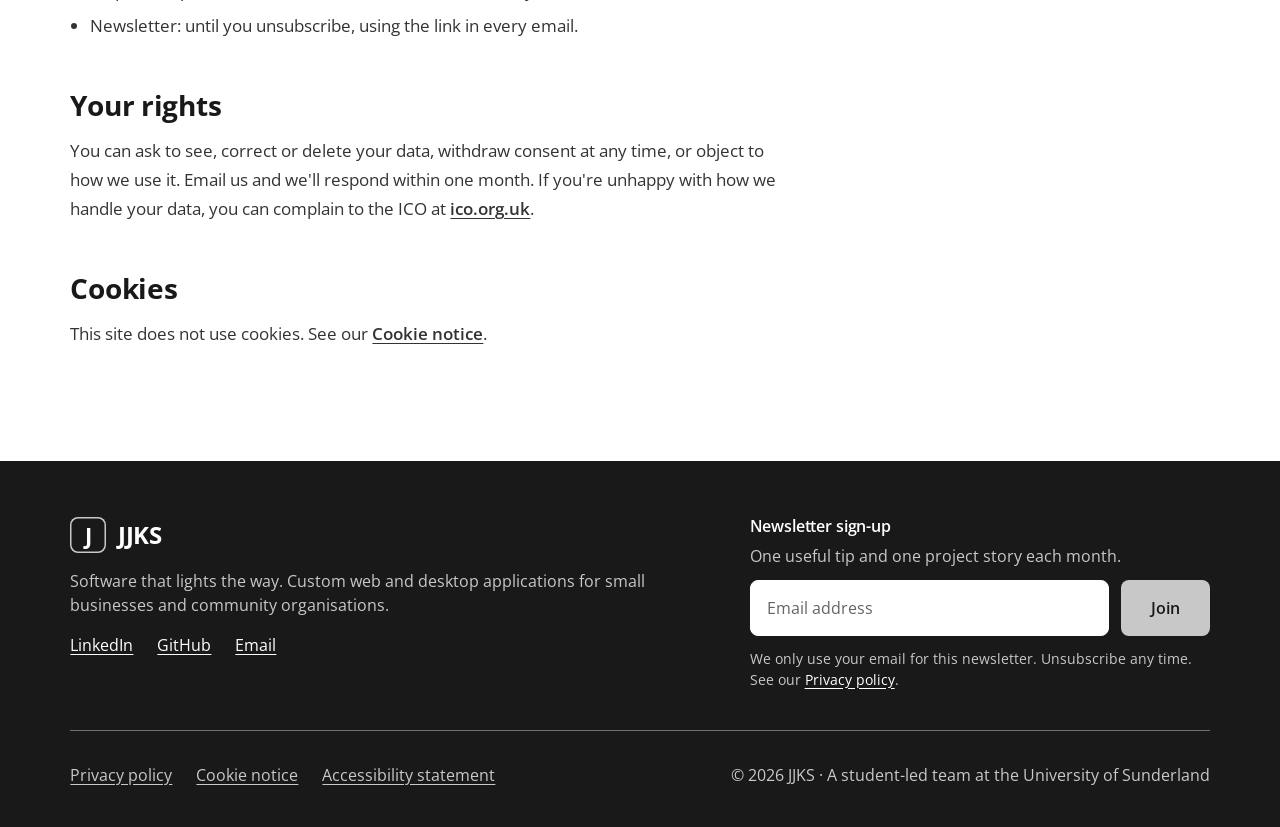
<file: privacy.html>
<!DOCTYPE html>
<html lang="en-GB">
<head>
  <meta charset="utf-8">
  <meta name="viewport" content="width=device-width, initial-scale=1">
  <title>Privacy policy | JJKS</title>
  <meta name="description" content="How JJKS collects, uses and protects your personal data under UK GDPR.">
  <meta name="theme-color" content="#191919">
  <meta property="og:type" content="website">
  <meta property="og:site_name" content="JJKS">
  <meta property="og:title" content="Privacy policy | JJKS">
  <meta property="og:description" content="How JJKS collects, uses and protects your personal data under UK GDPR.">
  <meta property="og:image" content="https://YOUR-USERNAME.github.io/jjks/assets/img/og-image.png">
  <meta name="twitter:card" content="summary_large_image">
  <link rel="icon" href="assets/img/favicon.svg" type="image/svg+xml">
  <link rel="icon" href="assets/img/favicon-32.png" sizes="32x32" type="image/png">
  <link rel="apple-touch-icon" href="assets/img/apple-touch-icon.png">
  <link rel="preload" href="assets/fonts/open-sans-latin-400-normal.woff2" as="font" type="font/woff2" crossorigin>
  <link rel="preload" href="assets/fonts/open-sans-latin-700-normal.woff2" as="font" type="font/woff2" crossorigin>
  <link rel="stylesheet" href="css/styles.css">
  <script src="js/main.js" defer></script>
</head>
<body>
<a class="skip-link" href="#main">Skip to main content</a>
<header class="site-header">
  <div class="container">
    <a class="logo" href="index.html">
      <span class="logo__tile" aria-hidden="true">J</span><span class="logo__word">JJKS</span><span class="sr-only"> home</span>
    </a>
    <button class="nav-toggle" type="button" aria-expanded="false" aria-controls="site-nav" aria-label="Open menu">
      <svg class="icon-open" viewBox="0 0 24 24" fill="none" stroke="currentColor" stroke-width="2" stroke-linecap="round" stroke-linejoin="round" aria-hidden="true" focusable="false"><path d="M4 7h16"/><path d="M4 12h16"/><path d="M4 17h16"/></svg><svg class="icon-close" viewBox="0 0 24 24" fill="none" stroke="currentColor" stroke-width="2" stroke-linecap="round" stroke-linejoin="round" aria-hidden="true" focusable="false"><path d="M6 6l12 12"/><path d="M18 6 6 18"/></svg>
    </button>
    <nav class="site-nav" id="site-nav" aria-label="Main">
      <ul><li><a href="services.html">Services</a></li><li><a href="portfolio.html">Portfolio</a></li><li><a href="about.html">About</a></li><li><a href="blog.html">Blog</a></li><li><a href="contact.html">Contact</a></li><li class="nav-cta"><a class="btn btn--light" href="contact.html">Book a free consultation</a></li></ul>
    </nav>
  </div>
</header>
<main id="main" tabindex="-1">
<section class="page-hero"><div class="container"><span class="eyebrow">Legal</span><h1>Privacy policy</h1>
<p class="meta"><span>Last updated: 14 October 2026</span></p></div></section>
<div class="section"><div class="container"><div class="prose">

<p>This policy explains what personal data JJKS collects through this website, why, and what your rights are. We follow the UK General Data Protection Regulation (UK GDPR) and guidance from the Information Commissioner's Office (ICO).</p>
<h2>Who we are</h2>
<p>JJKS is a student-led software team at the University of Sunderland. For any privacy question, email <a href="mailto:info@jjks.com">info@jjks.com</a>.</p>
<h2>What we collect and why</h2>
<div class="table-wrap" tabindex="0" role="region" aria-label="Data we collect table"><table>
<thead><tr><th scope="col">When</th><th scope="col">What we collect</th><th scope="col">Why</th><th scope="col">Lawful basis</th></tr></thead>
<tbody>
<tr><td>You send an enquiry</td><td>Name, email, organisation and your message</td><td>To reply and discuss your project</td><td>Consent (the tick-box on the form)</td></tr>
<tr><td>You join the newsletter</td><td>Email address</td><td>To send one short email a month</td><td>Consent</td></tr>
<tr><td>You visit the site</td><td>Standard technical logs kept by our hosting provider (such as IP address and browser type)</td><td>To keep the site secure and working</td><td>Legitimate interests</td></tr>
</tbody></table></div>
<p>We collect the minimum we need. We never sell your data or use it for advertising.</p>
<h2>Who processes your data for us</h2>
<ul>
<li><strong>Formspree</strong> receives contact-form submissions and forwards them to our inbox.</li>
<li><strong>Buttondown</strong> stores newsletter subscriber addresses and sends the newsletter.</li>
<li><strong>GitHub Pages</strong> hosts this website.</li>
</ul>
<p>Some of these providers may store data outside the UK. Where they do, they use legal safeguards approved under UK GDPR.</p>
<h2>How long we keep it</h2>
<ul>
<li>Enquiries: up to 12 months after our last contact, unless you become a client.</li>
<li>Newsletter: until you unsubscribe, using the link in every email.</li>
</ul>
<h2>Your rights</h2>
<p>You can ask to see, correct or delete your data, withdraw consent at any time, or object to how we use it. Email us and we'll respond within one month. If you're unhappy with how we handle your data, you can complain to the ICO at <a href="https://ico.org.uk" rel="noopener">ico.org.uk</a>.</p>
<h2>Cookies</h2>
<p>This site does not use cookies. See our <a href="cookies.html">Cookie notice</a>.</p>
</div></div></div>
</main>
<footer class="site-footer">
  <div class="container">
    <div class="footer__top">
      <div class="footer__company">
        <a class="logo" href="index.html"><span class="logo__tile" aria-hidden="true">J</span><span class="logo__word">JJKS</span><span class="sr-only"> home</span></a>
        <p>Software that lights the way. Custom web and desktop applications for small businesses and community organisations.</p>
        <ul class="footer__links" aria-label="Contact and social">
          <li><a href="https://www.linkedin.com/company/YOUR-PAGE" rel="noopener">LinkedIn</a></li>
          <li><a href="https://github.com/YOUR-ORG" rel="noopener">GitHub</a></li>
          <li><a href="mailto:info@jjks.com">Email</a></li>
        </ul>
      </div>
      <form class="newsletter" action="https://buttondown.com/api/emails/embed-subscribe/YOUR_USERNAME" method="post" novalidate data-validate
            data-not-ready="Thanks! Newsletter sign-up opens soon. In the meantime, follow us on LinkedIn."
            data-success="You're subscribed. Check your inbox to confirm."
            data-error="Sorry, that didn't go through. Please try again or email us.">
        <h2>Newsletter sign-up</h2>
        <p>One useful tip and one project story each month.</p>
        <div class="newsletter__row">
          <label class="sr-only" for="nl-email">Email address</label>
          <input class="input" id="nl-email" name="email" type="email" autocomplete="email" placeholder="Email address" data-required aria-describedby="nl-email-err nl-note">
          <button class="btn btn--light" type="submit">Join</button>
        </div>
        <p class="error" id="nl-email-err">Enter a valid email address.</p>
        <p class="note" id="nl-note">We only use your email for this newsletter. Unsubscribe any time. See our <a href="privacy.html">Privacy policy</a>.</p>
        <p class="form-status" role="status" tabindex="-1"></p>
      </form>
    </div>
    <div class="footer__bottom">
      <ul class="footer__links footer__links--legal" aria-label="Legal">
        <li><a href="privacy.html">Privacy policy</a></li>
        <li><a href="cookies.html">Cookie notice</a></li>
        <li><a href="accessibility.html">Accessibility statement</a></li>
      </ul>
      <p>© <span data-year>2026</span> JJKS · A student-led team at the University of Sunderland</p>
    </div>
  </div>
</footer>
</body>
</html>
</file>
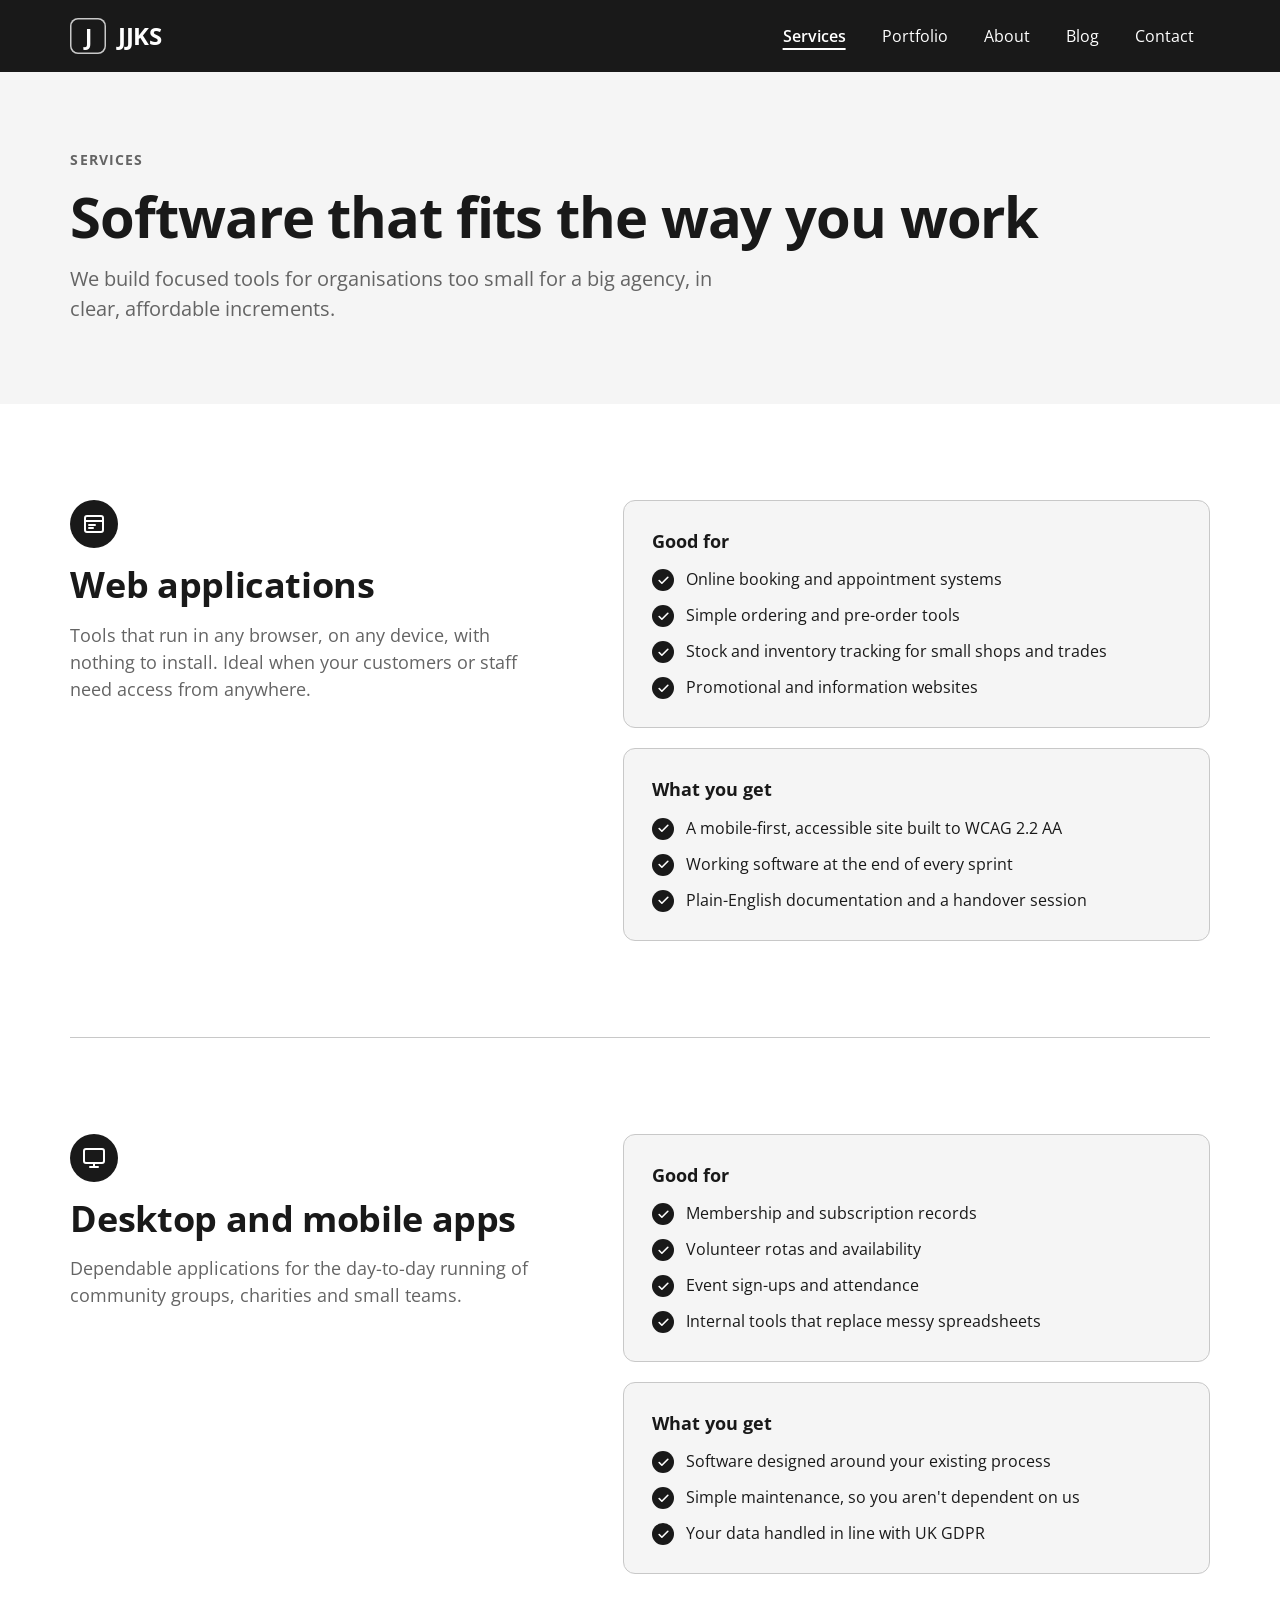
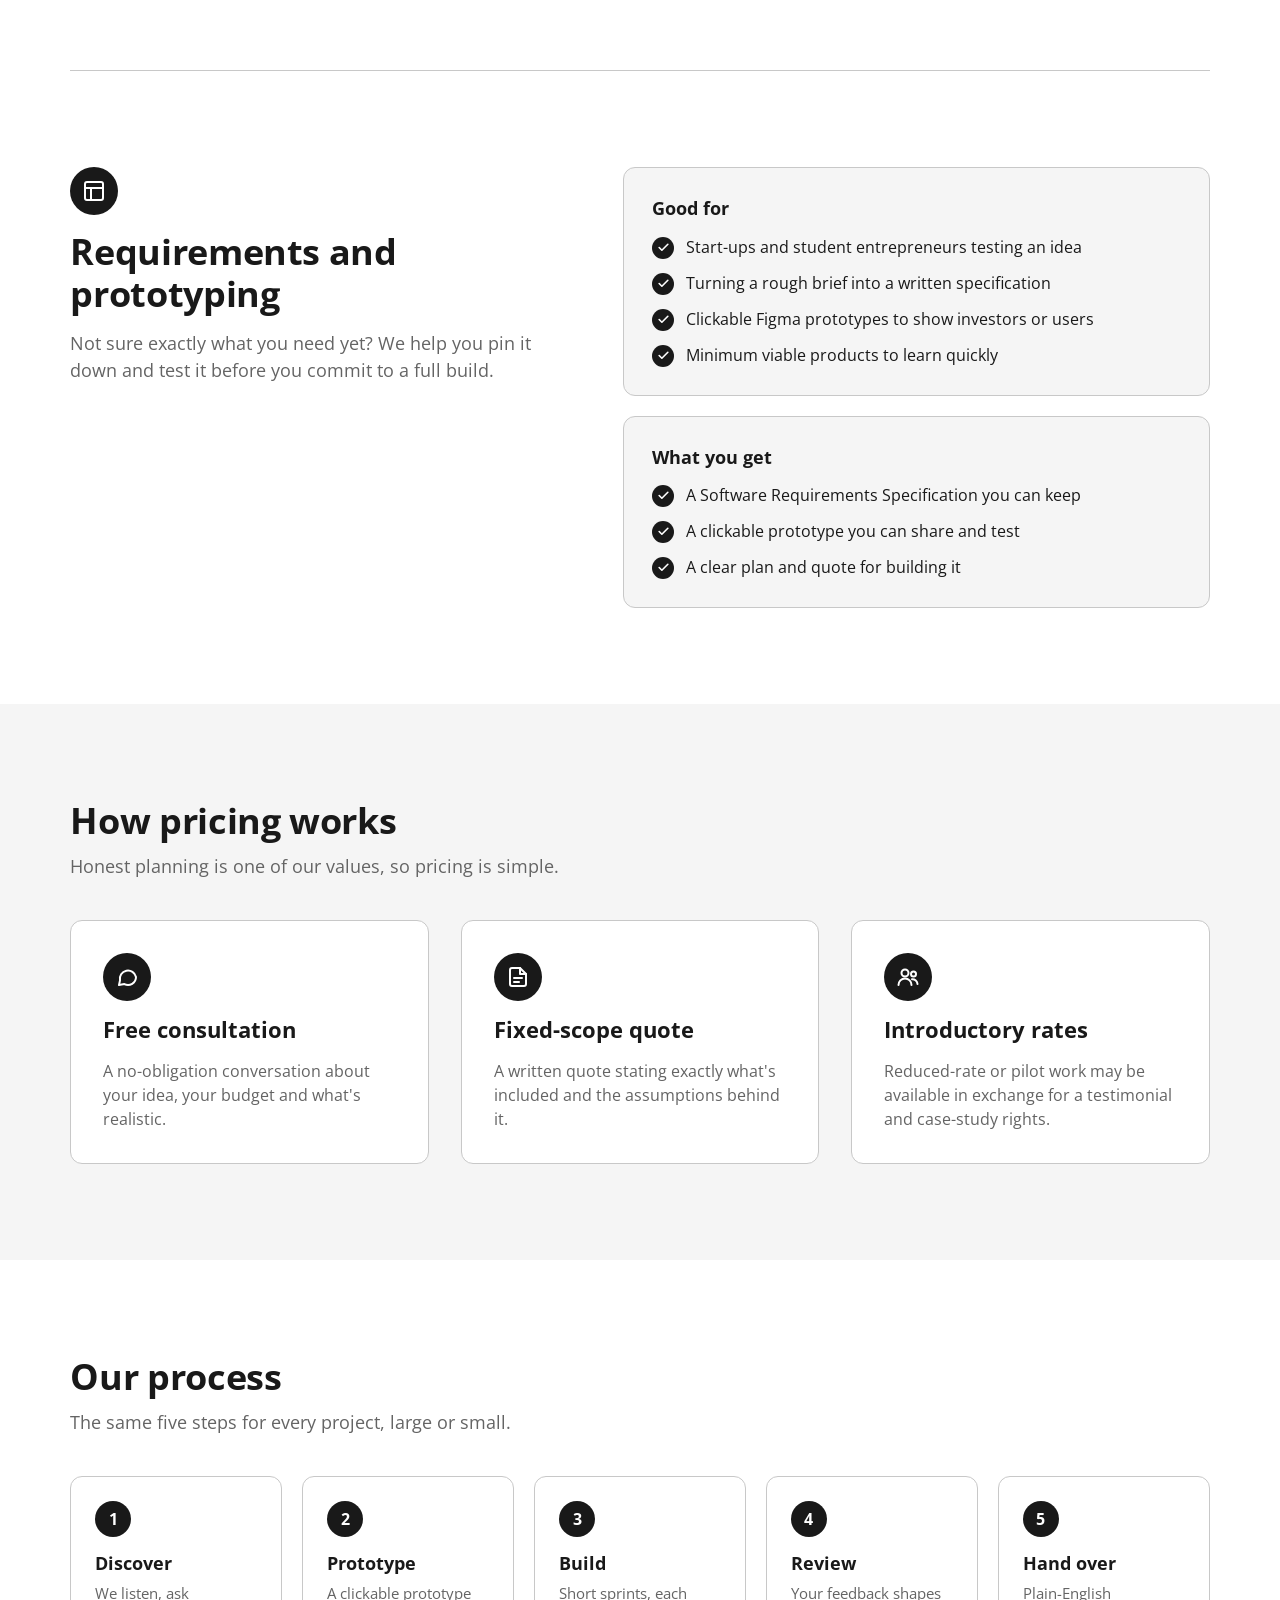
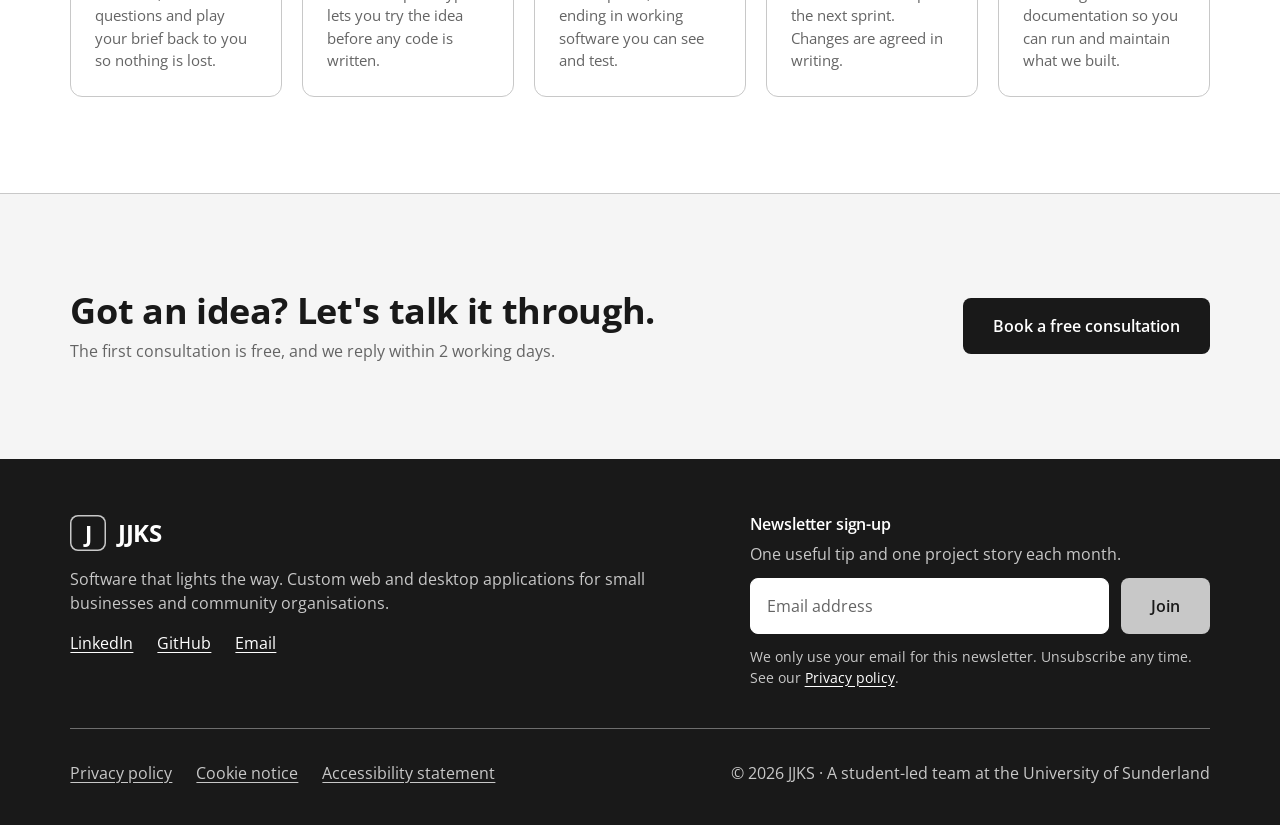
<file: services.html>
<!DOCTYPE html>
<html lang="en-GB">
<head>
  <meta charset="utf-8">
  <meta name="viewport" content="width=device-width, initial-scale=1">
  <title>Services | JJKS</title>
  <meta name="description" content="Web applications, desktop and mobile apps, and requirements and prototyping for small businesses, charities and start-ups. Transparent, fixed-scope quotes.">
  <meta name="theme-color" content="#191919">
  <meta property="og:type" content="website">
  <meta property="og:site_name" content="JJKS">
  <meta property="og:title" content="Services | JJKS">
  <meta property="og:description" content="Web applications, desktop and mobile apps, and requirements and prototyping for small businesses, charities and start-ups. Transparent, fixed-scope quotes.">
  <meta property="og:image" content="https://YOUR-USERNAME.github.io/jjks/assets/img/og-image.png">
  <meta name="twitter:card" content="summary_large_image">
  <link rel="icon" href="assets/img/favicon.svg" type="image/svg+xml">
  <link rel="icon" href="assets/img/favicon-32.png" sizes="32x32" type="image/png">
  <link rel="apple-touch-icon" href="assets/img/apple-touch-icon.png">
  <link rel="preload" href="assets/fonts/open-sans-latin-400-normal.woff2" as="font" type="font/woff2" crossorigin>
  <link rel="preload" href="assets/fonts/open-sans-latin-700-normal.woff2" as="font" type="font/woff2" crossorigin>
  <link rel="stylesheet" href="css/styles.css">
  <script src="js/main.js" defer></script>
</head>
<body>
<a class="skip-link" href="#main">Skip to main content</a>
<header class="site-header">
  <div class="container">
    <a class="logo" href="index.html">
      <span class="logo__tile" aria-hidden="true">J</span><span class="logo__word">JJKS</span><span class="sr-only"> home</span>
    </a>
    <button class="nav-toggle" type="button" aria-expanded="false" aria-controls="site-nav" aria-label="Open menu">
      <svg class="icon-open" viewBox="0 0 24 24" fill="none" stroke="currentColor" stroke-width="2" stroke-linecap="round" stroke-linejoin="round" aria-hidden="true" focusable="false"><path d="M4 7h16"/><path d="M4 12h16"/><path d="M4 17h16"/></svg><svg class="icon-close" viewBox="0 0 24 24" fill="none" stroke="currentColor" stroke-width="2" stroke-linecap="round" stroke-linejoin="round" aria-hidden="true" focusable="false"><path d="M6 6l12 12"/><path d="M18 6 6 18"/></svg>
    </button>
    <nav class="site-nav" id="site-nav" aria-label="Main">
      <ul><li><a href="services.html" aria-current="page">Services</a></li><li><a href="portfolio.html">Portfolio</a></li><li><a href="about.html">About</a></li><li><a href="blog.html">Blog</a></li><li><a href="contact.html">Contact</a></li><li class="nav-cta"><a class="btn btn--light" href="contact.html">Book a free consultation</a></li></ul>
    </nav>
  </div>
</header>
<main id="main" tabindex="-1">
<section class="page-hero">
  <div class="container">
    <span class="eyebrow">Services</span>
    <h1>Software that fits the way you work</h1>
    <p class="lead">We build focused tools for organisations too small for a big agency, in clear, affordable increments.</p>
  </div>
</section>

<div class="container">
  <section class="service" id="web" aria-labelledby="web-h">
    <div class="service__intro"><span class="badge-icon"><svg viewBox="0 0 24 24" fill="none" stroke="currentColor" stroke-width="2" stroke-linecap="round" stroke-linejoin="round" aria-hidden="true" focusable="false"><rect x="3" y="4" width="18" height="16" rx="2"/><path d="M3 9h18"/><path d="M7 13h6"/><path d="M7 16h4"/></svg></span><h2 id="web-h">Web applications</h2>
      <p>Tools that run in any browser, on any device, with nothing to install. Ideal when your customers or staff need access from anywhere.</p></div>
    <div>
      <div class="detail-block"><h3>Good for</h3><ul class="checklist">
        <li>Online booking and appointment systems</li><li>Simple ordering and pre-order tools</li>
        <li>Stock and inventory tracking for small shops and trades</li><li>Promotional and information websites</li></ul></div>
      <div class="detail-block"><h3>What you get</h3><ul class="checklist">
        <li>A mobile-first, accessible site built to WCAG 2.2 AA</li><li>Working software at the end of every sprint</li>
        <li>Plain-English documentation and a handover session</li></ul></div>
    </div>
  </section>

  <section class="service" id="desktop" aria-labelledby="desktop-h">
    <div class="service__intro"><span class="badge-icon"><svg viewBox="0 0 24 24" fill="none" stroke="currentColor" stroke-width="2" stroke-linecap="round" stroke-linejoin="round" aria-hidden="true" focusable="false"><rect x="2" y="3" width="20" height="14" rx="2"/><path d="M8 21h8"/><path d="M12 17v4"/></svg></span><h2 id="desktop-h">Desktop and mobile apps</h2>
      <p>Dependable applications for the day-to-day running of community groups, charities and small teams.</p></div>
    <div>
      <div class="detail-block"><h3>Good for</h3><ul class="checklist">
        <li>Membership and subscription records</li><li>Volunteer rotas and availability</li>
        <li>Event sign-ups and attendance</li><li>Internal tools that replace messy spreadsheets</li></ul></div>
      <div class="detail-block"><h3>What you get</h3><ul class="checklist">
        <li>Software designed around your existing process</li><li>Simple maintenance, so you aren't dependent on us</li>
        <li>Your data handled in line with UK GDPR</li></ul></div>
    </div>
  </section>

  <section class="service" id="prototyping" aria-labelledby="proto-h">
    <div class="service__intro"><span class="badge-icon"><svg viewBox="0 0 24 24" fill="none" stroke="currentColor" stroke-width="2" stroke-linecap="round" stroke-linejoin="round" aria-hidden="true" focusable="false"><rect x="3" y="3" width="18" height="18" rx="2"/><path d="M3 9h18"/><path d="M9 21V9"/></svg></span><h2 id="proto-h">Requirements and prototyping</h2>
      <p>Not sure exactly what you need yet? We help you pin it down and test it before you commit to a full build.</p></div>
    <div>
      <div class="detail-block"><h3>Good for</h3><ul class="checklist">
        <li>Start-ups and student entrepreneurs testing an idea</li><li>Turning a rough brief into a written specification</li>
        <li>Clickable Figma prototypes to show investors or users</li><li>Minimum viable products to learn quickly</li></ul></div>
      <div class="detail-block"><h3>What you get</h3><ul class="checklist">
        <li>A Software Requirements Specification you can keep</li><li>A clickable prototype you can share and test</li>
        <li>A clear plan and quote for building it</li></ul></div>
    </div>
  </section>
</div>

<section class="section section--off" aria-labelledby="pricing">
  <div class="container">
    <div class="section-head">
      <h2 id="pricing">How pricing works</h2>
      <p>Honest planning is one of our values, so pricing is simple.</p>
    </div>
    <div class="grid-3">
      <div class="card card--white"><span class="badge-icon"><svg viewBox="0 0 24 24" fill="none" stroke="currentColor" stroke-width="2" stroke-linecap="round" stroke-linejoin="round" aria-hidden="true" focusable="false"><path d="M21 12a8 8 0 0 1-11.6 7.1L4 20l1-4.6A8 8 0 1 1 21 12z"/></svg></span><h3>Free consultation</h3><p>A no-obligation conversation about your idea, your budget and what's realistic.</p></div>
      <div class="card card--white"><span class="badge-icon"><svg viewBox="0 0 24 24" fill="none" stroke="currentColor" stroke-width="2" stroke-linecap="round" stroke-linejoin="round" aria-hidden="true" focusable="false"><path d="M14 3H6a2 2 0 0 0-2 2v14a2 2 0 0 0 2 2h12a2 2 0 0 0 2-2V9z"/><path d="M14 3v6h6"/><path d="M8 13h8"/><path d="M8 17h5"/></svg></span><h3>Fixed-scope quote</h3><p>A written quote stating exactly what's included and the assumptions behind it.</p></div>
      <div class="card card--white"><span class="badge-icon"><svg viewBox="0 0 24 24" fill="none" stroke="currentColor" stroke-width="2" stroke-linecap="round" stroke-linejoin="round" aria-hidden="true" focusable="false"><circle cx="9" cy="8" r="3.5"/><path d="M2.5 20a6.5 6.5 0 0 1 13 0"/><circle cx="17.5" cy="9" r="2.5"/><path d="M16 14.2A5 5 0 0 1 21.5 19"/></svg></span><h3>Introductory rates</h3><p>Reduced-rate or pilot work may be available in exchange for a testimonial and case-study rights.</p></div>
    </div>
  </div>
</section>

<section class="section" aria-labelledby="process">
  <div class="container">
    <div class="section-head"><h2 id="process">Our process</h2><p>The same five steps for every project, large or small.</p></div>

<ol class="steps">
  <li><h3>Discover</h3><p>We listen, ask questions and play your brief back to you so nothing is lost.</p></li>
  <li><h3>Prototype</h3><p>A clickable prototype lets you try the idea before any code is written.</p></li>
  <li><h3>Build</h3><p>Short sprints, each ending in working software you can see and test.</p></li>
  <li><h3>Review</h3><p>Your feedback shapes the next sprint. Changes are agreed in writing.</p></li>
  <li><h3>Hand over</h3><p>Plain-English documentation so you can run and maintain what we built.</p></li>
</ol>
  </div>
</section>

<section class="section section--off cta-section">
  <div class="container cta-band">
    <div>
      <h2>Got an idea? Let's talk it through.</h2>
      <p>The first consultation is free, and we reply within 2 working days.</p>
    </div>
    <a class="btn btn--primary" href="contact.html">Book a free consultation</a>
  </div>
</section>
</main>
<footer class="site-footer">
  <div class="container">
    <div class="footer__top">
      <div class="footer__company">
        <a class="logo" href="index.html"><span class="logo__tile" aria-hidden="true">J</span><span class="logo__word">JJKS</span><span class="sr-only"> home</span></a>
        <p>Software that lights the way. Custom web and desktop applications for small businesses and community organisations.</p>
        <ul class="footer__links" aria-label="Contact and social">
          <li><a href="https://www.linkedin.com/company/YOUR-PAGE" rel="noopener">LinkedIn</a></li>
          <li><a href="https://github.com/YOUR-ORG" rel="noopener">GitHub</a></li>
          <li><a href="mailto:info@jjks.com">Email</a></li>
        </ul>
      </div>
      <form class="newsletter" action="https://buttondown.com/api/emails/embed-subscribe/YOUR_USERNAME" method="post" novalidate data-validate
            data-not-ready="Thanks! Newsletter sign-up opens soon. In the meantime, follow us on LinkedIn."
            data-success="You're subscribed. Check your inbox to confirm."
            data-error="Sorry, that didn't go through. Please try again or email us.">
        <h2>Newsletter sign-up</h2>
        <p>One useful tip and one project story each month.</p>
        <div class="newsletter__row">
          <label class="sr-only" for="nl-email">Email address</label>
          <input class="input" id="nl-email" name="email" type="email" autocomplete="email" placeholder="Email address" data-required aria-describedby="nl-email-err nl-note">
          <button class="btn btn--light" type="submit">Join</button>
        </div>
        <p class="error" id="nl-email-err">Enter a valid email address.</p>
        <p class="note" id="nl-note">We only use your email for this newsletter. Unsubscribe any time. See our <a href="privacy.html">Privacy policy</a>.</p>
        <p class="form-status" role="status" tabindex="-1"></p>
      </form>
    </div>
    <div class="footer__bottom">
      <ul class="footer__links footer__links--legal" aria-label="Legal">
        <li><a href="privacy.html">Privacy policy</a></li>
        <li><a href="cookies.html">Cookie notice</a></li>
        <li><a href="accessibility.html">Accessibility statement</a></li>
      </ul>
      <p>© <span data-year>2026</span> JJKS · A student-led team at the University of Sunderland</p>
    </div>
  </div>
</footer>
</body>
</html>
</file>
<file: css/styles.css>
/* ==========================================================================
   JJKS — Promotional website stylesheet
   Brand tokens from Task A6 §2.4 and the Figma prototype ("JJKS Brand").
   Only these colours are used. Body text stays black / text-grey on white or
   off-white so contrast is WCAG 2.2 AA (4.5:1) or better.
   ========================================================================== */

/* ---- Self-hosted Open Sans (SIL Open Font Licence, see assets/fonts) ---- */
@font-face { font-family: "Open Sans"; font-style: normal; font-weight: 400; font-display: swap;
  src: url("../assets/fonts/open-sans-latin-400-normal.woff2") format("woff2"); }
@font-face { font-family: "Open Sans"; font-style: italic; font-weight: 400; font-display: swap;
  src: url("../assets/fonts/open-sans-latin-400-italic.woff2") format("woff2"); }
@font-face { font-family: "Open Sans"; font-style: normal; font-weight: 600; font-display: swap;
  src: url("../assets/fonts/open-sans-latin-600-normal.woff2") format("woff2"); }
@font-face { font-family: "Open Sans"; font-style: normal; font-weight: 700; font-display: swap;
  src: url("../assets/fonts/open-sans-latin-700-normal.woff2") format("woff2"); }

:root {
  /* Colour tokens (same names as the Figma variables) */
  --black: #191919;
  --dark-grey: #6e6e6e;      /* supporting elements, input borders (5:1 on white) */
  --light-grey: #c8c8c8;     /* borders, dividers, text on black */
  --off-white: #f5f5f5;      /* section and card backgrounds */
  --text-grey: #646464;      /* body text on white / off-white (5.9:1) */
  --white: #ffffff;

  /* Type */
  --font: "Open Sans", system-ui, -apple-system, "Segoe UI", Roboto, Arial, sans-serif;

  /* Layout */
  --max: 1280px;
  --gutter: clamp(20px, 5.5vw, 80px);
  --section-y: clamp(56px, 8vw, 96px);
  --radius: 12px;
  --radius-sm: 8px;
  --nav-h: 72px;
}

/* ---- Base ---------------------------------------------------------------- */
*, *::before, *::after { box-sizing: border-box; }
html { scroll-behavior: smooth; -webkit-text-size-adjust: 100%; scroll-padding-top: calc(var(--nav-h) + 16px); }
body {
  margin: 0;
  font-family: var(--font);
  font-size: 1rem;           /* 16px minimum body size (A6 §2.4) */
  line-height: 1.5;
  color: var(--black);
  background: var(--white);
}
img, svg { display: block; max-width: 100%; height: auto; }
a { color: inherit; }
p { margin: 0 0 1rem; }
h1, h2, h3 { margin: 0; line-height: 1.15; font-weight: 700; color: var(--black); }
h1 { font-size: clamp(2.25rem, 1.6rem + 2.8vw, 3.5rem); letter-spacing: -0.02em; }
h2 { font-size: clamp(1.75rem, 1.4rem + 1.4vw, 2.25rem); letter-spacing: -0.01em; }
h3 { font-size: 1.375rem; line-height: 1.35; }
ul, ol { margin: 0 0 1rem; padding-left: 1.25rem; }
li { margin-bottom: 0.4rem; }
strong { font-weight: 700; }

/* Visible focus for keyboard users (WCAG 2.4.7 / 2.4.11) */
:focus-visible { outline: 3px solid var(--black); outline-offset: 3px; border-radius: 4px; }
.on-dark :focus-visible, .site-header :focus-visible, .site-footer :focus-visible { outline-color: var(--white); }

.skip-link {
  position: absolute; left: 16px; top: -100px; z-index: 100;
  background: var(--white); color: var(--black); padding: 12px 18px; border-radius: var(--radius-sm);
  font-weight: 600; text-decoration: none; box-shadow: 0 2px 12px rgba(0,0,0,.25);
}
.skip-link:focus { top: 12px; }

.sr-only {
  position: absolute !important; width: 1px; height: 1px; padding: 0; margin: -1px;
  overflow: hidden; clip: rect(0 0 0 0); white-space: nowrap; border: 0;
}

.container { width: 100%; max-width: calc(var(--max) + 2 * var(--gutter)); margin: 0 auto; padding: 0 var(--gutter); }
.section { padding: var(--section-y) 0; }
.section--off { background: var(--off-white); }
.section--dark { background: var(--black); color: var(--light-grey); }
.section--dark h1, .section--dark h2, .section--dark h3 { color: var(--white); }

.eyebrow {
  display: block; margin-bottom: 14px;
  font-size: 0.875rem; font-weight: 700; letter-spacing: 0.08em; text-transform: uppercase; color: var(--text-grey);
}
.section--dark .eyebrow { color: var(--light-grey); }
.lead { font-size: 1.25rem; line-height: 1.5; color: var(--text-grey); max-width: 46ch; }
.muted { color: var(--text-grey); }
.section--dark .muted { color: var(--light-grey); }
.section-head { max-width: 760px; margin-bottom: 40px; }
.section-head p { margin-top: 12px; font-size: 1.125rem; color: var(--text-grey); }
.section--dark .section-head p { color: var(--light-grey); }

/* ---- Buttons (Figma "Button": Primary / Secondary / Light) --------------- */
.btn {
  display: inline-flex; align-items: center; justify-content: center; gap: 8px;
  min-height: 52px; padding: 14px 28px; border-radius: var(--radius-sm);
  font: 600 1rem/1.5 var(--font); text-decoration: none; cursor: pointer;
  border: 2px solid transparent; transition: background-color .15s ease, color .15s ease, transform .15s ease;
}
.btn:hover { transform: translateY(-1px); }
.btn--primary { background: var(--black); color: var(--white); }
.btn--primary:hover { background: #2e2e2e; }
.btn--secondary { background: var(--white); color: var(--black); border-color: var(--black); }
.btn--secondary:hover { background: var(--off-white); }
.btn--light { background: var(--light-grey); color: var(--black); }
.btn--light:hover { background: var(--white); }
.btn-row { display: flex; flex-wrap: wrap; gap: 16px; margin-top: 8px; }
.text-link { font-weight: 600; text-underline-offset: 4px; }
.text-link::after { content: " →"; }

/* ---- Header / navigation (Figma "Nav/Desktop", "Nav/Mobile") ------------ */
.site-header {
  position: sticky; top: 0; z-index: 50;
  background: var(--black); color: var(--white);
}
.site-header .container { display: flex; align-items: center; justify-content: space-between; height: var(--nav-h); }
.logo { display: inline-flex; align-items: center; gap: 12px; text-decoration: none; color: inherit; }
.logo__tile {
  display: grid; place-items: center; width: 36px; height: 36px; border-radius: 8px;
  background: var(--black); color: var(--white); font-weight: 700; font-size: 1.375rem; line-height: 1;
}
.site-header .logo__tile, .site-footer .logo__tile { box-shadow: inset 0 0 0 1.5px var(--light-grey); }
.logo__word { font-weight: 700; font-size: 1.5rem; letter-spacing: -0.02em; }

.nav-toggle {
  display: none; align-items: center; justify-content: center;
  width: 44px; height: 44px; margin-right: -10px; padding: 0;
  background: none; border: 0; color: var(--white); cursor: pointer; border-radius: 6px;
}
.nav-toggle svg { width: 26px; height: 26px; }
.nav-toggle .icon-close { display: none; }
.nav-toggle[aria-expanded="true"] .icon-open { display: none; }
.nav-toggle[aria-expanded="true"] .icon-close { display: block; }

.site-nav ul { display: flex; align-items: center; gap: 4px; margin: 0; padding: 0; list-style: none; }
.site-nav li { margin: 0; }
.site-nav a {
  display: block; padding: 10px 16px; border-radius: 6px;
  color: var(--white); text-decoration: none; font-size: 1rem;
}
.site-nav a:hover { text-decoration: underline; text-underline-offset: 6px; }
.site-nav a[aria-current="page"] { font-weight: 600; text-decoration: underline; text-underline-offset: 6px; text-decoration-thickness: 2px; }
.site-nav .nav-cta { display: none; }

@media (max-width: 860px) {
  :root { --nav-h: 64px; }
  .nav-toggle { display: inline-flex; }
  .site-nav {
    display: none; position: fixed; inset: var(--nav-h) 0 0 0;
    background: var(--black); padding: 16px var(--gutter) 40px; overflow-y: auto;
  }
  .site-nav.is-open { display: block; }
  .site-nav ul { flex-direction: column; align-items: stretch; gap: 0; }
  .site-nav a { padding: 12px 0; font-size: 1.75rem; font-weight: 700; }
  .site-nav .nav-cta { display: block; margin-top: 24px; }
  .site-nav .nav-cta a { padding: 14px 24px; font-size: 1rem; font-weight: 600; text-align: center; text-decoration: none; }
  body.nav-open { overflow: hidden; }
}

/* ---- Hero ---------------------------------------------------------------- */
.hero { background: var(--off-white); padding: clamp(48px, 7vw, 96px) 0; }
.hero__grid { display: grid; grid-template-columns: 1fr 1fr; gap: 64px; align-items: center; }
.hero h1 { margin-bottom: 20px; }
.hero .lead { margin-bottom: 28px; }
.hero__trust { margin: 24px 0 0; font-size: 0.9375rem; color: var(--text-grey); }
.page-hero { background: var(--off-white); padding: clamp(48px, 6vw, 80px) 0 clamp(40px, 5vw, 64px); }
.page-hero h1 { margin-bottom: 16px; }
.page-hero .lead { max-width: 60ch; }

/* ---- Browser mock-up illustration (Figma "Mock/Browser") ---------------- */
.mock {
  background: var(--white); border: 1px solid var(--light-grey); border-radius: var(--radius);
  overflow: hidden; aspect-ratio: 560 / 380;
}
.mock__bar { display: flex; gap: 8px; padding: 12px 16px; background: var(--off-white); }
.mock__bar span { width: 10px; height: 10px; border-radius: 50%; background: var(--light-grey); }
.mock__page { display: grid; gap: 14px; padding: 20px 24px; }
.mock__header { height: 22px; border-radius: 4px; background: var(--black); }
.mock__hero { height: 110px; border-radius: 8px; background: var(--off-white); }
.mock__cards { display: grid; grid-template-columns: repeat(3, 1fr); gap: 12px; }
.mock__cards span { height: 80px; border-radius: 8px; background: var(--off-white); border: 1px solid var(--light-grey); }
.mock__line { height: 10px; border-radius: 5px; background: var(--light-grey); width: 60%; }
.mock__line--short { width: 40%; }

/* 360° scene variant used on the case study */
.mock--scene { aspect-ratio: auto; }
.mock--scene .mock__page { padding: 0; }
.mock--scene img { display: block; width: 100%; height: auto; }
.scene { position: relative; aspect-ratio: 16 / 9; background:
  linear-gradient(180deg, #2a2a2a 0 55%, #3a3a3a 55% 100%); overflow: hidden; }
.scene__rack { position: absolute; bottom: 45%; width: 16%; height: 38%; border: 3px solid var(--light-grey); border-bottom: 0; }
.scene__rack::before, .scene__rack::after { content: ""; position: absolute; left: 0; right: 0; height: 3px; background: var(--light-grey); }
.scene__rack::before { top: 33%; } .scene__rack::after { top: 66%; }
.scene__hotspot {
  position: absolute; width: 34px; height: 34px; border-radius: 50%;
  border: 3px solid var(--white); background: rgba(255,255,255,.18);
  box-shadow: 0 0 0 6px rgba(255,255,255,.12);
}
.scene__hud {
  position: absolute; left: 12px; right: 12px; top: 12px; display: flex; justify-content: space-between;
  font-size: 0.8125rem; font-weight: 600; color: var(--white);
}
.scene__hud span { background: rgba(0,0,0,.55); padding: 4px 10px; border-radius: 999px; white-space: nowrap; }

/* ---- Cards --------------------------------------------------------------- */
.grid-3 { display: grid; grid-template-columns: repeat(3, 1fr); gap: 32px; }
.grid-2 { display: grid; grid-template-columns: repeat(2, 1fr); gap: 32px; }
.grid-4 { display: grid; grid-template-columns: repeat(4, 1fr); gap: 24px; }

.card {
  display: flex; flex-direction: column; gap: 14px; padding: 32px;
  background: var(--off-white); border: 1px solid var(--light-grey); border-radius: var(--radius);
}
.card p { margin: 0; color: var(--text-grey); }
.card .text-link { margin-top: auto; padding-top: 8px; }
.card--white { background: var(--white); }

.badge-icon {
  display: grid; place-items: center; flex: none; width: 48px; height: 48px; border-radius: 50%;
  background: var(--black); color: var(--white);
}
.badge-icon svg { width: 24px; height: 24px; }

.pill {
  display: inline-block; align-self: flex-start; padding: 2px 10px; border-radius: 999px;
  font-size: 0.75rem; font-weight: 700; letter-spacing: 0.08em; text-transform: uppercase;
  background: var(--black); color: var(--white);
}
.pill--light { background: var(--light-grey); color: var(--black); }

/* Portfolio card (Figma "Card/Portfolio") */
.project-card {
  display: flex; flex-direction: column; overflow: hidden;
  background: var(--white); border: 1px solid var(--light-grey); border-radius: var(--radius);
  text-decoration: none; color: inherit; transition: box-shadow .15s ease, transform .15s ease;
}
a.project-card:hover { box-shadow: 0 8px 28px rgba(0,0,0,.10); transform: translateY(-2px); }
.project-card__thumb { background: var(--off-white); padding: 24px 28px 0; height: 224px; overflow: hidden; }
.project-card__thumb .mock { aspect-ratio: auto; height: 260px; border-bottom: 0; border-radius: 12px 12px 0 0; }
.project-card__thumb .mock img { width: 100%; height: auto; display: block; }
.project-card__body { display: flex; flex-direction: column; gap: 8px; padding: 20px 24px 24px; }
.project-card__body p { margin: 0; color: var(--text-grey); }
.project-card--cta { justify-content: center; align-items: flex-start; gap: 14px; padding: 32px; background: var(--off-white); border-style: dashed; border-color: var(--dark-grey); }
.project-card--cta p { margin: 0; color: var(--text-grey); }

/* ---- Featured case study (dark band) ------------------------------------ */
.feature__grid { display: grid; grid-template-columns: 1fr 1fr; gap: 64px; align-items: center; }
.feature h2 { margin-bottom: 24px; }
.psr { display: grid; gap: 14px; margin: 0 0 28px; }
.psr div { display: grid; grid-template-columns: 130px 1fr; gap: 16px; }
.psr dt { font-weight: 600; color: var(--white); }
.psr dd { margin: 0; color: var(--light-grey); }

/* ---- Reasons / values ----------------------------------------------------- */
.reason { display: flex; flex-direction: column; gap: 12px; }
.reason p { margin: 0; color: var(--text-grey); }

/* ---- Process steps -------------------------------------------------------- */
.steps { counter-reset: step; display: grid; grid-template-columns: repeat(5, 1fr); gap: 20px; margin: 0; padding: 0; list-style: none; }
.steps li { counter-increment: step; margin: 0; padding: 24px; background: var(--white); border: 1px solid var(--light-grey); border-radius: var(--radius); }
.steps li::before {
  content: counter(step); display: grid; place-items: center; width: 36px; height: 36px; margin-bottom: 14px;
  border-radius: 50%; background: var(--black); color: var(--white); font-weight: 700;
}
.steps h3 { font-size: 1.125rem; margin-bottom: 6px; }
.steps p { margin: 0; font-size: 0.9375rem; color: var(--text-grey); }

/* ---- Services detail ------------------------------------------------------ */
.service { display: grid; grid-template-columns: 1fr 1.2fr; gap: 64px; align-items: start; padding: var(--section-y) 0; border-top: 1px solid var(--light-grey); }
.service:first-of-type { border-top: 0; }
.service__intro { display: flex; flex-direction: column; gap: 16px; }
.service__intro p { margin: 0; color: var(--text-grey); font-size: 1.125rem; }
.checklist { margin: 0; padding: 0; list-style: none; display: grid; gap: 12px; }
.checklist li { position: relative; margin: 0; padding-left: 34px; }
.checklist li::before {
  content: ""; position: absolute; left: 0; top: 2px; width: 22px; height: 22px; border-radius: 50%;
  background: var(--black) url("data:image/svg+xml,%3Csvg xmlns='http://www.w3.org/2000/svg' viewBox='0 0 24 24' fill='none' stroke='%23fff' stroke-width='3' stroke-linecap='round' stroke-linejoin='round'%3E%3Cpath d='M20 6 9 17l-5-5'/%3E%3C/svg%3E") center / 13px no-repeat;
}
.detail-block { padding: 28px; background: var(--off-white); border: 1px solid var(--light-grey); border-radius: var(--radius); }
.detail-block h3 { font-size: 1.125rem; margin-bottom: 14px; }
.detail-block + .detail-block { margin-top: 20px; }

/* ---- Team ---------------------------------------------------------------- */
.person { display: flex; flex-direction: column; gap: 6px; padding: 28px; background: var(--white); border: 1px solid var(--light-grey); border-radius: var(--radius); }
.person__avatar {
  display: grid; place-items: center; width: 72px; height: 72px; margin-bottom: 10px; border-radius: 50%;
  background: var(--black); color: var(--white); font-weight: 700; font-size: 1.5rem;
}
.person__role { font-weight: 600; color: var(--black); margin: 0; }
.person p { margin: 0; color: var(--text-grey); }

/* ---- Mission band ---------------------------------------------------------- */
.mission { font-size: clamp(1.375rem, 1.1rem + 1.1vw, 2rem); line-height: 1.35; font-weight: 600; color: var(--white); max-width: 30ch; margin: 0; }

/* ---- Portfolio filters ------------------------------------------------------ */
.filters { display: flex; flex-wrap: wrap; align-items: center; gap: 12px; margin-top: 28px; }
.filters__label { color: var(--text-grey); margin-right: 4px; }
.chip {
  min-height: 44px; padding: 10px 20px; border-radius: 999px; cursor: pointer;
  font: 600 1rem/1.5 var(--font); color: var(--black);
  background: var(--white); border: 1px solid var(--dark-grey);
}
.chip[aria-pressed="true"] { background: var(--black); color: var(--white); border-color: var(--black); }
.empty-state { display: none; padding: 32px; border: 1px dashed var(--dark-grey); border-radius: var(--radius); color: var(--text-grey); }
.empty-state.is-visible { display: block; }

/* ---- Article / prose ------------------------------------------------------ */
.prose { max-width: 720px; font-size: 1.0625rem; line-height: 1.7; }
.prose h2 { font-size: 1.75rem; margin: 48px 0 16px; }
.prose h3 { margin: 32px 0 12px; }
.prose p, .prose li { color: #333; }
.prose ul, .prose ol { margin-bottom: 1.25rem; }
.prose a { text-underline-offset: 3px; font-weight: 600; }
.prose blockquote { margin: 28px 0; padding: 4px 0 4px 20px; border-left: 3px solid var(--black); font-style: italic; color: var(--text-grey); }
.meta { display: flex; flex-wrap: wrap; gap: 8px 20px; color: var(--text-grey); font-size: 0.9375rem; margin-top: 16px; }
.breadcrumb { font-size: 0.9375rem; color: var(--text-grey); margin-bottom: 18px; }
.breadcrumb a { color: var(--text-grey); text-underline-offset: 3px; }
.facts { display: grid; grid-template-columns: repeat(4, 1fr); gap: 0; margin: 0; border: 1px solid var(--light-grey); border-radius: var(--radius); background: var(--white); }
.facts div { padding: 20px 24px; border-left: 1px solid var(--light-grey); }
.facts div:first-child { border-left: 0; }
.facts dt { font-size: 0.875rem; font-weight: 700; letter-spacing: 0.06em; text-transform: uppercase; color: var(--text-grey); margin-bottom: 4px; }
.facts dd { margin: 0; font-weight: 600; }
.table-wrap { overflow-x: auto; margin: 0 0 1.5rem; }
table { width: 100%; border-collapse: collapse; font-size: 0.9375rem; }
th, td { text-align: left; padding: 12px 14px; border-bottom: 1px solid var(--light-grey); vertical-align: top; }
th { background: var(--off-white); font-weight: 600; }

/* ---- Blog list -------------------------------------------------------------- */
.post-card { display: flex; flex-direction: column; gap: 12px; padding: 32px; background: var(--white); border: 1px solid var(--light-grey); border-radius: var(--radius); }
.post-card h2, .post-card h3 { font-size: 1.5rem; }
.post-card h2 a, .post-card h3 a { text-decoration: none; }
.post-card h2 a:hover, .post-card h3 a:hover { text-decoration: underline; text-underline-offset: 4px; }
.post-card p { margin: 0; color: var(--text-grey); }
.post-card .meta { margin: 0; }

/* ---- Contact / forms -------------------------------------------------------- */
.contact__grid { display: grid; grid-template-columns: 1.15fr 1fr; gap: 80px; align-items: start; }
.form { display: grid; gap: 24px; }
.field { display: grid; gap: 8px; }
.field label { font-weight: 600; }
.field .hint { font-size: 0.875rem; color: var(--text-grey); margin: 0; }
.input {
  width: 100%; min-height: 52px; padding: 12px 16px; border-radius: var(--radius-sm);
  font: 400 1rem/1.5 var(--font); color: var(--black); background: var(--white);
  border: 1.5px solid var(--dark-grey);   /* 5:1 non-text contrast (WCAG 1.4.11) */
}
textarea.input { min-height: 168px; resize: vertical; }
.input::placeholder { color: var(--text-grey); opacity: 1; }
.input:focus-visible { outline: 3px solid var(--black); outline-offset: 2px; }
.input[aria-invalid="true"] { border-color: var(--black); border-width: 2px; }
.error { display: none; margin: 0; font-size: 0.9375rem; font-weight: 600; color: var(--black); }
.error::before { content: "⚠ "; }
.error.is-visible { display: block; }
.check { display: grid; grid-template-columns: 24px 1fr; gap: 12px; align-items: start; }
.check input { width: 22px; height: 22px; margin: 2px 0 0; accent-color: var(--black); cursor: pointer; }
.check label { font-weight: 400; }
.hp { position: absolute; left: -10000px; width: 1px; height: 1px; overflow: hidden; }
.form-status { display: none; padding: 16px 20px; border-radius: var(--radius-sm); border: 2px solid var(--black); background: var(--off-white); font-weight: 600; }
.form-status.is-visible { display: block; }
.map {
  display: grid; place-items: center; min-height: 300px; padding: 24px; text-align: center;
  background: var(--off-white); border: 1px solid var(--light-grey); border-radius: var(--radius); color: var(--text-grey);
}
.map iframe { width: 100%; height: 300px; border: 0; border-radius: var(--radius); }
.contact-list { display: grid; gap: 18px; margin: 28px 0 0; }
.contact-list dt { font-weight: 600; }
.contact-list dd { margin: 2px 0 0; color: var(--text-grey); }
.contact-list a { color: var(--black); text-underline-offset: 3px; }
.faq details { padding: 20px 0; border-bottom: 1px solid var(--light-grey); }
.faq details:first-child { border-top: 1px solid var(--light-grey); }
.faq summary { cursor: pointer; font-weight: 700; font-size: 1.125rem; list-style: none; display: flex; justify-content: space-between; gap: 16px; }
.faq summary::-webkit-details-marker { display: none; }
.faq summary::after { content: "+"; font-size: 1.5rem; line-height: 1; }
.faq details[open] summary::after { content: "−"; }
.faq details p { margin: 12px 0 0; color: var(--text-grey); max-width: 70ch; }

/* ---- CTA band ----------------------------------------------------------------- */
.cta-band { display: flex; flex-wrap: wrap; align-items: center; justify-content: space-between; gap: 24px; }
.cta-band h2 { margin-bottom: 8px; }
.cta-band p { margin: 0; color: var(--text-grey); }
.cta-section { border-top: 1px solid var(--light-grey); }

/* ---- Footer (Figma "Footer/Desktop") ------------------------------------------ */
.site-footer { background: var(--black); color: var(--light-grey); padding: 56px 0 40px; }
.footer__top { display: grid; grid-template-columns: 1fr 460px; gap: 48px; }
.footer__company { display: flex; flex-direction: column; gap: 16px; align-items: flex-start; }
.footer__company p { margin: 0; }
.footer__links { display: flex; flex-wrap: wrap; gap: 8px 24px; margin: 0; padding: 0; list-style: none; }
.footer__links li { margin: 0; }
.site-footer a { color: var(--white); text-underline-offset: 3px; }
.footer__links--legal a { color: var(--light-grey); }
.newsletter h2 { font-size: 1rem; font-weight: 600; color: var(--white); margin-bottom: 8px; }
.newsletter p { margin: 0 0 12px; }
.newsletter__row { display: flex; gap: 12px; }
.newsletter__row .input { flex: 1; border-color: var(--white); }
.newsletter .note { font-size: 0.875rem; margin: 12px 0 0; }
.newsletter .form-status { margin-top: 12px; background: transparent; border-color: var(--light-grey); color: var(--white); }
.footer__bottom { display: flex; flex-wrap: wrap; justify-content: space-between; gap: 16px 32px; margin-top: 40px; padding-top: 32px; border-top: 1px solid var(--dark-grey); }
.footer__bottom p { margin: 0; }

/* ---- Responsive ----------------------------------------------------------------- */
@media (max-width: 1080px) {
  .grid-4 { grid-template-columns: repeat(2, 1fr); }
  .steps { grid-template-columns: repeat(2, 1fr); }
  .steps li:last-child { grid-column: 1 / -1; }
  .footer__top { grid-template-columns: 1fr; }
  .facts { grid-template-columns: repeat(2, 1fr); }
  .facts div:nth-child(3) { border-left: 0; }
  .facts div:nth-child(n+3) { border-top: 1px solid var(--light-grey); }
}
@media (max-width: 860px) {
  .hero__grid, .feature__grid, .contact__grid, .service { grid-template-columns: 1fr; gap: 40px; }
  .grid-3, .grid-2 { grid-template-columns: 1fr; gap: 20px; }
  .hero .btn-row .btn { flex: 1 1 100%; }   /* thumb-friendly full-width buttons (wireframe Fig.6) */
  .psr div { grid-template-columns: 1fr; gap: 2px; }
  .cta-band .btn, .form [type=submit] { width: 100%; }
}
@media (max-width: 560px) {
  .grid-4, .steps, .facts { grid-template-columns: 1fr; }
  .facts div { border-left: 0 !important; }
  .facts div + div { border-top: 1px solid var(--light-grey); }
  .newsletter__row { flex-direction: column; }
  .card, .person, .post-card, .detail-block { padding: 24px; }
  .hero__visual { display: none; }
  .mock__cards span { height: 56px; }
  .scene__hud { font-size: 0.6875rem; left: 8px; right: 8px; top: 8px; }
  .scene__hotspot { width: 24px; height: 24px; }
}

@media (prefers-reduced-motion: reduce) {
  html { scroll-behavior: auto; }
  *, *::before, *::after { transition: none !important; animation: none !important; }
}

@media print {
  .site-header, .site-footer, .skip-link, .nav-toggle { display: none !important; }
  body { color: #000; }
}
</file>
